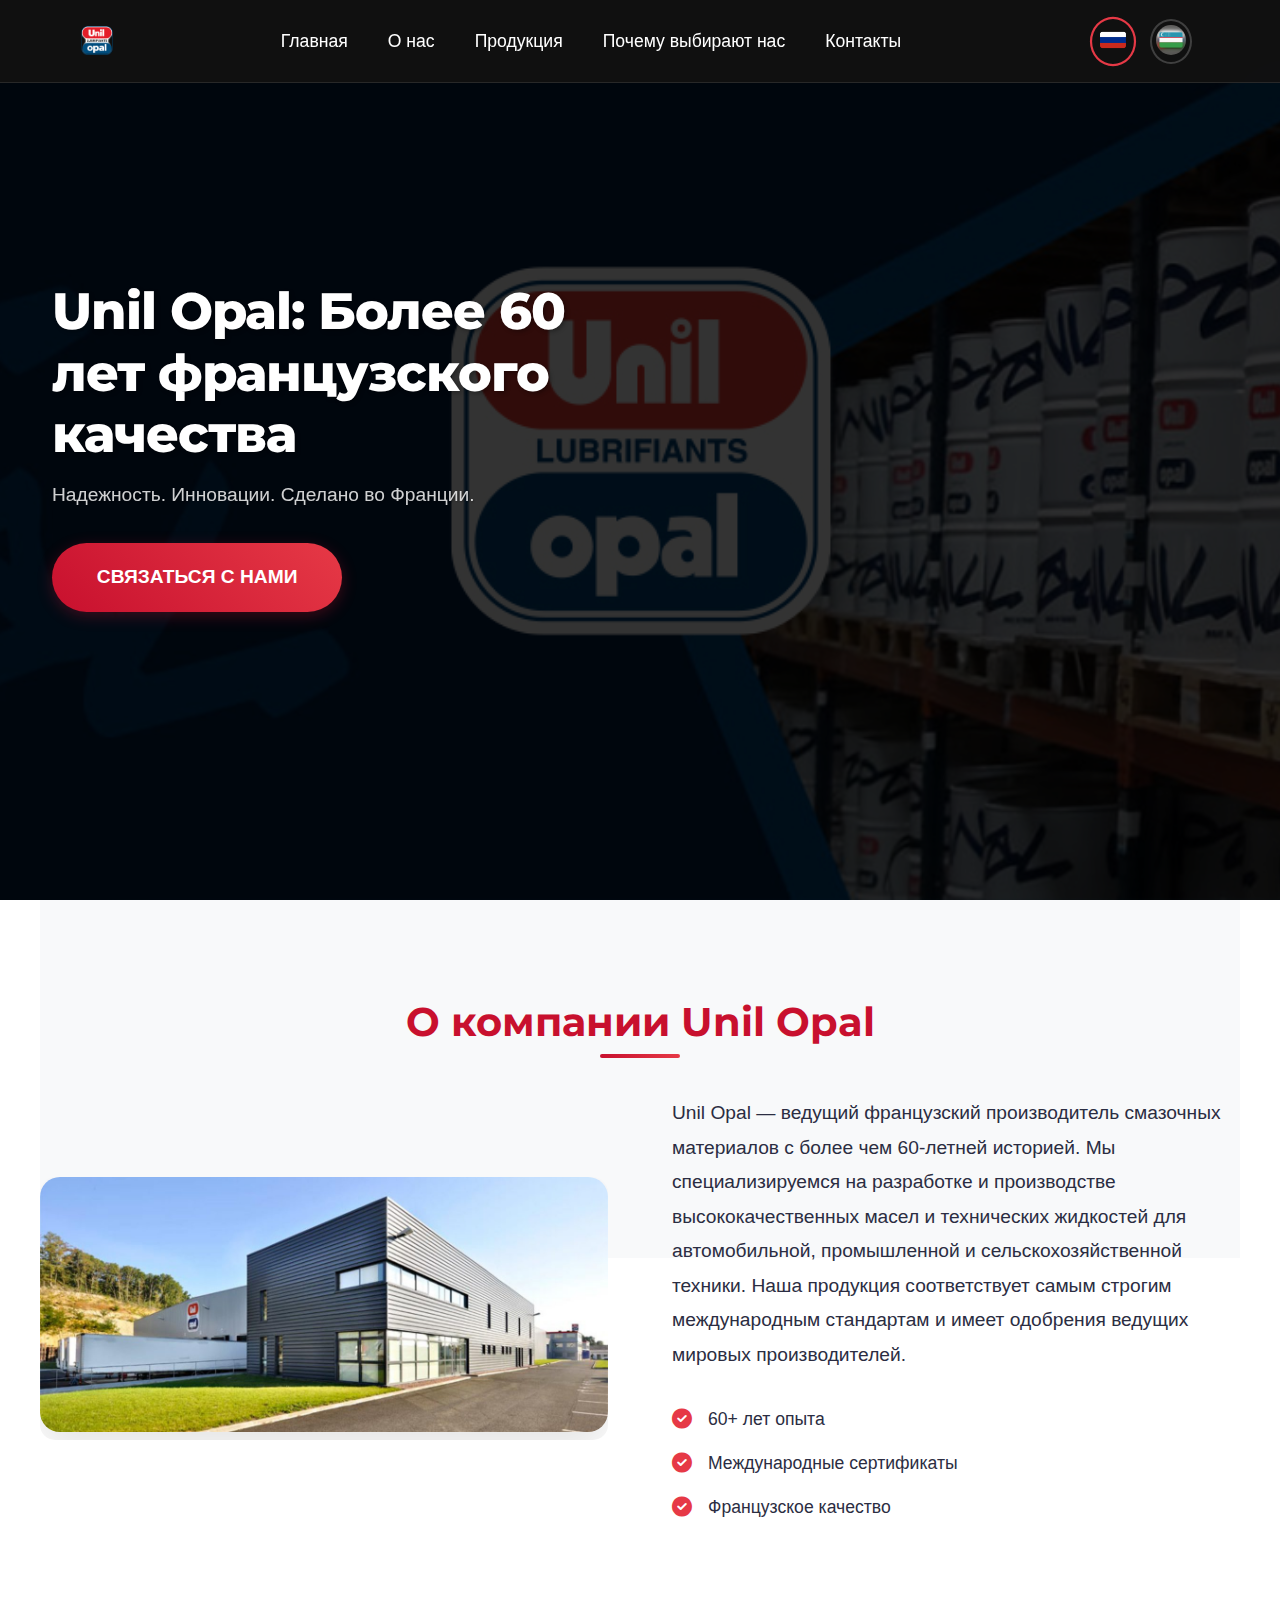
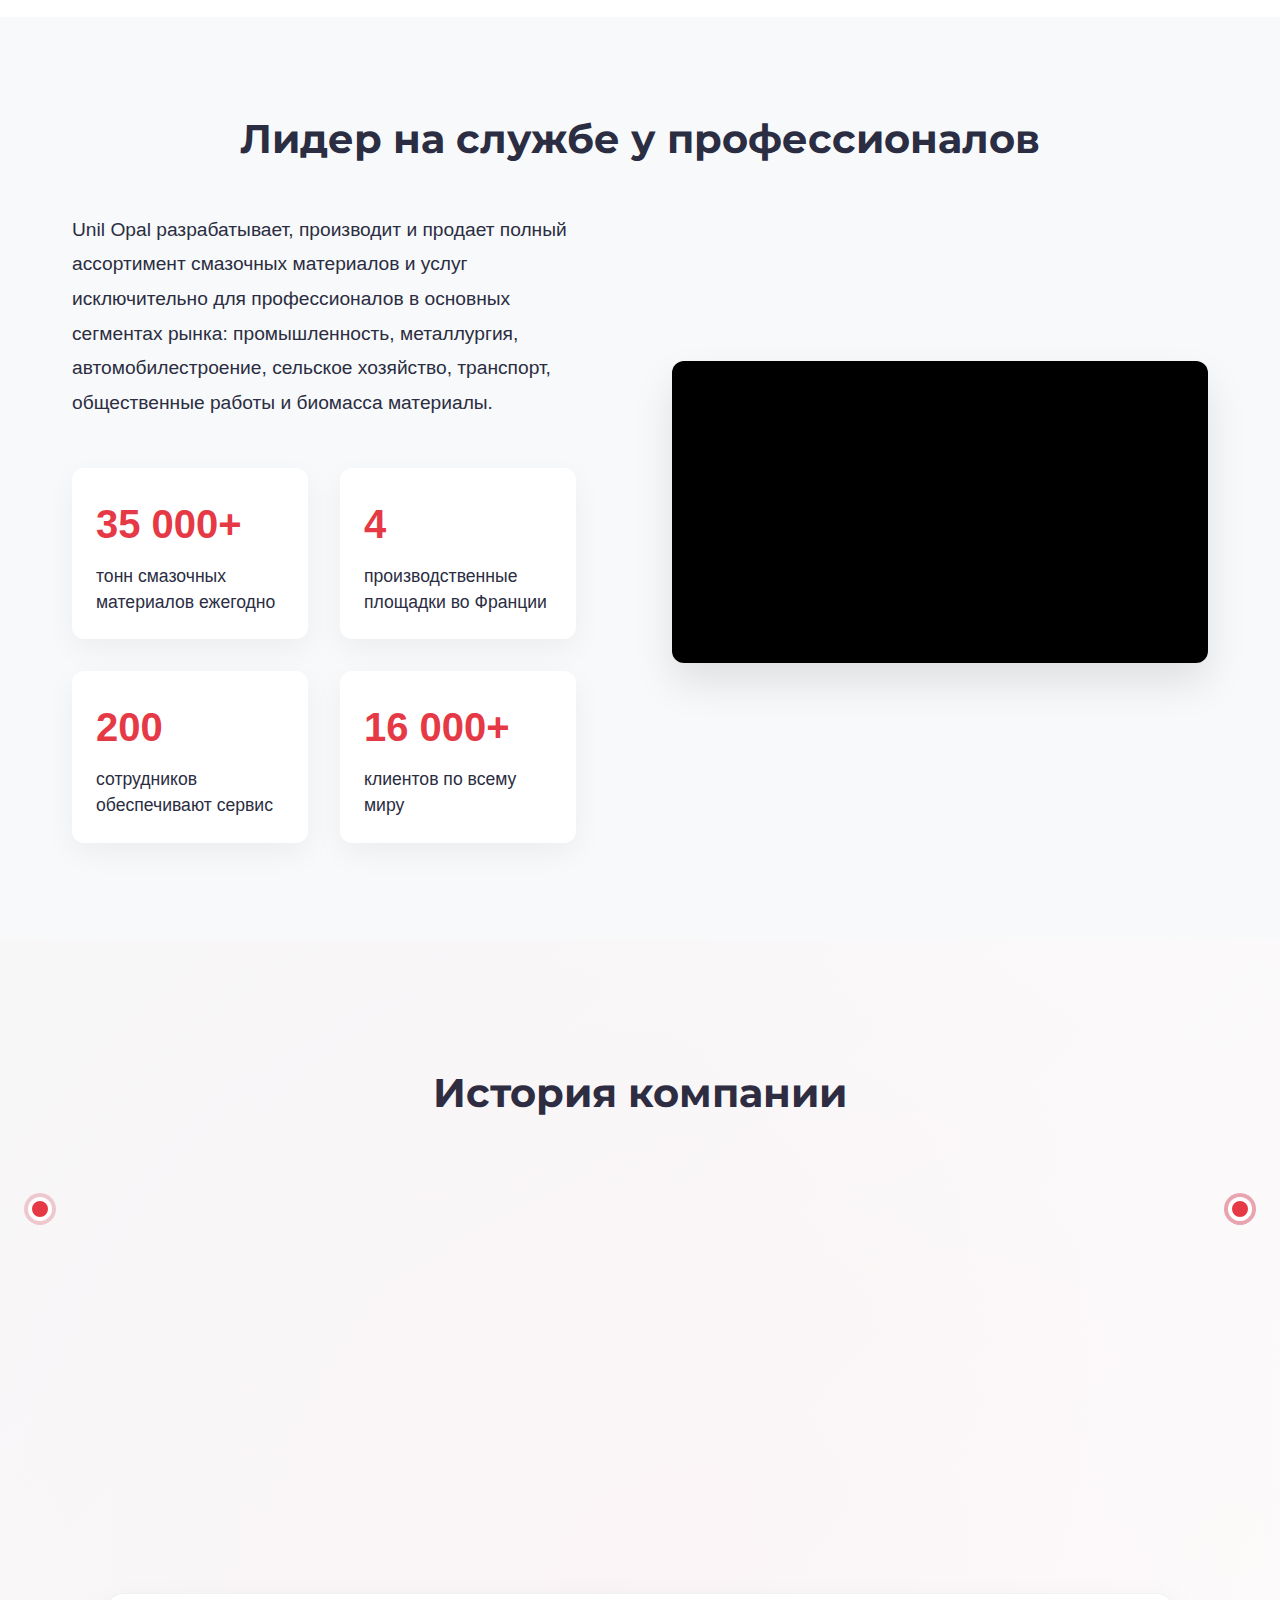
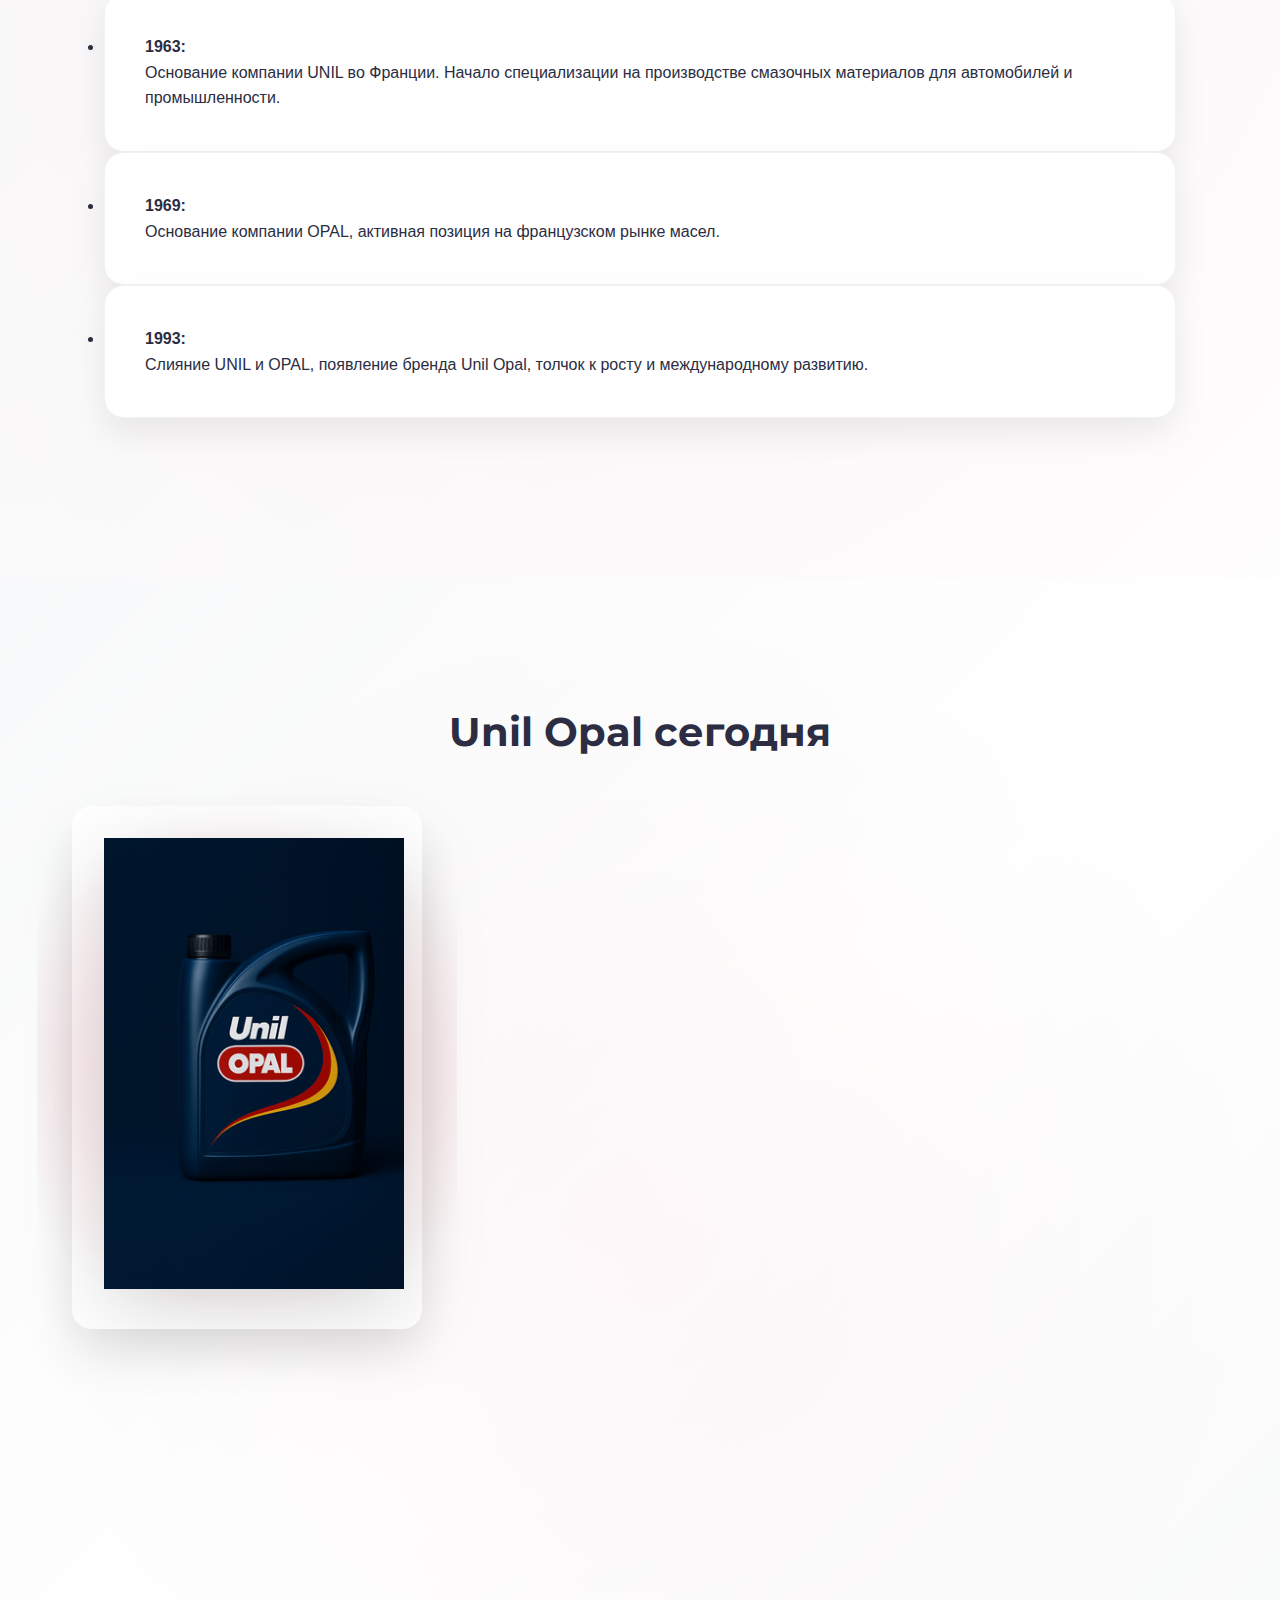
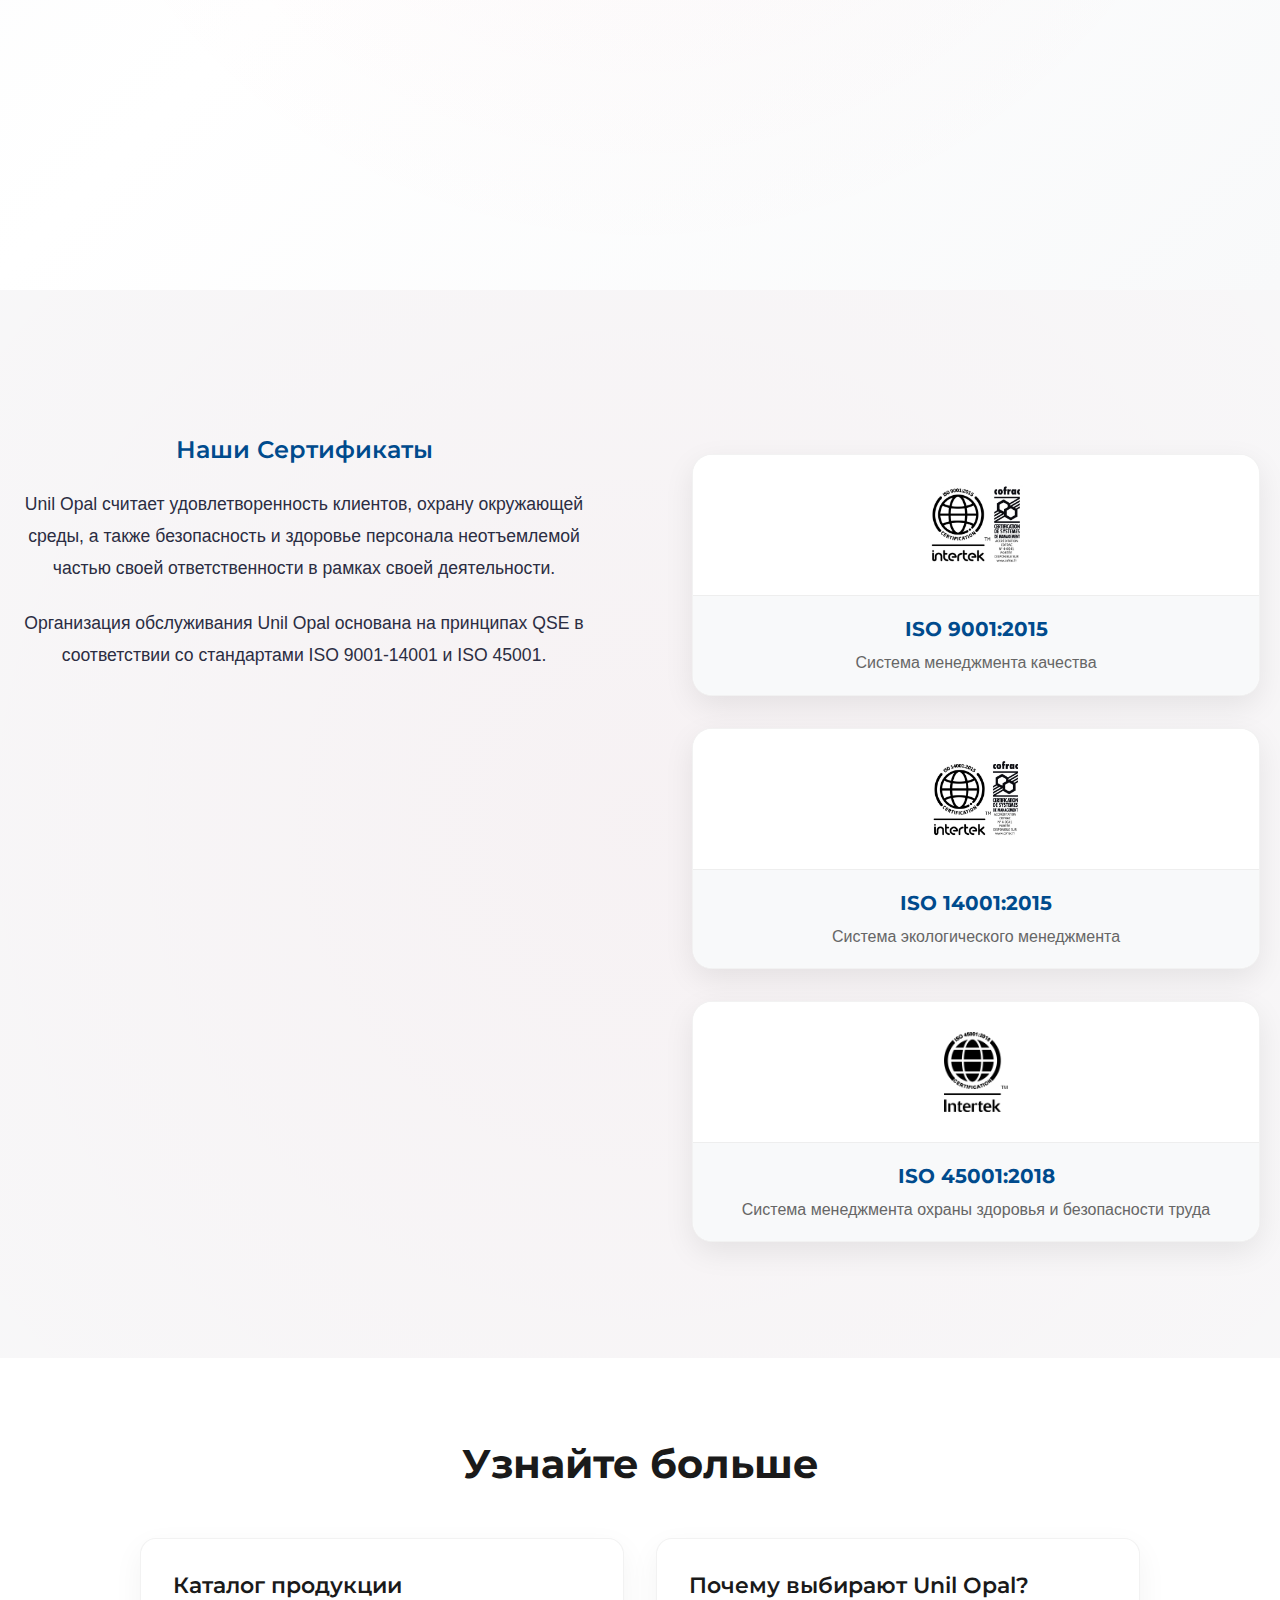
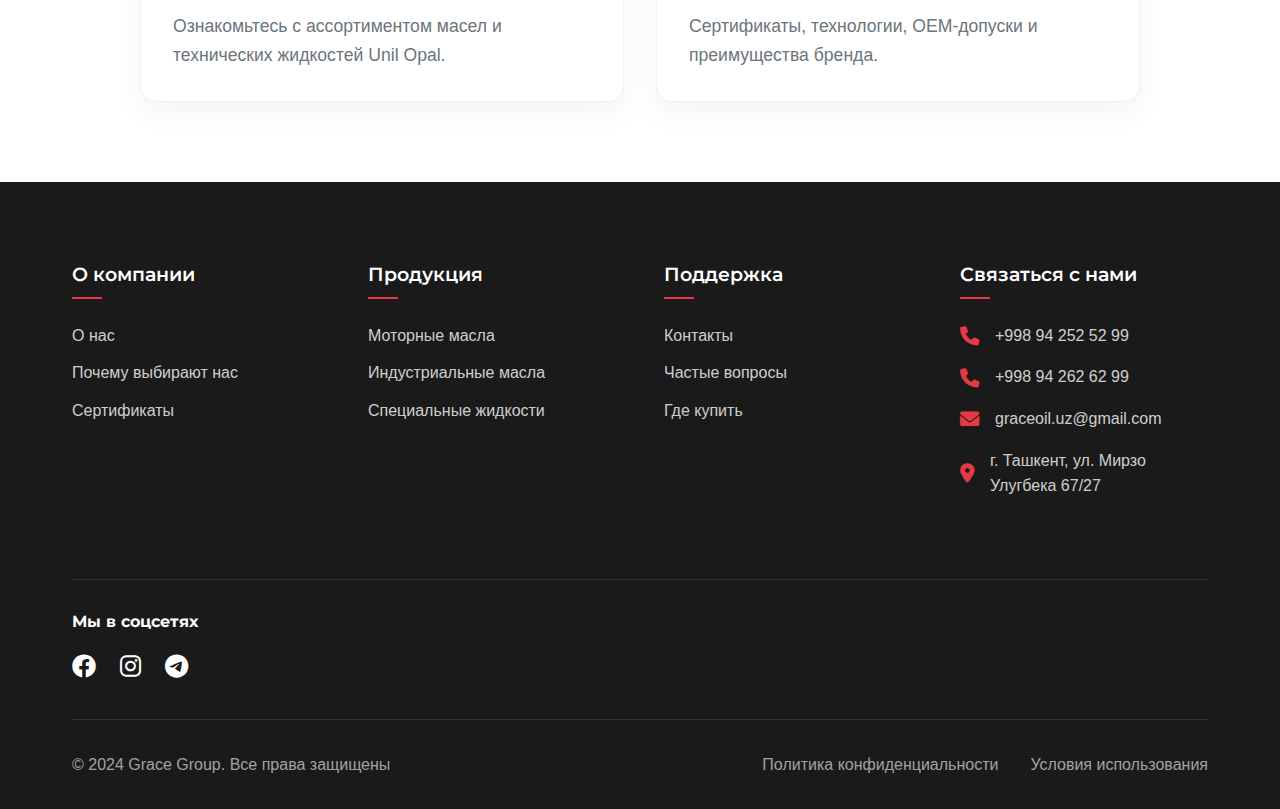
<file: index.html>
<!DOCTYPE html>
<html lang="ru">
<!-- Document Head -->
<head>
    <!-- Meta Tags for SEO and Social Media -->
    <meta charset="UTF-8">
    <meta name="viewport" content="width=device-width, initial-scale=1">
    <title data-lang-key="meta_title">Unil Opal — Французские смазочные материалы в Узбекистане</title>
    <meta name="description" data-lang-key="meta_description" content="Официальный сайт Unil Opal в Узбекистане. Премиальные масла и смазочные материалы для автомобилей, транспорта и промышленности.">
    <meta name="keywords" content="Unil Opal, unil-opal.uz, масла, смазочные материалы, Uzbekistan, motor oil, lubricant">
    <meta name="robots" content="index, follow">
    <meta property="og:title" data-lang-key="og_title" content="Unil Opal — Французские Материалы">
    <meta property="og:description" data-lang-key="og_description" content="Официальный сайт Unil Opal. Моторные масла, технические жидкости, международные сертификаты и премиум-качества.">
    <meta property="og:image" content="images/unilopal-logo.png">
    <meta property="og:url" content="https://unil-opal.uz/">
    <meta property="og:type" content="website">
    <!-- Twitter Card -->
    <meta name="twitter:card" content="summary_large_image">
    <meta name="twitter:title" content="Unil Opal — Французские смазочные материалы в Узбекистане">
    <meta name="twitter:description" content="Официальный сайт Unil Opal в Узбекистане. Премиальные масла и смазочные материалы для автомобилей, транспорта и промышленности.">
    <meta name="twitter:image" content="images/unilopal-logo.png">
    <link rel="canonical" href="https://unil-opal.uz/">
    <link rel="alternate" hreflang="ru" href="https://unil-opal.uz/" />
    <link rel="alternate" hreflang="uz" href="https://unil-opal.uz/uz/" />
    <link rel="icon" href="images/favicon.ico" type="image/x-icon">
    <!-- Font Awesome for icons -->
    <link rel="stylesheet" href="https://cdnjs.cloudflare.com/ajax/libs/font-awesome/6.0.0/css/all.min.css">
    <!-- Preconnect for performance -->
    <link rel="preconnect" href="https://fonts.gstatic.com">
    <link rel="preconnect" href="https://cdnjs.cloudflare.com">
    <!-- Stylesheets -->
    <link rel="stylesheet" href="styles/index.css">
    <link href="https://fonts.googleapis.com/css2?family=Montserrat:wght@400;600;800&display=swap" rel="stylesheet">
    <link rel="stylesheet" href="css/main.css">
    <!-- Structured Data -->
    <script type="application/ld+json">
    {
      "@context": "https://schema.org",
      "@type": "Organization",
      "name": "Unil Opal Uzbekistan",
      "url": "https://unil-opal.uz/",
      "logo": "https://unil-opal.uz/images/unilopal-logo.png",
      "contactPoint": [{
        "@type": "ContactPoint",
        "telephone": "+998942525299",
        "contactType": "customer service",
        "areaServed": "UZ"
      }],
      "sameAs": [
        "https://facebook.com/unilopaluz",
        "https://instagram.com/unilopal.uz",
        "https://t.me/unilopaluz"
      ]
    }
    </script>
</head>

<body>
    <!-- Main Header with Navigation -->
<header class="main-header">
  <div class="container header-content">
    <!-- Mobile Menu Toggle (move before logo) -->
    <button class="mobile-menu-toggle" id="mobileMenuToggle" aria-label="Open menu">
      <span></span>
      <span></span>
      <span></span>
    </button>
    <!-- Logo -->
    <a href="index.html" class="logo">
      <img src="images/unilopal-logo.png" alt="Unil Opal Logo" width="120" height="40">
    </a>
    

    <!-- Navigation -->
    <nav class="main-nav" id="mainNav">
      <ul>
        <li><a href="index.html" data-lang-key="nav_home">Главная</a></li>
        <li><a href="about-us.html" data-lang-key="nav_about_us">О нас</a></li>
        <li><a href="products.html" data-lang-key="nav_products">Продукция</a></li>
        <li><a href="why-choose-us.html" data-lang-key="nav_why_choose_us">Почему выбирают нас</a></li>
        <li><a href="contact.html" data-lang-key="nav_contact">Контакты</a></li>
      </ul>
    </nav>

    <!-- Language Switcher -->
    <div class="language-switcher">
        <button id="lang-ru" class="lang-button active" data-lang="ru">
            <img src="images/rus.png" alt="Русский">
        </button>
        <button id="lang-uz" class="lang-button" data-lang="uz">
            <img src="images/uzb.png" alt="O'zbekcha">
        </button>
        <span class="lang-label" style="display:block;font-size:12px;color:#fff;margin-top:2px;"></span>
    </div>
  </div>
</header>

    <!-- Main Content -->
    <main>
        <!-- Hero Section -->
        <section class="hero-section">
            <div class="hero-bg" style="background-image: url('images/banniere.jpg')"></div>
            <div class="container hero-content">
                <h1 data-lang-key="hero_heading">Unil Opal: Более 60 лет французского качества</h1>
                <p data-lang-key="hero_subheading">Надежность. Инновации. Сделано во Франции.</p>
                <a href="contact.html" class="primary-btn" data-lang-key="hero_cta">Связаться с нами</a>
            </div>
        </section>

        <!-- About Us Section -->
        <section class="about-us-section container">
            <h2 data-lang-key="about_title">О компании Unil Opal</h2>
            <div class="about-content">
                <div class="about-image">
                    <img src="images/company.jpg" alt="О компании Unil Опал" loading="lazy">
                </div>
                <div class="about-text">
                    <p class="about-description" data-lang-key="about_text_full_paragraph">
                        Unil Opal — ведущий французский производитель смазочных материалов с более чем 60-летней историей. Мы специализируемся на разработке и производстве высококачественных масел и технических жидкостей для автомобильной, промышленной и сельскохозяйственной техники. Наша продукция соответствует самым строгим международным стандартам и имеет одобрения ведущих мировых производителей.
                    </p>
                    <div class="about-highlights">
                        <div class="highlight-item">
                            <i class="fas fa-check-circle"></i>
                            <span data-lang-key="about_highlight_1">60+ лет опыта</span>
                        </div>
                        <div class="highlight-item">
                            <i class="fas fa-check-circle"></i>
                            <span data-lang-key="about_highlight_2">Международные сертификаты</span>
                        </div>
                        <div class="highlight-item">
                            <i class="fas fa-check-circle"></i>
                            <span data-lang-key="about_highlight_3">Французское качество</span>
                        </div>
                    </div>
                </div>
            </div>
        </section>

        <!-- Leader Section -->
        <section class="leader-section">
    <div class="container">
        <h2 class="section-title" data-lang-key="leader_title">Лидер на службе у профессионалов</h2>
        
        <div class="leader-content">
            <div class="leader-text">
                <p class="leader-description" data-lang-key="leader_main_text">
                    Unil Opal разрабатывает, производит и продает полный ассортимент смазочных материалов и услуг исключительно для профессионалов в основных сегментах рынка: промышленность, металлургия, автомобилестроение, сельское хозяйство, транспорт, общественные работы и биомасса материалы.
                </p>
                
                <div class="leader-stats">
                    <div class="stat-item">
                        <span class="stat-number">35 000+</span>
                        <span class="stat-text" data-lang-key="leader_stats_tons">тонн смазочных материалов ежегодно</span>
                    </div>
                    <div class="stat-item">
                        <span class="stat-number">4</span>
                        <span class="stat-text" data-lang-key="leader_stats_facilities">производственные площадки во Франции</span>
                    </div>
                    <div class="stat-item">
                        <span class="stat-number">200</span>
                        <span class="stat-text" data-lang-key="leader_stats_employees">сотрудников обеспечивают сервис</span>
                    </div>
                    <div class="stat-item">
                        <span class="stat-number">16 000+</span>
                        <span class="stat-text" data-lang-key="leader_stats_clients">клиентов по всему миру</span>
                    </div>
                </div>
            </div>
            
            <div class="leader-media">
                <div class="leader-video-wrapper">
                    <iframe 
                        width="560" 
                        height="315" 
                        src="https://www.youtube.com/embed/6sVY2DHdtAo" 
                        title="Unil Opal Corporate Video" 
                        frameborder="0" 
                        allow="accelerometer; autoplay; clipboard-write; encrypted-media; gyroscope; picture-in-picture" 
                        allowfullscreen
                        loading="lazy">
                    </iframe>
                </div>
            </div>
        </div>
    </div>
</section>

        <!-- Company Timeline Section -->
        <section class="timeline-section">
    <div class="container">
        <h2 class="section-title" data-lang-key="timeline_title">История компании</h2>
        <div class="timeline-container">
            <div class="timeline-header">
                <img src="images/aboutus1.png" alt="История Unil Opal" loading="lazy">
            </div>
            <ul class="timeline-list">
                <li class="timeline-item">
                    <div class="timeline-dot"></div>
                    <div class="timeline-content">
                        <strong data-lang-key="timeline_year_1963">1963:</strong>
                        <p data-lang-key="timeline_desc_1963">Основание компании UNIL во Франции. Начало специализации на производстве смазочных материалов для автомобилей и промышленности.</p>
                    </div>
                </li>
                <li class="timeline-item">
                    <div class="timeline-dot"></div>
                    <div class="timeline-content">
                        <strong data-lang-key="timeline_year_1969">1969:</strong>
                        <p data-lang-key="timeline_desc_1969">Основание компании OPAL, активная позиция на французском рынке масел.</p>
                    </div>
                </li>
                <li class="timeline-item">
                    <div class="timeline-dot"></div>
                    <div class="timeline-content">
                        <strong data-lang-key="timeline_year_1993">1993:</strong>
                        <p data-lang-key="timeline_desc_1993">Слияние UNIL и OPAL, появление бренда Unil Opal, толчок к росту и международному развитию.</p>
                    </div>
                </li>
            </ul>
        </div>
    </div>
</section>

        <!-- Unil Opal Today Section -->
        <section class="today-section">
            <div class="container">
                <h2 class="section-title" data-lang-key="today_title">Unil Opal сегодня</h2>
                <div class="today-content">
                    <div class="today-logo-wrapper">
                        <div class="logo-container">
                            <img src="images/opal.png" alt="Unil Opal Today" class="company-logo">
                            <div class="logo-glow"></div>
                        </div>
                    </div>
                    <div class="today-features">
                        <ul class="features-list">
                            <li class="feature-item">
                                <span class="feature-icon"><i class="fas fa-industry"></i></span>
                                <span class="feature-text" data-lang-key="today_feature_1">100% французское производство</span>
                            </li>
                            <li class="feature-item">
                                <span class="feature-icon"><i class="fas fa-flask"></i></span>
                                <span class="feature-text" data-lang-key="today_feature_2">Собственные лаборатории R&D и постоянные инновации</span>
                            </li>
                            <li class="feature-item">
                                <span class="feature-icon"><i class="fas fa-oil-can"></i></span>
                                <span class="feature-text" data-lang-key="today_feature_3">5000+ видов продукции для автомобилей, мотоциклов, сельского хозяйства, транспорта и промышленности</span>
                            </li>
                            <li class="feature-item">
                                <span class="feature-icon"><i class="fas fa-globe"></i></span>
                                <span class="feature-text" data-lang-key="today_feature_4">Экспорт в более чем 60 стран мира</span>
                            </li>
                            <li class="feature-item">
                                <span class="feature-icon"><i class="fas fa-certificate"></i></span>
                                <span class="feature-text" data-lang-key="today_feature_5">Сертификаты и официальные допуски от Mercedes-Benz, Renault, MAN, Volvo, PSA и других производителей</span>
                            </li>
                            <li class="feature-item">
                                <span class="feature-icon"><i class="fas fa-leaf"></i></span>
                                <span class="feature-text" data-lang-key="today_feature_6">Экологические формулы и вклад в устойчивое развитие</span>
                            </li>
                            <li class="feature-item">
                                <span class="feature-icon"><i class="fas fa-gas-pump"></i></span>
                                <span class="feature-text" data-lang-key="today_feature_7">Fuel Economy – снижение расхода топлива</span>
                            </li>
                            <li class="feature-item">
                                <span class="feature-icon"><i class="fas fa-star"></i></span>
                                <span class="feature-text" data-lang-key="today_feature_8">Премиум-масло по цене стандартного</span>
                            </li>
                        </ul>
                    </div>
                </div>
            </div>
        </section>

    <!-- Certification Section -->
    <section class="certification-section">
    <div class="certification-content">
        <div class="certification-text">
            <h3 class="cert-subtitle" data-lang-key="cert_title">Наши Сертификаты</h3>
            <p data-lang-key="cert_desc_1">Unil Opal считает удовлетворенность клиентов, охрану окружающей среды, а также безопасность и здоровье персонала неотъемлемой частью своей ответственности в рамках своей деятельности.</p>
            <p data-lang-key="cert_desc_2">Организация обслуживания Unil Opal основана на принципах QSE в соответствии со стандартами ISO 9001-14001 и ISO 45001.</p>
        </div>
        <div class="certification-grid">
            <div class="cert-item">
                <div class="cert-image">
                    <img class="cert-img" src="images/iso-9001-2015-cofrac-black-600x503.jpg" alt="ISO 9001:2015" data-lang-key="cert_iso9001_alt">
                </div>
                <div class="cert-info">
                    <h4>ISO 9001:2015</h4>
                    <p data-lang-key="cert_iso9001_desc">Система менеджмента качества</p>
                </div>
            </div>

            <div class="cert-item">
                <div class="cert-image">
                    <img class="cert-img" src="images/iso-14001-2015-cofrac-black-600x536.jpg" alt="ISO 14001:2015" data-lang-key="cert_iso14001_alt">
                </div>
                <div class="cert-info">
                    <h4>ISO 14001:2015</h4>
                    <p data-lang-key="cert_iso14001_desc">Система экологического менеджмента</p>
                </div>
            </div>

            <div class="cert-item">
                <div class="cert-image">
                    <img class="cert-img" src="images/iso-45001-2018-bw-600x746.png" alt="ISO 45001:2018" data-lang-key="cert_iso45001_alt">
                </div>
                <div class="cert-info">
                    <h4>ISO 45001:2018</h4>
                    <p data-lang-key="cert_iso45001_desc">Система менеджмента охраны здоровья и безопасности труда</p>
                </div>
            </div>
        </div>
    </div>
</section>

        <!-- Quick Links Section -->
        <section class="main-links-section container">
            <h2 data-lang-key="main_links_title">Узнайте больше</h2>
            <div class="main-links-grid">
                <!-- Main Navigation Cards -->
                <a href="products.html" class="main-link-card">
                    <h3 data-lang-key="main_link_products">Каталог продукции</h3>
                    <p data-lang-key="main_link_products_desc">Ознакомьтесь с ассортиментом масел и технических жидкостей Unil Opal.</p>
                </a>
                <a href="why-choose-us.html" class="main-link-card">
                    <h3 data-lang-key="main_link_whyus">Почему выбирают Unil Opal?</h3>
                    <p data-lang-key="main_link_whyus_desc">Сертификаты, технологии, OEM-допуски и преимущества бренда.</p>
                </a>
            </div>
        </section>
    </main>

    <!-- Footer Section -->
    <footer class="main-footer">
        <div class="container footer-content">
            <!-- Footer Navigation -->
            <div class="footer-nav-grid">
                <!-- Company Info -->
                <div class="footer-col">
                    <h4 data-lang-key="footer_company">О компании</h4>
                    <ul>
                        <li><a href="about-us.html" data-lang-key="footer_about">О нас</a></li>
                        <li><a href="why-choose-us.html" data-lang-key="footer_why_choose">Почему выбирают нас</a></li>
                        <li><a href="certificates.html" data-lang-key="footer_certificates">Сертификаты</a></li>
                    </ul>
                </div>

                <!-- Products -->
                <div class="footer-col">
                    <h4 data-lang-key="footer_products">Продукция</h4>
                    <ul>
                        <li><a href="products.html#motor-oils" data-lang-key="footer_motor_oils">Моторные масла</a></li>
                        <li><a href="products.html#industrial" data-lang-key="footer_industrial">Индустриальные масла</a></li>
                        <li><a href="products.html#special" data-lang-key="footer_special">Специальные жидкости</a></li>
                    </ul>
                </div>

                <!-- Support -->
                <div class="footer-col">
                    <h4 data-lang-key="footer_support">Поддержка</h4>
                    <ul>
                        <li><a href="contact.html" data-lang-key="footer_contact">Контакты</a></li>
                        <li><a href="faq.html" data-lang-key="footer_faq">Частые вопросы</a></li>
                        <li><a href="where-to-buy.html" data-lang-key="footer_where_to_buy">Где купить</a></li>
                    </ul>
                </div>

                <!-- Contact Info -->
                <div class="footer-col contact-info">
                    <h4 data-lang-key="footer_contact_us">Связаться с нами</h4>
                    <p><i class="fas fa-phone"></i> +998 94 252 52 99</p>
                    <p><i class="fas fa-phone"></i> +998 94 262 62 99</p>
                    <p><i class="fas fa-envelope"></i> graceoil.uz@gmail.com</p>
                    <p><i class="fas fa-map-marker-alt"></i> <span data-lang-key="footer_address">г. Ташкент, ул. Мирзо Улугбека 67/27</span></p>
                </div>
            </div>

            <!-- Social Media Links -->
            <div class="social-links">
                <h4 data-lang-key="footer_social">Мы в соцсетях</h4>
                <div class="social-icons">
                    <a href="https://facebook.com/unilopaluz" target="_blank" rel="noopener" aria-label="Facebook">
                        <i class="fab fa-facebook"></i>
                    </a>
                    <a href="https://instagram.com/unilopal.uz" target="_blank" rel="noopener" aria-label="Instagram">
                        <i class="fab fa-instagram"></i>
                    </a>
                    <a href="https://t.me/unilopaluz" target="_blank" rel="noopener" aria-label="Telegram">
                        <i class="fab fa-telegram"></i>
                    </a>
                </div>
            </div>

            <!-- Bottom Footer -->
            <div class="footer-bottom">
                <p>© 2024 <span data-lang-key="footer_copyright_text">Grace Group. Все права защищены</span></p>
                <div class="footer-links">
                    <a href="privacy-policy.html" data-lang-key="footer_privacy">Политика конфиденциальности</a>
                    <a href="terms-of-service.html" data-lang-key="footer_terms">Условия использования</a>
                </div>
            </div>
        </div>
    </footer>

<!-- Google Analytics -->
<script async src="https://www.googletagmanager.com/gtag/js?id=G-XXXXXXXXXX"></script>
<script>
  window.dataLayer = window.dataLayer || [];
  function gtag(){dataLayer.push(arguments);}
  gtag('js', new Date());
  gtag('config', 'G-XXXXXXXXXX');
</script>

<!-- Yandex.Metrika counter -->
<script type="text/javascript" >
    (function(m,e,t,r,i,k,a){m[i]=m[i]||function(){(m[i].a=m[i].a||[]).push(arguments)};
    m[i].l=1*new Date();
    k=e.createElement(t),a=e.getElementsByTagName(t)[0],k.async=1,k.src=r,a.parentNode.insertBefore(k,a)})
    (window, document, "script", "https://mc.yandex.ru/metrika/tag.js", "ym");

    ym(XXXXXXXXX, "init", {
        clickmap:true,
        trackLinks:true,
        accurateTrackBounce:true,
        webvisor:true
    });
</script>
<noscript><div><img src="https://mc.yandex.ru/watch/XXXXXXXXX" style="position:absolute; left:-9999px;" alt="" /></div></noscript>
<!-- /Yandex.Metrika counter -->

<!-- Scripts -->
<script type="module" src="js/script.js"></script>
</body>
</html>
</file>
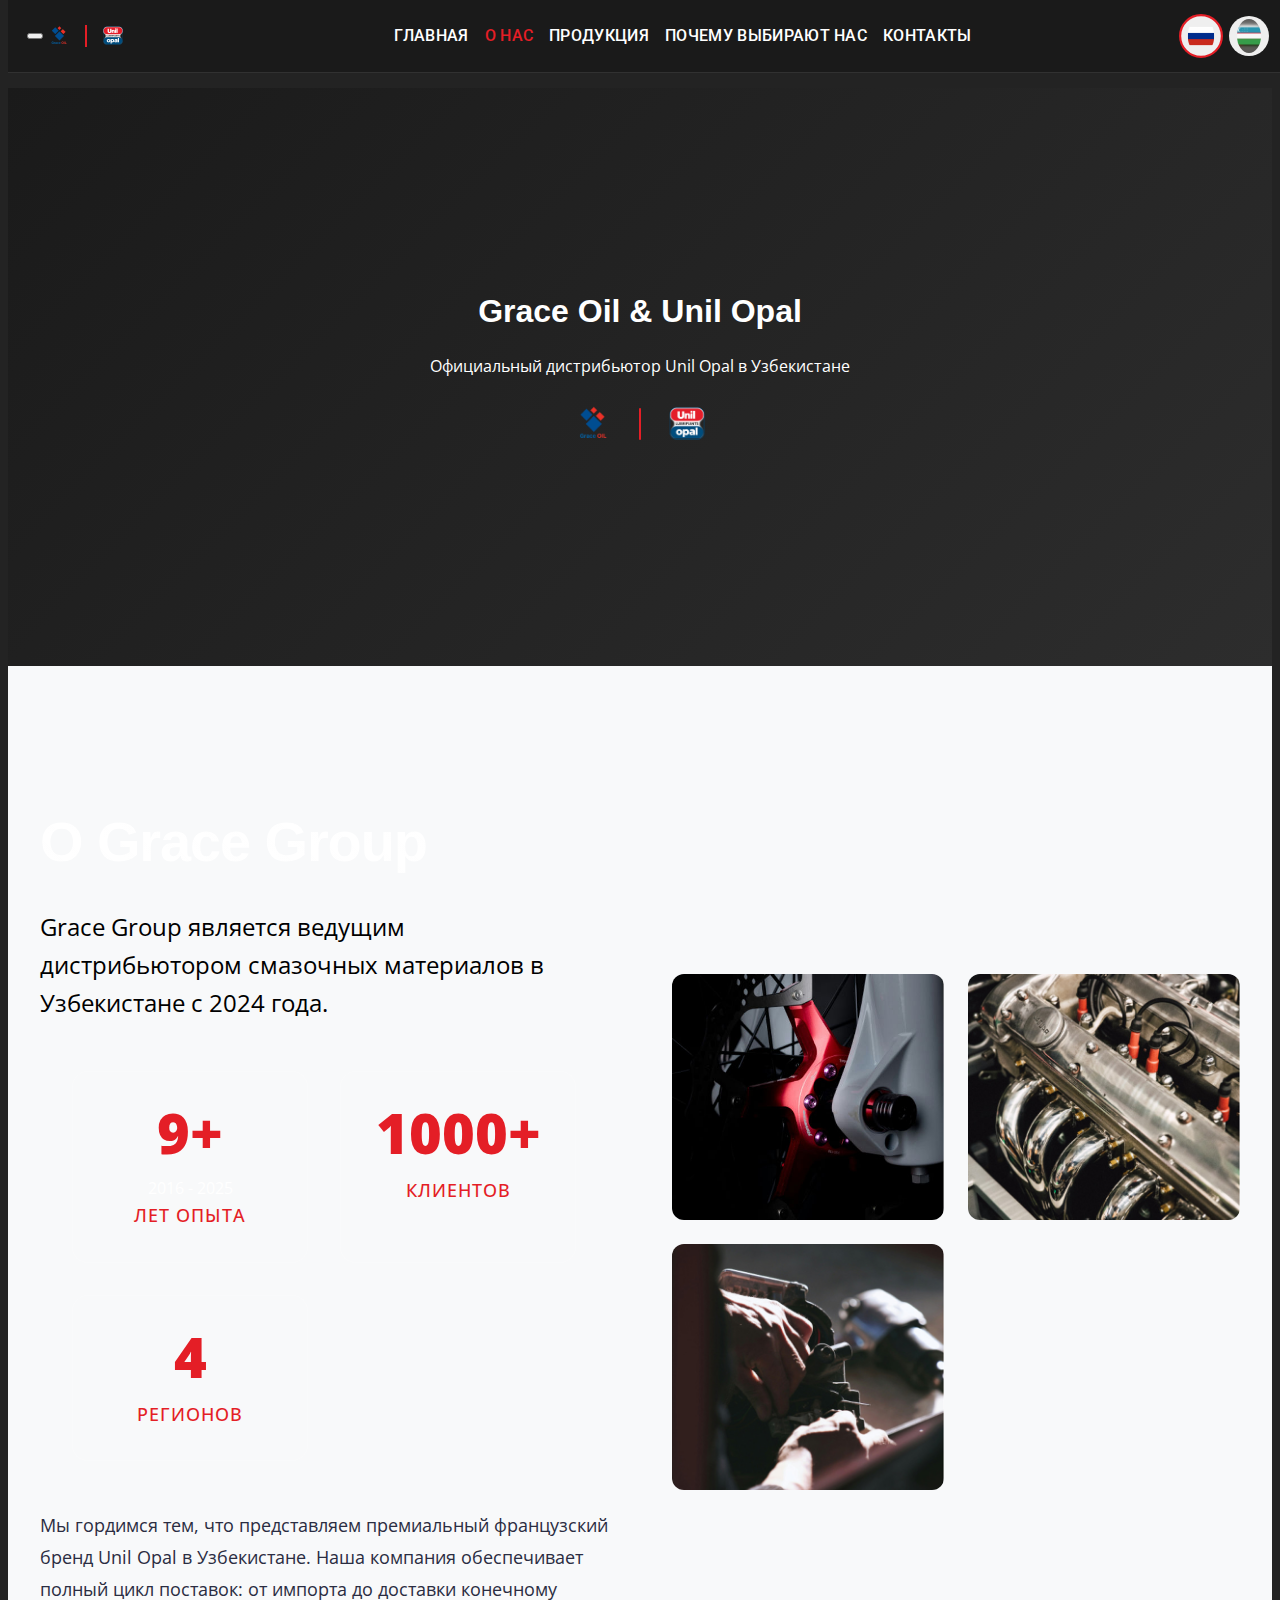
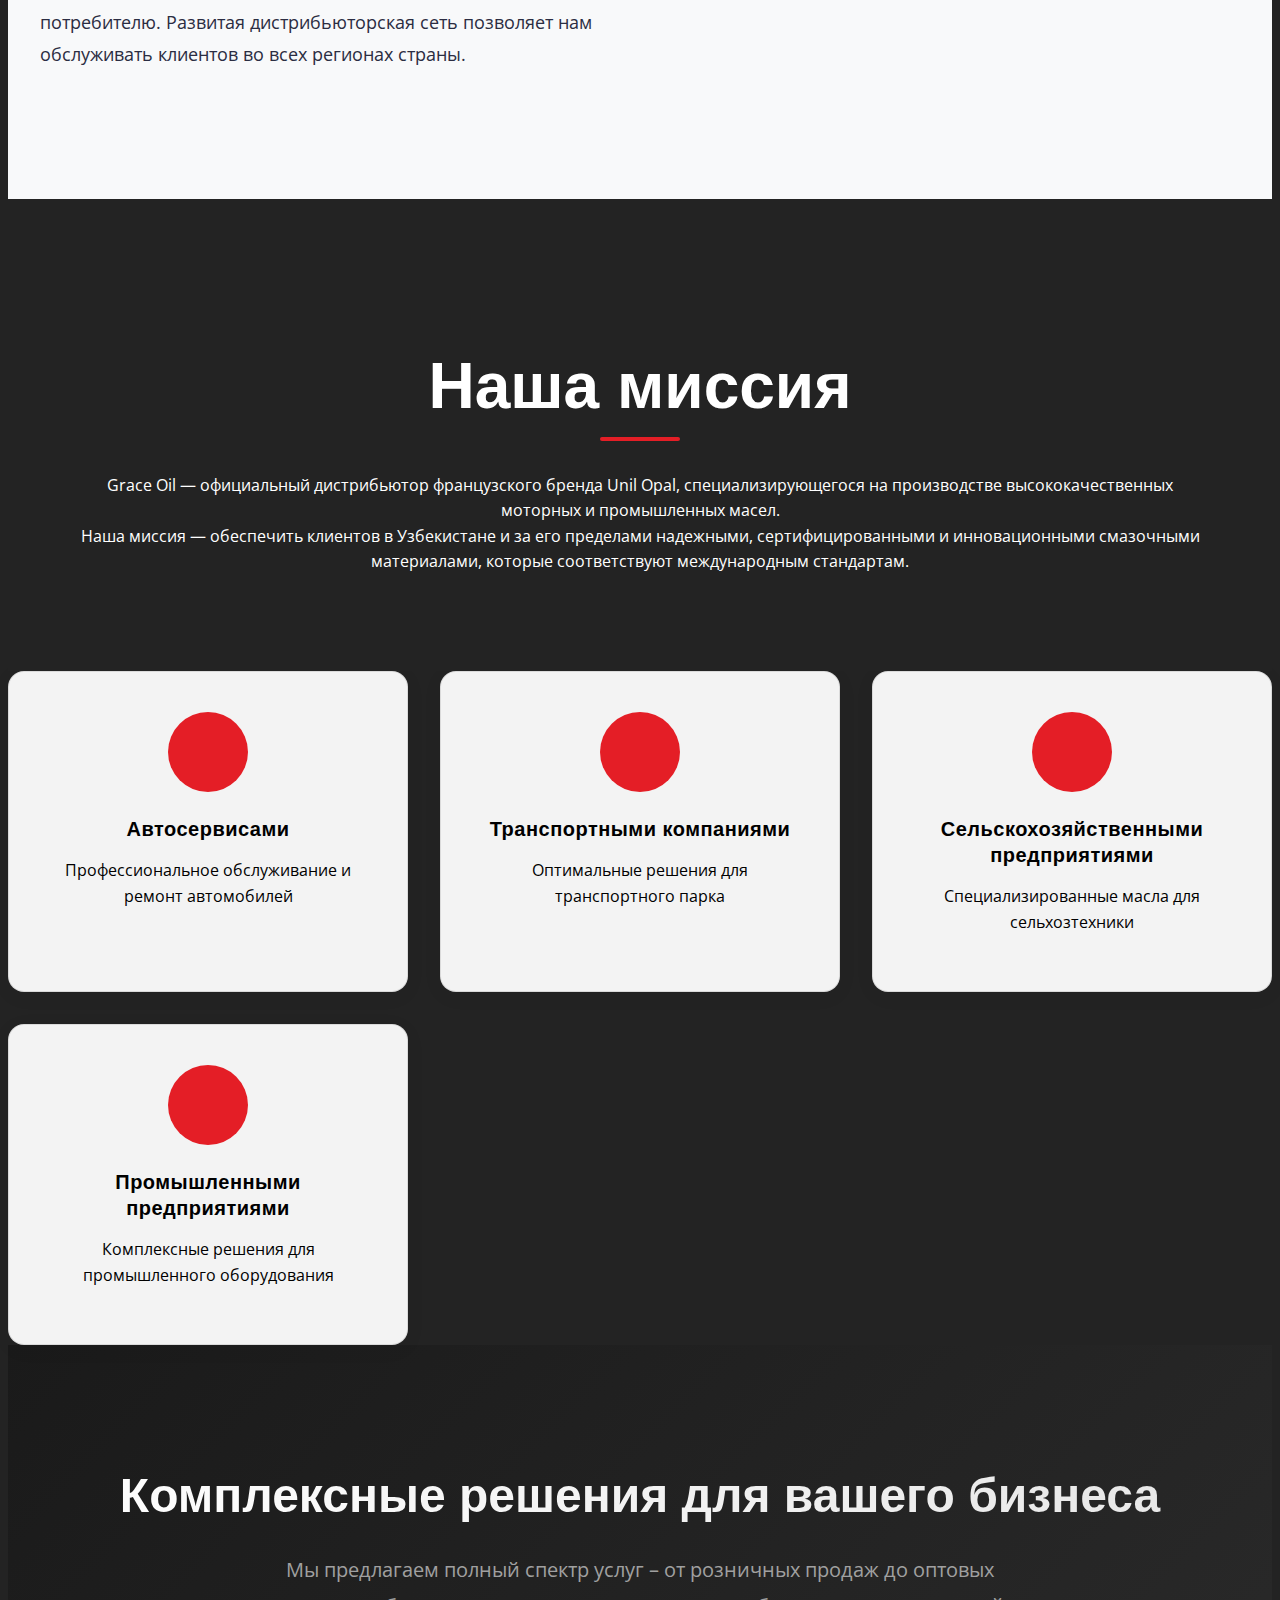
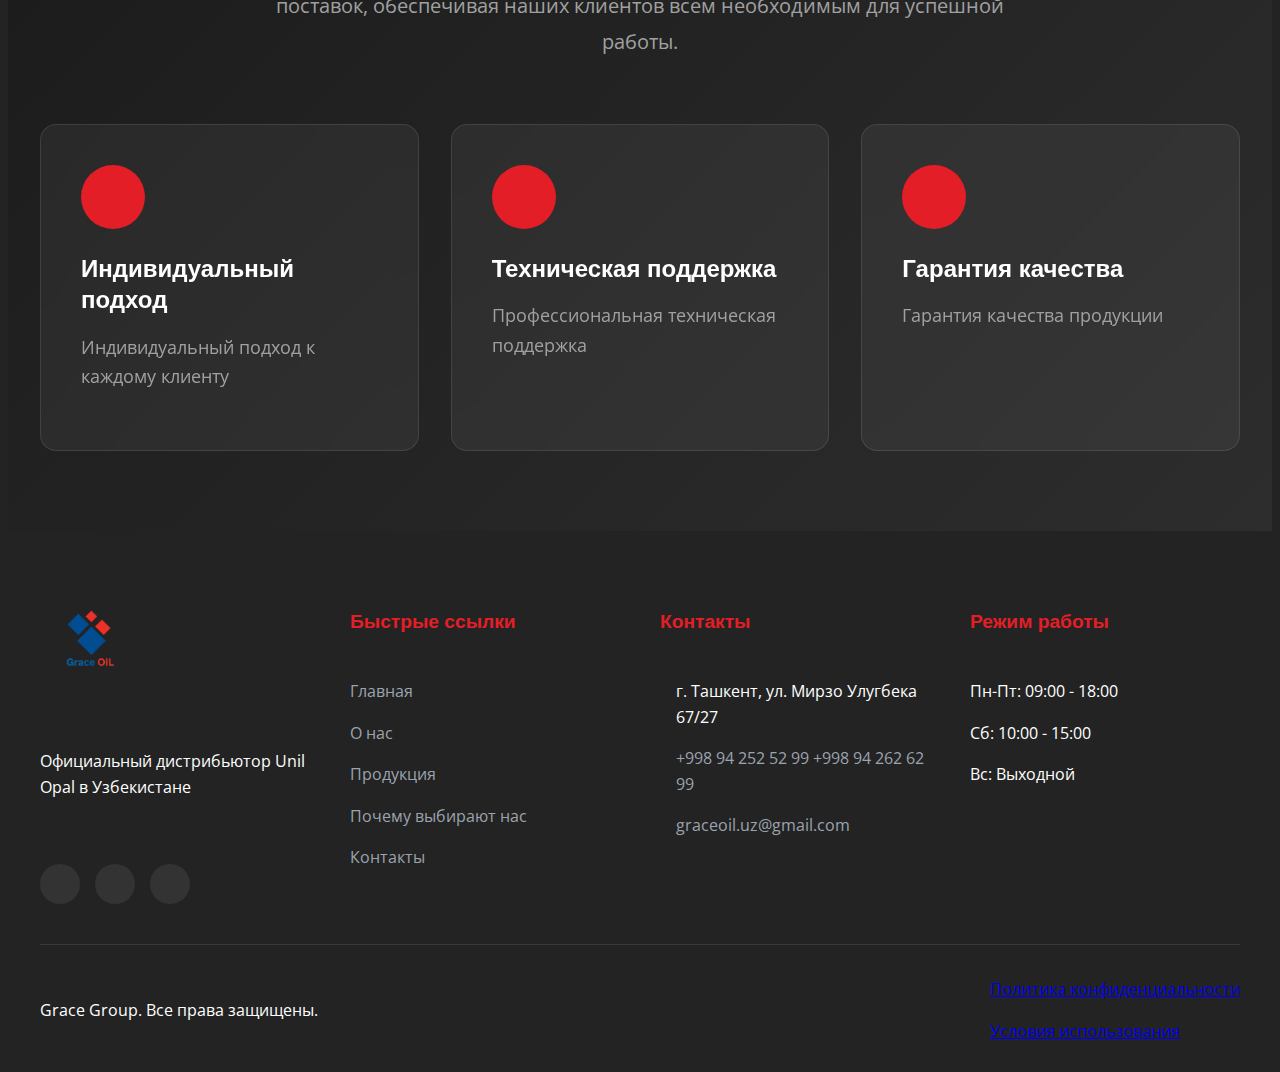
<file: about-us.html>
<!DOCTYPE html>
<html lang="ru">
<head>
    <meta charset="UTF-8">
    <meta name="viewport" content="width=device-width, initial-scale=1">
    <title data-lang-key="about_page_title">О нас - Grace Oil & Unil Opal</title>
    <meta name="description" data-lang-key="about_meta_desc" content="Grace Oil — официальный дистрибьютор Unil Opal в Узбекистане. Наша миссия, видение и ценности.">
    <meta property="og:title" data-lang-key="about_og_title" content="О нас - Grace Oil & Unil Opal">
    <meta property="og:description" data-lang-key="about_og_desc" content="Официальный дистрибьютор французских смазочных материалов Unil Opal.">
    <meta property="og:image" content="images/unilopal-logo.png">
    <link rel="canonical" href="https://unil-opal.uz/about-us.html">
    
    <!-- Fonts and Styles -->
    <link href="https://fonts.googleapis.com/css2?family=Open+Sans:wght@400;600&family=Roboto:wght@500;700&display=swap" rel="stylesheet">
    <link rel="stylesheet" href="https://cdnjs.cloudflare.com/ajax/libs/font-awesome/6.0.0-beta3/css/all.min.css" integrity="sha512-Fo3rlrZj/k7ujTnHg4CGR2D7kSs0v4LLanw2qksYuRlEzO+tcaEPQogQ0KaoGN26/zrn20ImR1DfuLWnOo7aBA==" crossorigin="anonymous" referrerpolicy="no-referrer">
    <link rel="stylesheet" href="styles/about.css">
</head>
<body>
    <!-- Replace the header section with this: -->
<header class="main-header">
  <div class="header-content">
    <!-- Mobile Menu Toggle (for mobile) -->
    <button class="mobile-menu-toggle" id="mobileMenuToggle" aria-label="Open menu">
      <span></span>
      <span></span>
      <span></span>
    </button>
    <!-- Brand/Logo -->
    <div class="header-brand">
      <a href="index.html" class="logo-link">
        <img src="images/logo.png" alt="Grace Oil company logo" class="nav-logo">
        <div class="brand-divider"></div>
        <img src="images/unilopal-logo.png" alt="Unil Opal company logo" class="nav-logo">
      </a>
    </div>
    <!-- Main Navigation -->
    <nav class="main-nav" id="mainNav">
      <ul class="nav-list">
        <li><a href="index.html" data-lang-key="nav_home" class="nav-link">Главная</a></li>
        <li><a href="about-us.html" data-lang-key="nav_about_us" class="nav-link active">О нас</a></li>
        <li><a href="products.html" data-lang-key="nav_products" class="nav-link">Продукция</a></li>
        <li><a href="why-choose-us.html" data-lang-key="nav_why_choose_us" class="nav-link">Почему выбирают нас</a></li>
        <li><a href="contact.html" data-lang-key="nav_contact" class="nav-link">Контакты</a></li>
      </ul>
    </nav>
    <!-- Language Switcher -->
    <div class="language-switcher">
      <button id="lang-ru" class="lang-button active" data-lang="ru">
        <img src="images/rus.png" alt="Русский">
      </button>
      <button id="lang-uz" class="lang-button" data-lang="uz">
        <img src="images/uzb.png" alt="O'zbekcha">
      </button>
    </div>
  </div>
</header>

    <main class="about-page">
        <!-- Hero Section -->
        <section class="about-hero">
            <div class="container">
                <div class="hero-content">
                    <h1 data-lang-key="about_hero_title">Grace Oil & Unil Opal</h1>
                    <p data-lang-key="about_hero_subtitle">Официальный дистрибьютор Unil Opal в Узбекистане</p>
                    <div class="logos-container" style="display: flex; align-items: center; gap: 32px;">
                        <img src="images/logo.png" alt="Grace Oil Logo" class="grace-logo">
                        <div style="width:2px; height:40px; background:#e41e26; border-radius:1px;"></div>
                        <img src="images/unilopal-logo.png" alt="Unil Opal Logo" class="unil-logo">
                    </div>
                </div>
            </div>
        </section>

        <!-- Distributor Section -->
        <section class="distributor-section">
            <div class="container">
                <div class="distributor-grid">
                    <div class="distributor-content">
                        
                        
                        <div class="distributor-text">
                            <h2 class="section-title" data-lang-key="about_distributor_title">О Grace Group</h2>
                            <p class="lead-text" data-lang-key="about_distributor_lead">
                                Grace Group является ведущим дистрибьютором смазочных материалов в Узбекистане с 2024 года.
                            </p>
                            <!-- Stats Container -->
<div class="stats-container">
    <div class="company-stats">
        <div class="stat-item">
            <div class="accent-number" data-lang-key="about_stats_number">9+</div>
            <div class="year-range" data-lang-key="about_stats_years_range">2016 - 2025</div>
            <div class="stat-label" data-lang-key="about_stats_years">ЛЕТ ОПЫТА</div>
        </div>
        
        <div class="stat-item">
            <div class="accent-number" data-lang-key="about_stats_clients_number">1000+</div>
            <div class="stat-label" data-lang-key="about_stats_clients">КЛИЕНТОВ</div>
        </div>
        
        <div class="stat-item">
            <div class="accent-number" data-lang-key="about_stats_regions_number">4</div>
            <div class="stat-label" data-lang-key="about_stats_regions">РЕГИОНА</div>
        </div>
    </div>
</div>
                            <p class="description-text" data-lang-key="about_distributor_desc">
                                Мы гордимся тем, что представляем премиальный французский бренд Unil Opal в Узбекистане. Наша компания обеспечивает полный цикл поставок: от импорта до доставки конечному потребителю. Развитая дистрибьюторская сеть позволяет нам обслуживать клиентов во всех регионах страны.
                            </p>
                        </div>
                    </div>
                    <div class="distributor-image-gallery">
                        <div class="gallery-grid">
                            <img src="images/service-component.jpg" alt="Наш склад" class="gallery-img">
                            <img src="images/service-engine.jpg" alt="Служба доставки" class="gallery-img">
                            <img src="images/service-hands.jpg" alt="Наш офис" class="gallery-img">
                        </div>
                    </div>
                </div>
            </div>
        </section>

        <!-- Mission Section -->
        <section class="mission-section">
            <div class="container">
                <div class="mission-content">
                    <div class="mission-header">
                        <div class="mission-icon">
                            <i class="fas fa-star-of-life pulse"></i>
                        </div>
                        <h2 class="mission-title" data-lang-key="about_mission_title">Наша миссия</h2>
                        <div class="title-underline"></div>
                    </div>
                    <div class="mission-text-wrapper">
                        <div class="mission-intro" data-lang-key="about_mission_intro">
                            Grace Oil — официальный дистрибьютор французского бренда Unil Opal, специализирующегося на производстве высококачественных моторных и промышленных масел.
                        </div>
                        <div class="mission-statement" data-lang-key="about_mission_statement">
                            Наша миссия — обеспечить клиентов в Узбекистане и за его пределами надежными, сертифицированными и инновационными смазочными материалами, которые соответствуют международным стандартам.
                        </div>
                    </div>
                </div>
            </div>
        </section>

        <!-- Clients Section -->
        <section class="services-section">
    <div class="services-container">
        <div class="services-grid">
            <div class="service-card">
                <div class="service-icon">
                    <i class="fas fa-tools"></i>
                </div>
                <h3 class="service-title" data-lang-key="about_clients_autoservice">Автосервисами</h3>
                <p class="service-description">Профессиональное обслуживание и ремонт автомобилей</p>
            </div>

            <div class="service-card">
                <div class="service-icon">
                    <i class="fas fa-truck"></i>
                </div>
                <h3 class="service-title" data-lang-key="about_clients_transport">Транспортными компаниями</h3>
                <p class="service-description">Оптимальные решения для транспортного парка</p>
            </div>

            <div class="service-card">
                <div class="service-icon">
                    <i class="fas fa-tractor"></i>
                </div>
                <h3 class="service-title" data-lang-key="about_clients_agriculture">Сельскохозяйственными предприятиями</h3>
                <p class="service-description">Специализированные масла для сельхозтехники</p>
            </div>

            <div class="service-card">
                <div class="service-icon">
                    <i class="fas fa-industry"></i>
                </div>
                <h3 class="service-title" data-lang-key="about_clients_industry">Промышленными предприятиями</h3>
                <p class="service-description">Комплексные решения для промышленного оборудования</p>
            </div>
        </div>
    </div>
</section>
        <section class="solutions-section">
    <div class="solutions-container">
        <div class="solutions-header">
            <h2 class="solutions-title" data-lang-key="solutions_title">Комплексные решения для вашего бизнеса</h2>
            <p class="solutions-subtitle" data-lang-key="solutions_description">Мы предлагаем полный спектр услуг – от розничных продаж до оптовых поставок, обеспечивая наших клиентов всем необходимым для успешной работы.</p>
        </div>

        <div class="solutions-grid">
            <div class="solution-card">
                <div class="solution-icon">
                    <i class="fas fa-user-tie"></i>
                </div>
                <h3 class="solution-title" data-lang-key="benefits_individual_title">Индивидуальный подход</h3>
                <p class="solution-text" data-lang-key="benefits_individual_desc">Индивидуальный подход к каждому клиенту</p>
            </div>

            <div class="solution-card">
                <div class="solution-icon">
                    <i class="fas fa-headset"></i>
                </div>
                <h3 class="solution-title" data-lang-key="benefits_support_title">Техническая поддержка</h3>
                <p class="solution-text" data-lang-key="benefits_support_desc">Профессиональная техническая поддержка</p>
            </div>

            <div class="solution-card">
                <div class="solution-icon">
                    <i class="fas fa-certificate"></i>
                </div>
                <h3 class="solution-title" data-lang-key="benefits_quality_title">Гарантия качества</h3>
                <p class="solution-text" data-lang-key="benefits_quality_desc">Гарантия качества продукции</p>
            </div>
        </div>
    </div>
</section>

    </main>

    <!-- Replace the existing footer with this enhanced version -->
    <footer class="main-footer">
        <div class="container">
            <div class="footer-grid">
                <div class="footer-column company-info">
                    <img src="images/logo.png" alt="Unil Opal Logo" class="footer-logo">
                    <p class="company-desc" data-lang-key="footer_company_desc">
                        Официальный дистрибьютор французских смазочных материалов Unil Opal в Узбекистане
                    </p>
                    <div class="social-links">
                        <a href="https://facebook.com/unilopaluz" target="_blank" aria-label="Facebook">
                            <i class="fab fa-facebook-f"></i>
                        </a>
                        <a href="https://instagram.com/unilopaluz" target="_blank" aria-label="Instagram">
                            <i class="fab fa-instagram"></i>
                        </a>
                        <a href="https://t.me/unilopaluz" target="_blank" aria-label="Telegram">
                            <i class="fab fa-telegram"></i>
                        </a>
                    </div>
                </div>

                <div class="footer-column quick-links">
                    <h3 data-lang-key="footer_quick_links">Быстрые ссылки</h3>
                    <ul>
                        <li><a href="index.html" data-lang-key="nav_home">Главная</a></li>
                        <li><a href="about-us.html" data-lang-key="nav_about_us">О нас</a></li>
                        <li><a href="products.html" data-lang-key="nav_products">Продукция</a></li>
                        <li><a href="why-choose-us.html" data-lang-key="nav_why_choose_us">Почему выбирают нас</a></li>
                        <li><a href="contact.html" data-lang-key="nav_contact">Контакты</a></li>
                    </ul>
                </div>

                <div class="footer-column contact-info">
                    <h3 data-lang-key="footer_contact">Контактная информация</h3>
                    <ul>
                        <li>
                            <i class="fas fa-map-marker-alt"></i>
                            <span data-lang-key="footer_address">г. Ташкент, ул. Мирзо Улугбека 67/27</span>
                        </li>
                        <li>
                            <i class="fas fa-phone"></i>
                            <div class="contact-numbers">
                                <a href="tel:+998942525299">+998 94 252 52 99</a>
                                <a href="tel:+998942626299">+998 94 262 62 99</a>
                            </div>
                        </li>
                        <li>
                            <i class="fas fa-envelope"></i>
                            <a href="mailto:graceoil.uz@gmail.com">graceoil.uz@gmail.com</a>
                        </li>
                    </ul>
                </div>

                <div class="footer-column working-hours">
                    <h3 data-lang-key="footer_hours">Режим работы</h3>
                    <ul>
                        <li>
                            <span data-lang-key="footer_weekdays">Пн-Пт:</span>
                            <span>09:00 - 18:00</span>
                        </li>
                        <li>
                            <span data-lang-key="footer_saturday">Сб:</span>
                            <span>10:00 - 15:00</span>
                        </li>
                        <li>
                            <span data-lang-key="footer_sunday">Вс:</span>
                            <span data-lang-key="footer_closed">Выходной</span>
                        </li>
                    </ul>
                </div>
            </div>

            <div class="footer-bottom">
                <p><span id="current-year-footer-about"></span> <span data-lang-key="footer_copyright">Grace Group 2024 .Все права защищены.</span></p>
                <div class="footer-links">
                    <a href="privacy-policy.html" data-lang-key="footer_privacy">Политика конфиденциальности</a>
                    <a href="terms-of-service.html" data-lang-key="footer_terms">Условия использования</a>
                </div>
            </div>
        </div>
    </footer>

    <!-- Scripts -->
   <script type="module" src="js/script.js"></script>

    <!-- Google Analytics -->
<script async src="https://www.googletagmanager.com/gtag/js?id=G-XXXXXXXXXX"></script>
<script>
  window.dataLayer = window.dataLayer || [];
  function gtag(){dataLayer.push(arguments);}
  gtag('js', new Date());
  gtag('config', 'G-XXXXXXXXXX');
</script>

<!-- Yandex.Metrika counter -->
<script type="text/javascript" >
    (function(m,e,t,r,i,k,a){m[i]=m[i]||function(){(m[i].a=m[i].a||[]).push(arguments)};
    m[i].l=1*new Date();
    k=e.createElement(t),a=e.getElementsByTagName(t)[0],k.async=1,k.src=r,a.parentNode.insertBefore(k,a)})
    (window, document, "script", "https://mc.yandex.ru/metrika/tag.js", "ym");

    ym(XXXXXXXXX, "init", {
        clickmap:true,
        trackLinks:true,
        accurateTrackBounce:true,
        webvisor:true
    });
</script>
<noscript><div><img src="https://mc.yandex.ru/watch/XXXXXXXXX" style="position:absolute; left:-9999px;" alt="" /></div></noscript>
</body>
</html>
</file>
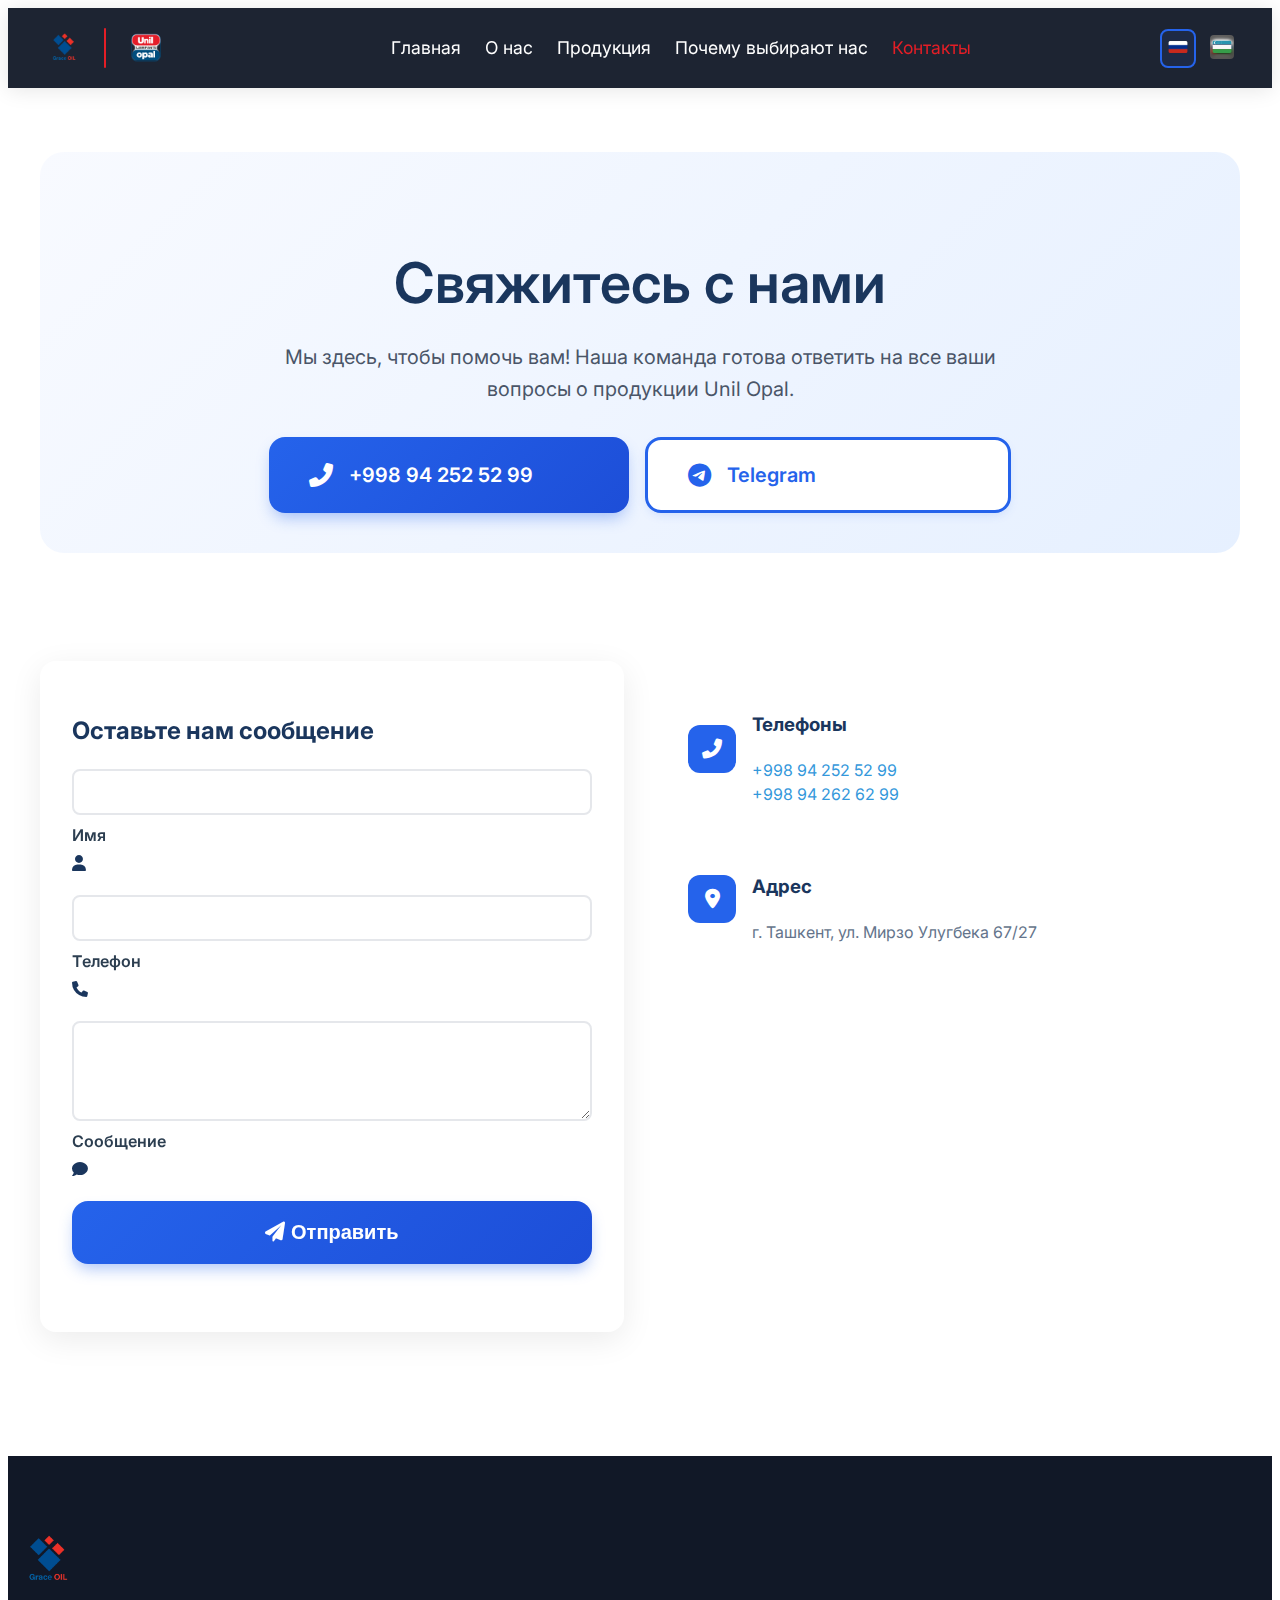
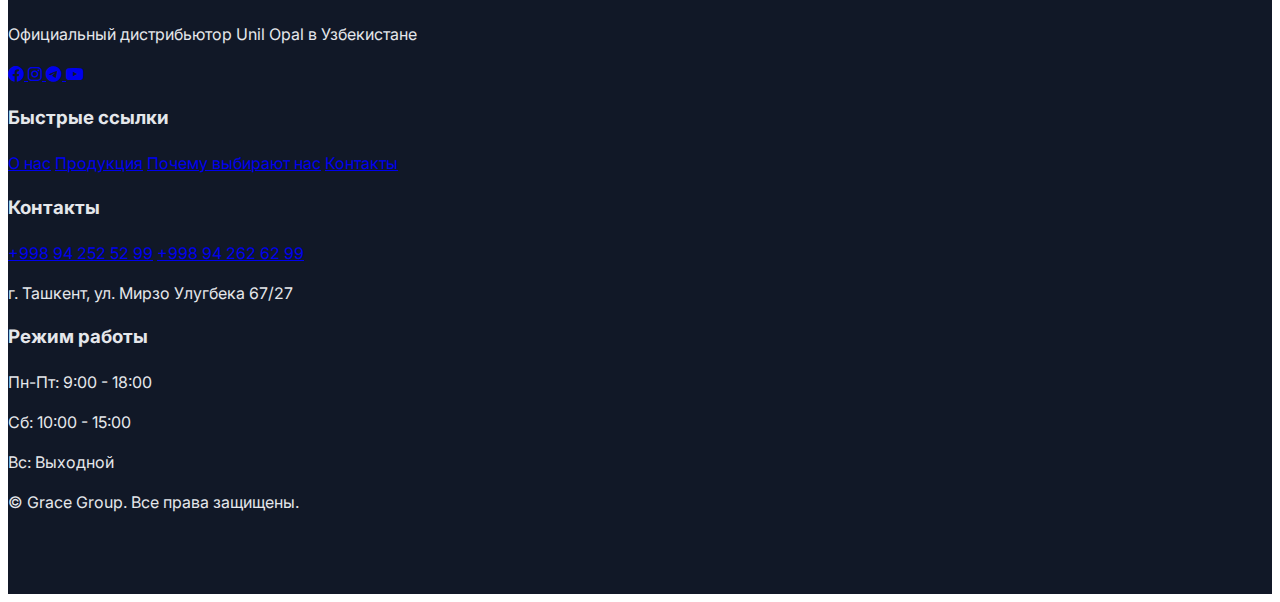
<file: contact.html>
<!DOCTYPE html>
<html lang="ru">
<head>
    <meta charset="UTF-8">
    <meta name="viewport" content="width=device-width, initial-scale=1">
    <title data-lang-key="contact_page_title">Контакты - Grace Oil & Unil Opal</title>
    <meta name="description" data-lang-key="contact_meta_desc" content="Свяжитесь с Grace Oil & Unil Opal. Наша команда готова ответить на ваши вопросы. Телефон, email, адрес и карта.">
    <meta property="og:title" data-lang-key="contact_og_title" content="Контакты - Grace Oil & Unil Opal">
    <meta property="og:description" data-lang-key="contact_og_desc" content="Свяжитесь с нами по вопросам продукции Unil Opal.">
    <meta property="og:image" content="images/unilopal-logo.png">
    <link href="https://fonts.googleapis.com/css2?family=Open+Sans:wght@400;600&family=Roboto:wght@500;700&display=swap" rel="stylesheet">
    <link rel="stylesheet" href="https://cdnjs.cloudflare.com/ajax/libs/font-awesome/6.0.0-beta3/css/all.min.css">
    <link rel="canonical" href="https://unil-opal.uz/contact.html">
    <link rel="stylesheet" href="styles/contact.css">
    <link href="https://fonts.googleapis.com/css2?family=Inter:wght@400;500;600&display=swap" rel="stylesheet">
</head>
<body class="modern-theme">
    <header class="main-header">
        <div class="container header-content">
            <button class="mobile-menu-toggle" id="mobileMenuToggle" aria-label="Open menu">
                <span></span>
                <span></span>
                <span></span>
            </button>
            <div class="header-brand">
                <a href="index.html" class="logo-link">
                    <img src="images/logo.png" alt="Grace Oil Logo" class="nav-logo">
                    <div class="brand-divider"></div>
                    <img src="images/unilopal-logo.png" alt="Unil Opal Logo" class="nav-logo">
                </a>
            </div>
            <nav class="main-nav" id="mainNav">
                <ul class="nav-list">
                    <li><a href="index.html" data-lang-key="nav_home" class="nav-link">Главная</a></li>
                    <li><a href="about-us.html" data-lang-key="nav_about_us" class="nav-link">О нас</a></li>
                    <li><a href="products.html" data-lang-key="nav_products" class="nav-link">Продукция</a></li>
                    <li><a href="why-choose-us.html" data-lang-key="nav_why_choose_us" class="nav-link">Почему выбирают нас</a></li>
                    <li><a href="contact.html" data-lang-key="nav_contact" class="nav-link active">Контакты</a></li>
                </ul>
            </nav>
            <div class="language-switcher">
                <button id="lang-ru" class="lang-button active" data-lang="ru">
                    <img src="images/rus.png" alt="Русский">
                </button>
                <button id="lang-uz" class="lang-button" data-lang="uz">
                    <img src="images/uzb.png" alt="O'zbekча">
                </button>
            </div>
        </div>
    </header>

    <main class="contact-main">
        <div class="container">
            <div class="welcome-section">
                <h1 class="page-title" data-lang-key="contact_h1_title">Свяжитесь с нами</h1>
                <div class="welcome-content">
                    <p class="welcome-text" data-lang-key="contact_welcome_text">
                        Мы здесь, чтобы помочь вам! Наша команда готова ответить на все ваши вопросы о продукции Unil Opal.
                    </p>
                    <div class="cta-buttons">
                        <a href="tel:+998942525299" class="cta-button primary">
                            <i class="fas fa-phone-alt"></i>
                            <span>+998 94 252 52 99</span>
                        </a>
                        <a href="https://t.me/graceoil" class="cta-button secondary">
                            <i class="fab fa-telegram"></i>
                            <span>Telegram</span>
                        </a>
                    </div>
                </div>
            </div>

            <section class="contact-section">
                <div class="contact-content-grid">
                    <div class="contact-form-container glass-card">
                        <h2 class="form-title" data-lang-key="contact_form_title">
                            <i class="fas fa-envelope-open-text"></i>
                            Оставьте нам сообщение
                        </h2>
                        
                        <form class="contact-form" id="contactForm" onsubmit="handleSubmit(event)">
                            <div class="form-group floating">
                                <input type="text" id="name" name="name" required class="form-input" placeholder=" ">
                                <label for="name" class="form-label" data-lang-key="form_name_label">Имя</label>
                                <i class="fas fa-user input-icon"></i>
                            </div>

                            <div class="form-group floating">
                                <input type="tel" id="phone" name="phone" required class="form-input" 
                                       placeholder=" " pattern="\+998[0-9]{9}">
                                <label for="phone" class="form-label" data-lang-key="form_phone_label">Телефон</label>
                                <i class="fas fa-phone input-icon"></i>
                            </div>

                            <div class="form-group floating">
                                <textarea id="message" name="message" rows="4" required class="form-input" 
                                          placeholder=" "></textarea>
                                <label for="message" class="form-label" data-lang-key="form_message_label">Сообщение</label>
                                <i class="fas fa-comment input-icon"></i>
                            </div>

                            <button type="submit" class="submit-button">
                                <span class="button-content">
                                    <i class="fas fa-paper-plane"></i>
                                    <span data-lang-key="form_submit_button">Отправить</span>
                                </span>
                            </button>
                        </form>
                    </div>

                    <!-- Contact Info Block -->
                    <div class="contact-info-container card-modern">
                        <div class="contact-details">
                            <div class="contact-item">
                                <div class="icon-wrapper">
                                    <i class="fas fa-phone-alt"></i>
                                </div>
                                <div class="item-text">
                                    <h3 data-lang-key="contact_phones_title">Телефоны</h3>
                                    <p><a href="tel:+998942525299">+998 94 252 52 99</a></p>
                                    <p><a href="tel:+998942626299">+998 94 262 62 99</a></p>
                                </div>
                            </div>
                            <div class="contact-item">
                                <div class="icon-wrapper">
                                    <i class="fas fa-map-marker-alt"></i>
                                </div>
                                <div class="item-text">
                                    <h3 data-lang-key="contact_address_title">Адрес</h3>
                                    <p data-lang-key="footer_address">г. Ташкент, ул. Мирзо Улугбека 67/27</p>
                                </div>
                            </div>
                        </div>

                        <div class="map-section">
                            <div class="map-container">
                                <div id="map"></div>
                            </div>
                        </div>
                    </div>
                </div>
            </section>
        </div>
    </main>

    <footer class="main-footer">
        <div class="footer-content">
            <!-- First Column - Logo and Description -->
            <div class="footer-column">
                <a href="index.html" class="footer-logo">
                    <img src="images/logo.png" alt="Grace Oil" class="logo-img">
                </a>
                <p data-lang-key="footer_company_desc">
                    Официальный дистрибьютор Unil Opal в Узбекистане
                </p>
                <!-- Relocated Social Networks Here -->
                <div class="social-links">
                    <a href="https://facebook.com/graceoiluz" class="social-link" target="_blank" rel="noopener">
                        <i class="fab fa-facebook"></i>
                    </a>
                    <a href="https://instagram.com/graceoiluz" class="social-link" target="_blank" rel="noopener">
                        <i class="fab fa-instagram"></i>
                    </a>
                    <a href="https://t.me/graceoiluz" class="social-link" target="_blank" rel="noopener">
                        <i class="fab fa-telegram"></i>
                    </a>
                    <a href="https://youtube.com/graceoiluz" class="social-link" target="_blank" rel="noopener">
                        <i class="fab fa-youtube"></i>
                    </a>
                </div>
            </div>

            <!-- Rest of the footer columns remain the same -->
            <div class="footer-column">
                <h3 class="footer-title" data-lang-key="footer_quick_links">Быстрые ссылки</h3>
                <div class="footer-links">
                    <a href="about-us.html" class="footer-link" data-lang-key="nav_about_us">О нас</a>
                    <a href="products.html" class="footer-link" data-lang-key="nav_products">Продукция</a>
                    <a href="why-choose-us.html" class="footer-link" data-lang-key="nav_why_choose_us">Почему выбирают нас</a>
                    <a href="contact.html" class="footer-link" data-lang-key="nav_contact">Контакты</a>
                </div>
            </div>

            <div class="footer-column">
                <h3 class="footer-title" data-lang-key="footer_contact">Контакты</h3>
                <div class="footer-links">
                    <a href="tel:+998942525299" class="footer-link">+998 94 252 52 99</a>
                    <a href="tel:+998942626299" class="footer-link">+998 94 262 62 99</a>
                    <p class="footer-link" data-lang-key="footer_address">г. Ташкент, ул. Мирзо Улугбека 67/27</p>
                </div>
            </div>

            <div class="footer-column">
                <h3 class="footer-title" data-lang-key="footer_hours">Режим работы</h3>
                <div class="footer-links">
                    <p class="footer-link"><span data-lang-key="footer_weekdays">Пн-Пт:</span> 9:00 - 18:00</p>
                    <p class="footer-link"><span data-lang-key="footer_saturday">Сб:</span> 10:00 - 15:00</p>
                    <p class="footer-link"><span data-lang-key="footer_sunday">Вс:</span> <span data-lang-key="footer_closed">Выходной</span></p>
                </div>
            </div>
        </div>

        <div class="footer-bottom">
            <p>© <span id="current-year"></span> <span data-lang-key="footer_copyright">Grace Group. Все права защищены.</span></p>
        </div>
    </footer>

    <script type="module" src="js/script.js"></script>
    <script src="https://api-maps.yandex.ru/2.1/?apikey=YOUR_API_KEY&lang=ru_RU"></script>
    <script>
        ymaps.ready(function () {
            var myMap = new ymaps.Map('map', {
                center: [41.317978, 69.285294], // Coordinates for Mirzo Ulugbek 67/27
                zoom: 16,
                controls: ['zoomControl', 'fullscreenControl']
            });

            var myPlacemark = new ymaps.Placemark([41.317978, 69.285294], {
                hintContent: 'Grace Oil & Unil Opal',
                balloonContent: 'г. Ташкент, ул. Мирзо Улугбека 67/27'
            }, {
                iconLayout: 'default#image',
                iconImageHref: 'images/map-marker.png',
                iconImageSize: [40, 40],
                iconImageOffset: [-20, -40]
            });

            myMap.geoObjects.add(myPlacemark);
        });
    </script>

    <!-- Google Analytics -->
<script async src="https://www.googletagmanager.com/gtag/js?id=G-XXXXXXXXXX"></script>
<script>
  window.dataLayer = window.dataLayer || [];
  function gtag(){dataLayer.push(arguments);}
  gtag('js', new Date());
  gtag('config', 'G-XXXXXXXXXX');
</script>

<!-- Yandex.Metrika counter -->
<script type="text/javascript" >
    (function(m,e,t,r,i,k,a){m[i]=m[i]||function(){(m[i].a=m[i].a||[]).push(arguments)};
    m[i].l=1*new Date();
    k=e.createElement(t),a=e.getElementsByTagName(t)[0],k.async=1,k.src=r,a.parentNode.insertBefore(k,a)})
    (window, document, "script", "https://mc.yandex.ru/metrika/tag.js", "ym");

    ym(XXXXXXXXX, "init", {
        clickmap:true,
        trackLinks:true,
        accurateTrackBounce:true,
        webvisor:true
    });
</script>
<noscript><div><img src="https://mc.yandex.ru/watch/XXXXXXXXX" style="position:absolute; left:-9999px;" alt="" /></div></noscript>

</body>
</html>
</file>
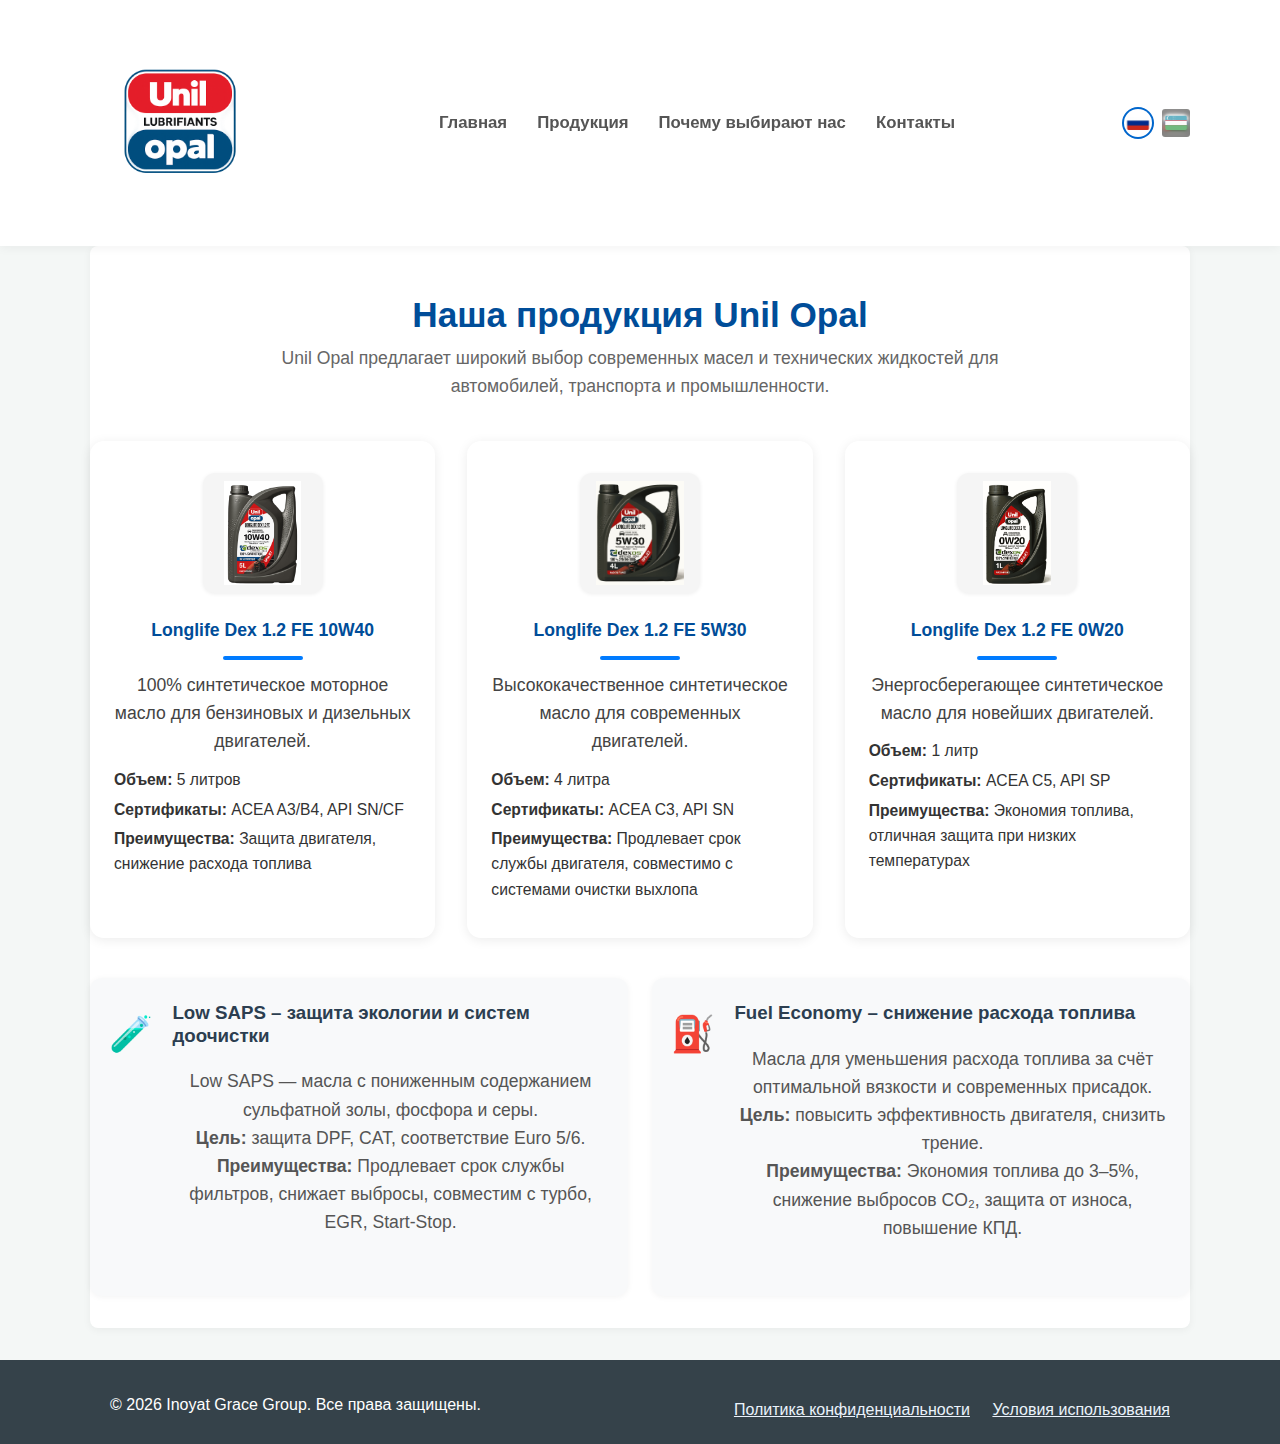
<file: products.html>
<!DOCTYPE html>
<html lang="ru">
<head>
    <meta charset="UTF-8">
    <meta name="viewport" content="width=device-width, initial-scale=1.0">
    <title>Unil Opal — Каталог продукции</title>
    <meta name="description" content="Каталог продукции Unil Opal: моторные масла, технические жидкости, современные смазочные материалы для автомобилей и промышленности.">
    <link rel="canonical" href="https://unil-opal.uz/products.html">
    <link rel="stylesheet" href="styles/global.css">
    <link rel="stylesheet" href="styles/header.css">
    <link rel="stylesheet" href="styles/hero.css">
    <link rel="stylesheet" href="styles/sections.css">
    <link rel="stylesheet" href="styles/footer.css">
    <link rel="stylesheet" href="styles/products.css">
    <meta name="description" content="Unil Opal — французские смазочные материалы. Более 60 лет качества, инноваций и надежности.">
    <meta property="og:title" content="Unil Opal — Французские Смазочные Материалы">
    <meta property="og:description" content="Официальный сайт Unil Opal. Моторные масла, технические жидкости, международные сертификаты и премиум-качество.">
    <meta property="og:image" content="images/unilopal-logo.png">
    </head>
<body>
    <header class="main-header">
        <div class="container header-content">
            <a href="index.html" class="logo">
                <img src="images/unilopal-logo.png" alt="Unil Opal Logo">
            </a>
            <nav class="main-nav">
                <ul>
                    <li><a href="index.html" data-lang-key="nav_home">Главная</a></li>
                    <li><a href="products.html" data-lang-key="nav_products">Продукция</a></li>
                    <li><a href="why-choose-us.html" data-lang-key="nav_why_choose_us">Почему выбирают нас</a></li>
                    <li><a href="contact.html" data-lang-key="nav_contact">Контакты</a></li>
                </ul>
            </nav>
            <div class="language-switcher">
                <button id="lang-ru" class="lang-button active" data-lang="ru">
                    <img src="images/rus.png" alt="Русский">
                </button>
                <button id="lang-uz" class="lang-button" data-lang="uz">
                    <img src="images/uzb.png" alt="O'zbekcha">
                </button>
            </div>
        </div>
    </header>

    <main>
        <section class="products-modern-section container">
            <h1 class="products-title">Наша продукция Unil Opal</h1>
            <p class="products-subtitle">Unil Opal предлагает широкий выбор современных масел и технических жидкостей для автомобилей, транспорта и промышленности.</p>
            <div class="products-modern-grid">
                <div class="modern-product-card">
                    <div class="modern-product-icon"><img src="images/product-10w40.png" alt="10W40"></div>
                    <div class="modern-product-info">
                        <h2>Longlife Dex 1.2 FE 10W40</h2>
                        <p>100% синтетическое моторное масло для бензиновых и дизельных двигателей.</p>
                        <ul>
                            <li><strong>Объем:</strong> 5 литров</li>
                            <li><strong>Сертификаты:</strong> ACEA A3/B4, API SN/CF</li>
                            <li><strong>Преимущества:</strong> Защита двигателя, снижение расхода топлива</li>
                        </ul>
                    </div>
                </div>
                <div class="modern-product-card">
                    <div class="modern-product-icon"><img src="images/product-5w30.png" alt="5W30"></div>
                    <div class="modern-product-info">
                        <h2>Longlife Dex 1.2 FE 5W30</h2>
                        <p>Высококачественное синтетическое масло для современных двигателей.</p>
                        <ul>
                            <li><strong>Объем:</strong> 4 литра</li>
                            <li><strong>Сертификаты:</strong> ACEA C3, API SN</li>
                            <li><strong>Преимущества:</strong> Продлевает срок службы двигателя, совместимо с системами очистки выхлопа</li>
                        </ul>
                    </div>
                </div>
                <div class="modern-product-card">
                    <div class="modern-product-icon"><img src="images/product-0w20.png" alt="0W20"></div>
                    <div class="modern-product-info">
                        <h2>Longlife Dex 1.2 FE 0W20</h2>
                        <p>Энергосберегающее синтетическое масло для новейших двигателей.</p>
                        <ul>
                            <li><strong>Объем:</strong> 1 литр</li>
                            <li><strong>Сертификаты:</strong> ACEA C5, API SP</li>
                            <li><strong>Преимущества:</strong> Экономия топлива, отличная защита при низких температурах</li>
                        </ul>
                    </div>
                </div>
            </div>
            <div class="products-features-modern">
                <div class="feature-modern-card">
                    <span class="feature-modern-icon">🧪</span>
                    <div>
                        <h3>Low SAPS – защита экологии и систем доочистки</h3>
                        <p>Low SAPS — масла с пониженным содержанием сульфатной золы, фосфора и серы. <br><strong>Цель:</strong> защита DPF, CAT, соответствие Euro 5/6.<br><strong>Преимущества:</strong> Продлевает срок службы фильтров, снижает выбросы, совместим с турбо, EGR, Start-Stop.</p>
                    </div>
                </div>
                <div class="feature-modern-card">
                    <span class="feature-modern-icon">⛽</span>
                    <div>
                        <h3>Fuel Economy – снижение расхода топлива</h3>
                        <p>Масла для уменьшения расхода топлива за счёт оптимальной вязкости и современных присадок.<br><strong>Цель:</strong> повысить эффективность двигателя, снизить трение.<br><strong>Преимущества:</strong> Экономия топлива до 3–5%, снижение выбросов CO₂, защита от износа, повышение КПД.</p>
                    </div>
                </div>
            </div>
        </section>
    </main>

    <footer class="main-footer">
        <div class="container footer-content">
            <p>© <span id="current-year-footer"></span> Inoyat Grace Group. Все права защищены.</p>
            <div class="footer-links">
                <a href="privacy-policy.html" data-lang-key="footer_privacy">Политика конфиденциальности</a>
                <a href="terms-of-service.html" data-lang-key="footer_terms">Условия использования</a>
            </div>
        </div>
    </footer>

    <script src="script.js"></script>
    <script>
        // Separate script for footer year to avoid conflicts if script.js loads after footer
        document.getElementById('current-year-footer').textContent = new Date().getFullYear();
    </script>
</body>
</html>
</file>
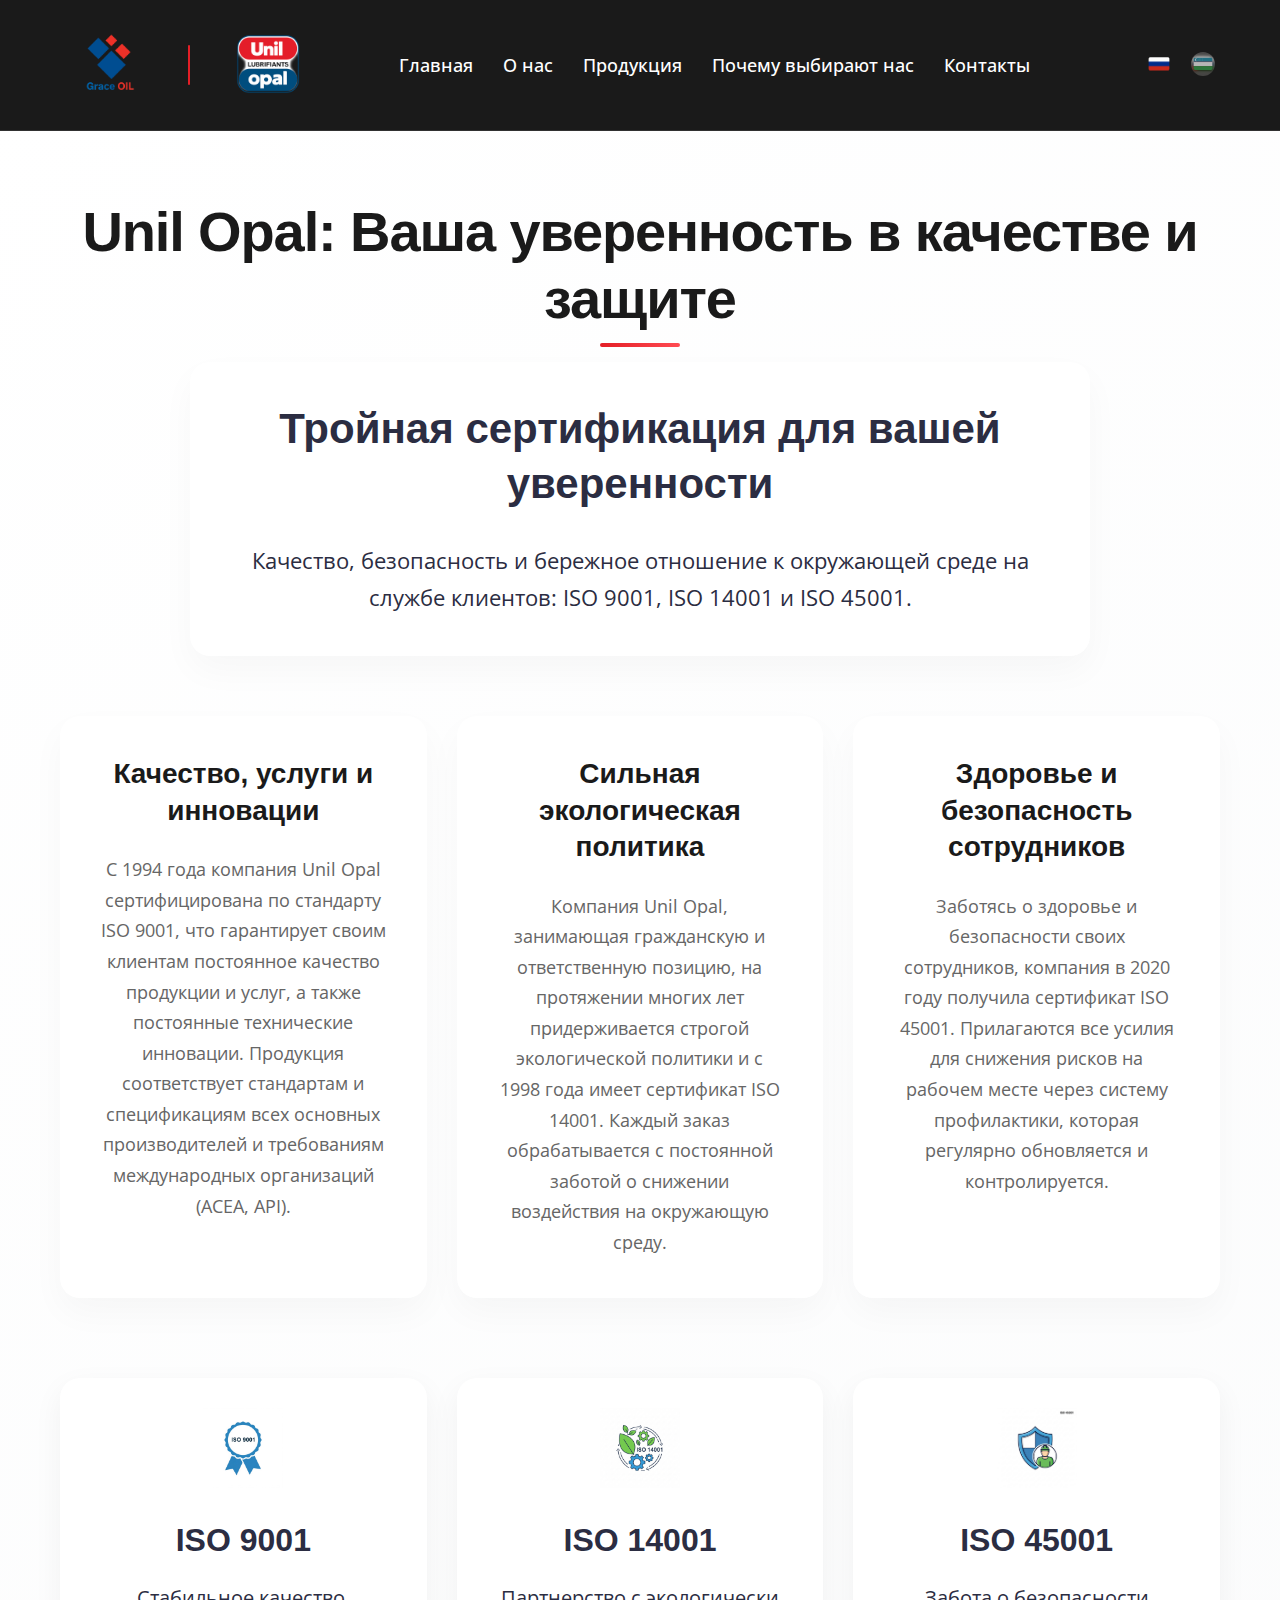
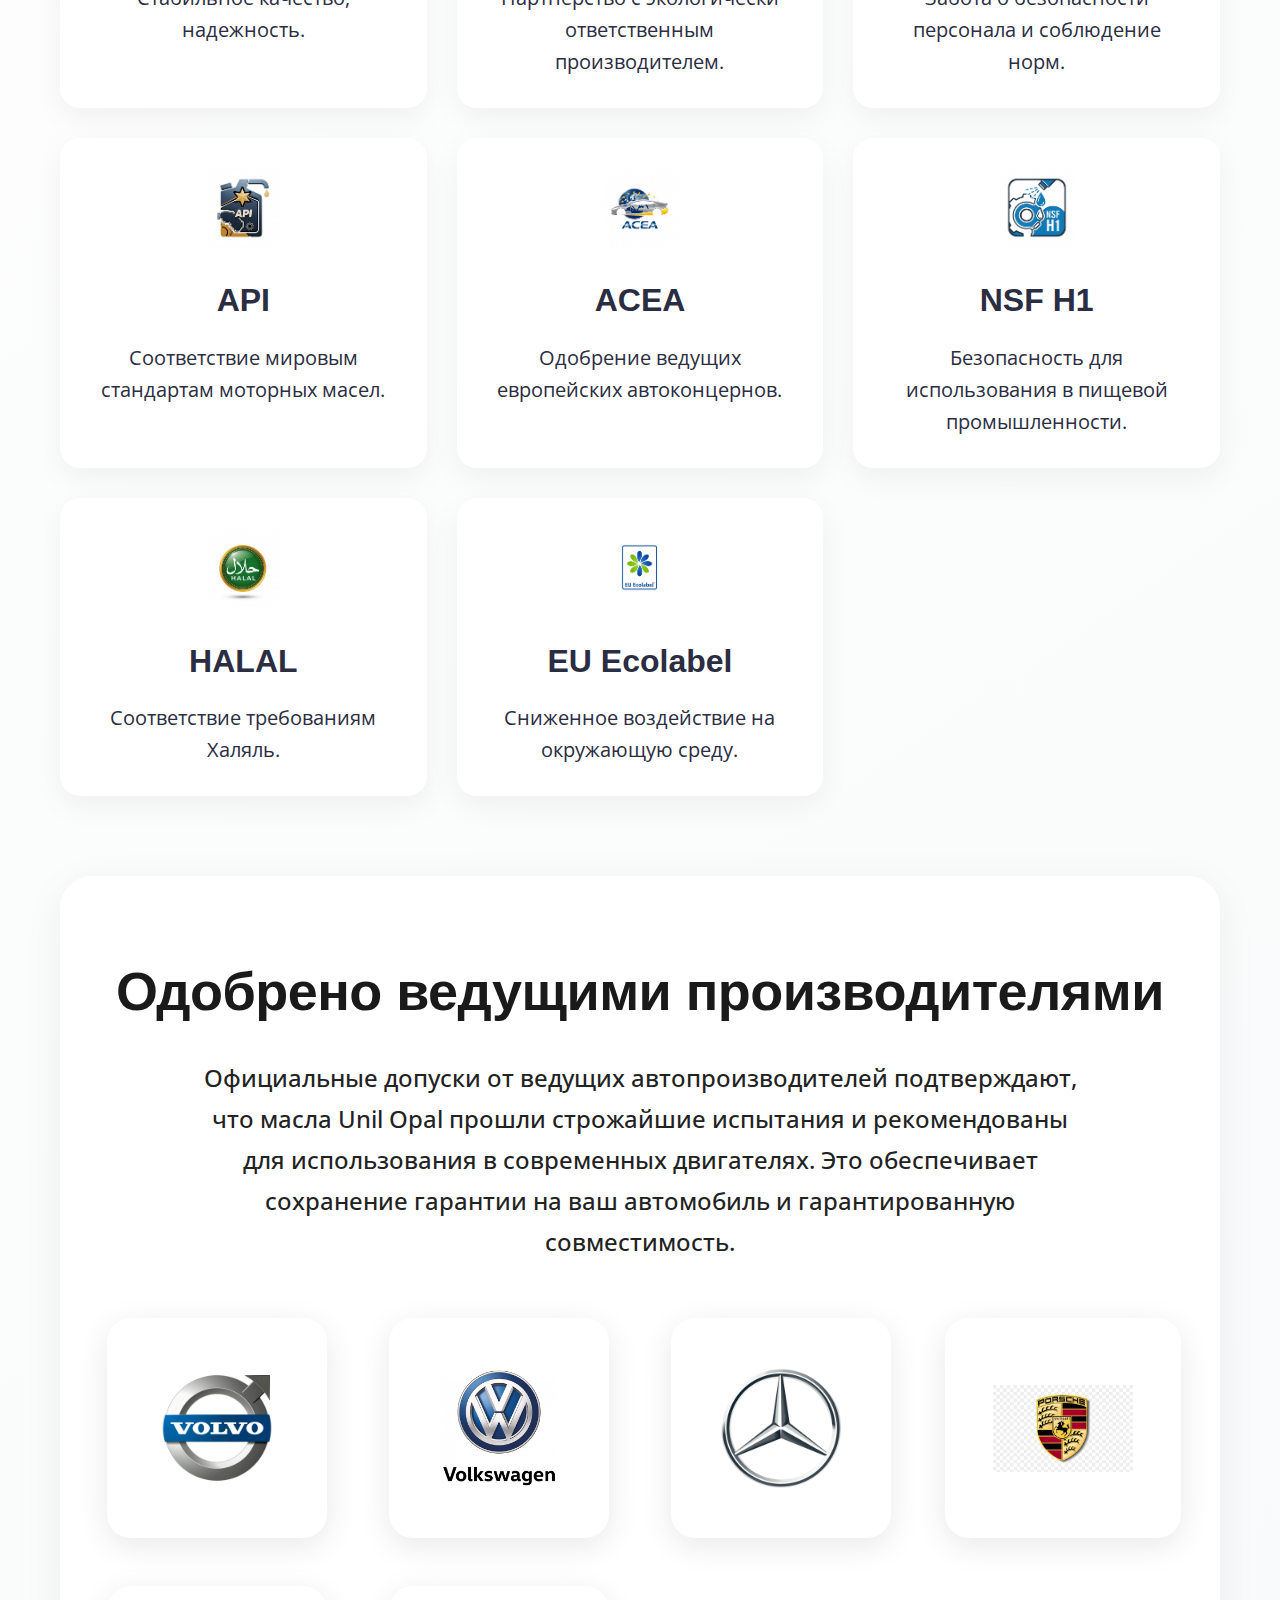
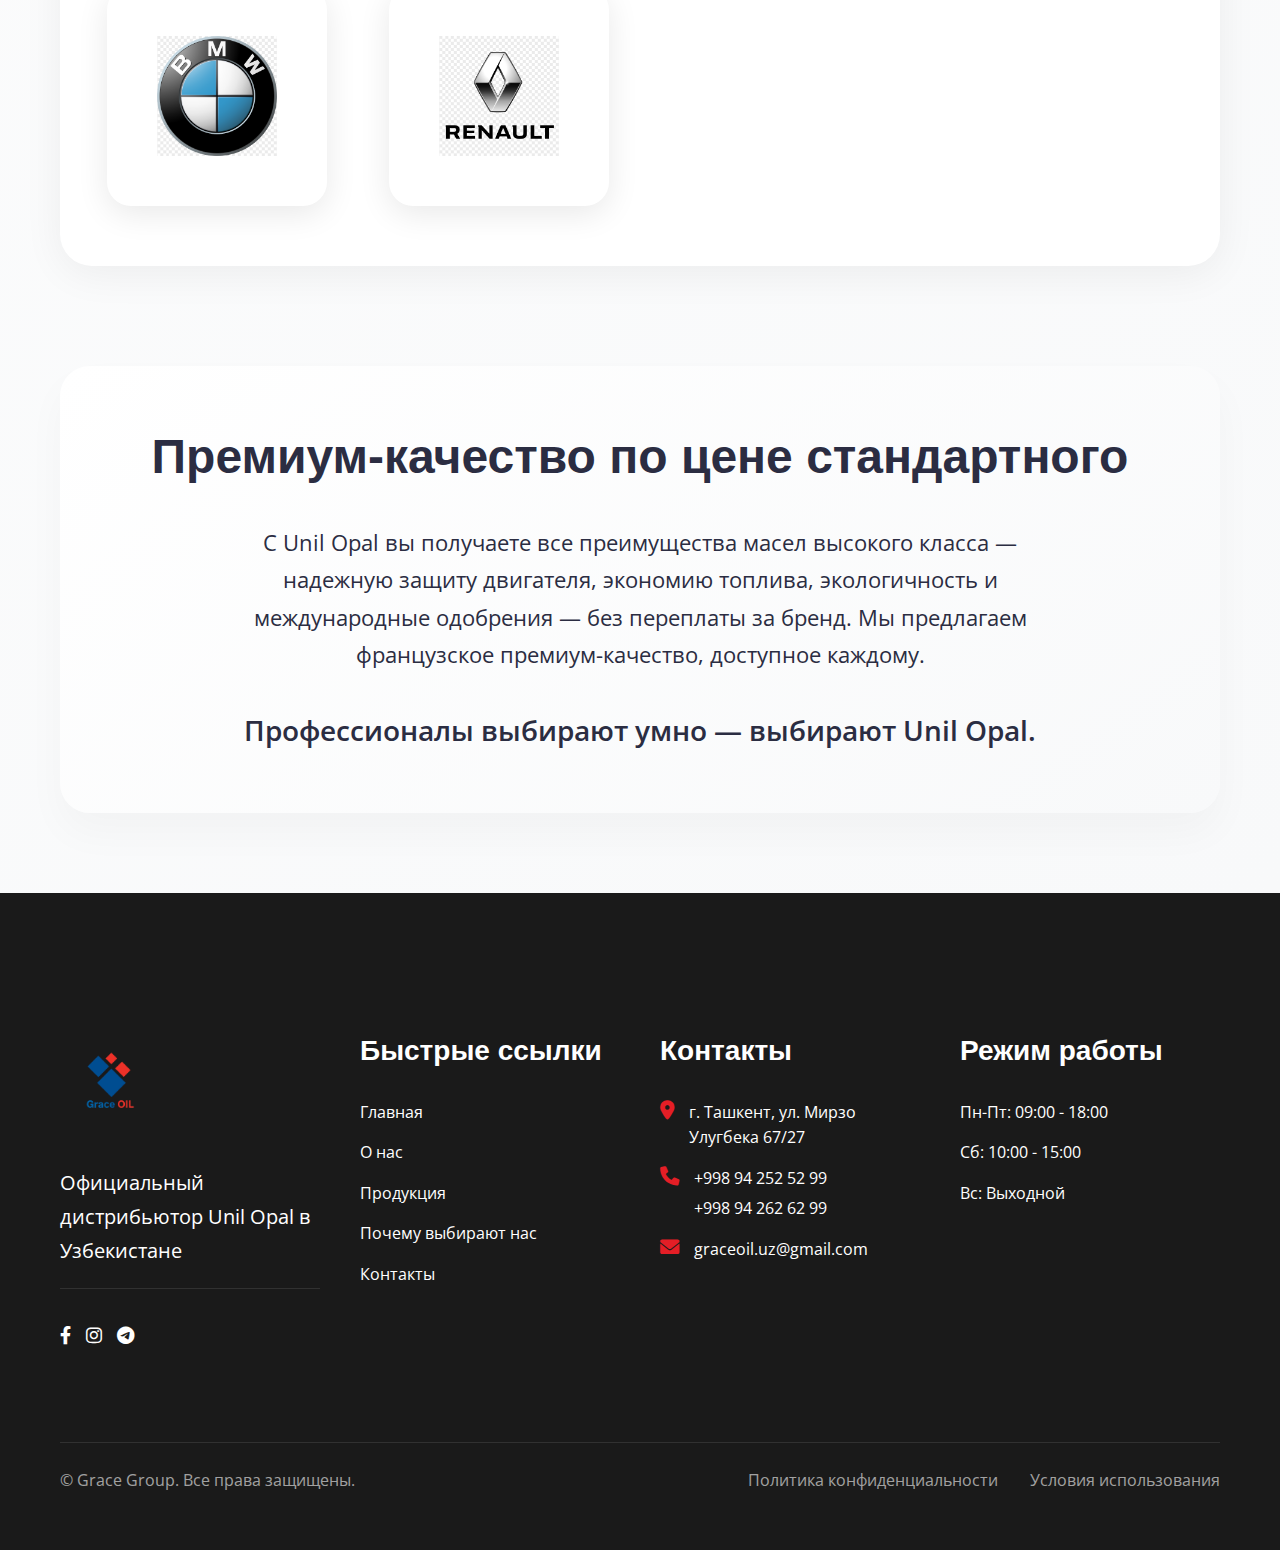
<file: why-choose-us.html>
<!DOCTYPE html>
<html lang="ru">
<head>
    <meta charset="UTF-8">
    <meta name="viewport" content="width=device-width, initial-scale=1">
    <title data-lang-key="why_choose_us_page_title">Unil Opal - Почему выбирают нас</title>
    <meta name="description" data-lang-key="why_choose_us_meta_desc" content="Unil Opal — французские смазочные материалы. Более 60 лет качества, инноваций и надежности.">
    <meta property="og:title" data-lang-key="why_choose_us_og_title" content="Unil Opal — Французские Смазочные Материалы">
    <meta property="og:description" data-lang-key="why_choose_us_og_desc" content="Официальный сайт Unil Opal. Моторные масла, технические жидкости, международные сертификаты и премиум-качество.">
    <meta property="og:image" content="images/unilopal-logo.png">
    <link href="https://fonts.googleapis.com/css2?family=Open+Sans:wght@400;600&family=Roboto:wght@500;700&display=swap" rel="stylesheet">
    <link rel="stylesheet" href="https://cdnjs.cloudflare.com/ajax/libs/font-awesome/6.0.0-beta3/css/all.min.css">
    <link rel="canonical" href="https://unil-opal.uz/why-choose-us.html">
    <link rel="stylesheet" href="styles/index.css">
    <link rel="stylesheet" href="styles/why-choose-us.css">
</head>
<body>
    <!-- Use this for ALL pages -->
<header class="main-header">
  <div class="container header-content">
    <button class="mobile-menu-toggle" id="mobileMenuToggle" aria-label="Open menu">
      <span></span>
      <span></span>
      <span></span>
    </button>
    <div class="header-brand">
      <a href="index.html" class="logo-link">
        <img src="images/logo.png" alt="Grace Oil Logo" class="nav-logo">
        <div class="brand-divider"></div>
        <img src="images/unilopal-logo.png" alt="Unil Opal Logo" class="nav-logo">
      </a>
    </div>
    <nav class="main-nav" id="mainNav">
      <ul class="nav-list">
        <li><a href="index.html">Главная</a></li>
        <li><a href="about-us.html">О нас</a></li>
        <li><a href="products.html">Продукция</a></li>
        <li><a href="why-choose-us.html">Почему выбирают нас</a></li>
        <li><a href="contact.html">Контакты</a></li>
      </ul>
    </nav>
    <!-- Language Switcher -->
    <div class="language-switcher">
      <button id="lang-ru" class="lang-button" data-lang="ru">
        <img src="images/rus.png" alt="Русский">
      </button>
      <button id="lang-uz" class="lang-button" data-lang="uz">
        <img src="images/uzb.png" alt="O'zbekcha">
      </button>
    </div>
  </div>
</header>

    <main>
        <section class="why-choose-section">
            <div class="container">
                <h1 class="section-title" data-lang-key="why_choose_us_h1_title">
                    Unil Opal: Ваша уверенность в качестве и защите
                </h1>

                <!-- Triple Certification Section -->
                <div class="triple-cert-intro">
                    <h2 class="section-subtitle" data-lang-key="triple_cert_title">
                        Тройная сертификация для вашей уверенности
                    </h2>
                    <p class="section-description" data-lang-key="triple_cert_desc">
                        Качество, безопасность и бережное отношение к окружающей среде на службе клиентов: ISO 9001, ISO 14001 и ISO 45001.
                    </p>
                </div>

                <div class="cert-benefits-grid">
                    <div class="benefit-card quality">
                        <h3 data-lang-key="triple_cert_quality_title">Качество, услуги и инновации</h3>
                        <p data-lang-key="triple_cert_quality_text">
                            С 1994 года компания Unil Opal сертифицирована по стандарту ISO 9001, что гарантирует своим клиентам постоянное качество продукции и услуг, а также постоянные технические инновации. Продукция соответствует стандартам и спецификациям всех основных производителей и требованиям международных организаций (ACEA, API).
                        </p>
                    </div>
                    <div class="benefit-card environment">
                        <h3 data-lang-key="triple_cert_environment_title">Сильная экологическая политика</h3>
                        <p data-lang-key="triple_cert_environment_text">
                            Компания Unil Opal, занимающая гражданскую и ответственную позицию, на протяжении многих лет придерживается строгой экологической политики и с 1998 года имеет сертификат ISO 14001. Каждый заказ обрабатывается с постоянной заботой о снижении воздействия на окружающую среду.
                        </p>
                    </div>
                    <div class="benefit-card safety">
                        <h3 data-lang-key="triple_cert_safety_title">Здоровье и безопасность сотрудников</h3>
                        <p data-lang-key="triple_cert_safety_text">
                            Заботясь о здоровье и безопасности своих сотрудников, компания в 2020 году получила сертификат ISO 45001. Прилагаются все усилия для снижения рисков на рабочем месте через систему профилактики, которая регулярно обновляется и контролируется.
                        </p>
                    </div>
                </div>

                <!-- Certificates Section -->
                <div class="cert-grid">
                    <div class="cert-card">
                        <img src="images/iso9001.png" alt="ISO 9001" class="cert-icon">
                        <h2>ISO 9001</h2>
                        <p data-lang-key="iso9001_benefit">Стабильное качество, надежность.</p>
                    </div>
                    <div class="cert-card">
                        <img src="images/iso14001.png" alt="ISO 14001" class="cert-icon">
                        <h2>ISO 14001</h2>
                        <p data-lang-key="iso14001_benefit">Партнерство с экологически ответственным производителем.</p>
                    </div>
                    <div class="cert-card">
                        <img src="images/iso45001.jpg" alt="ISO 45001" class="cert-icon">
                        <h2>ISO 45001</h2>
                        <p data-lang-key="iso45001_benefit">Забота о безопасности персонала и соблюдение норм.</p>
                    </div>
                    <div class="cert-card">
                        <img src="images/api.jpg" alt="API" class="cert-icon">
                        <h2>API</h2>
                        <p data-lang-key="api_benefit">Соответствие мировым стандартам моторных масел.</p>
                    </div>
                    <div class="cert-card">
                        <img src="images/acea.jpg" alt="ACEA" class="cert-icon">
                        <h2>ACEA</h2>
                        <p data-lang-key="acea_benefit">Одобрение ведущих европейских автоконцернов.</p>
                    </div>
                    <div class="cert-card">
                        <img src="images/nsfh1.jpg" alt="NSF H1" class="cert-icon">
                        <h2>NSF H1</h2>
                        <p data-lang-key="nsfh1_benefit">Безопасность для использования в пищевой промышленности.</p>
                    </div>
                    <div class="cert-card">
                        <img src="images/halal.jpg" alt="HALAL" class="cert-icon">
                        <h2>HALAL</h2>
                        <p data-lang-key="halal_benefit">Соответствие требованиям Халяль.</p>
                    </div>
                    <div class="cert-card">
                        <img src="images/eu.jpg" alt="EU Ecolabel" class="cert-icon">
                        <h2>EU Ecolabel</h2>
                        <p data-lang-key="ecolabel_benefit">Сниженное воздействие на окружающую среду.</p>
                    </div>
                </div>
                <!-- OEM Section -->
                <section class="oem-section-modern">
    <h2 class="oem-title" data-lang-key="oem_approvals_title">
        Одобрено ведущими производителями
    </h2>
    <p class="oem-intro" data-lang-key="oem_approvals_intro">
        Официальные допуски от ведущих автопроизводителей подтверждают, что масла Unil Opal прошли строжайшие испытания и рекомендованы для использования в современных двигателях. Это обеспечивает сохранение гарантии на ваш автомобиль и гарантированную совместимость.
    </p>
    <div class="oem-logos-modern">
        <div class="oem-logo-card">
            <img src="images/logo-volvo.png" alt="Volvo" loading="lazy" data-lang-key="oem_logo_volvo">
        </div>
        <div class="oem-logo-card">
            <img src="images/Volkswagen_logo.png" alt="Volkswagen" loading="lazy" data-lang-key="oem_logo_volkswagen">
        </div>
        <div class="oem-logo-card">
            <img src="images/logo-mercedes.png" alt="Mercedes-Benz" loading="lazy" data-lang-key="oem_logo_mercedes">
        </div>
        <div class="oem-logo-card">
            <img src="images/porsche-911-car-desktop-wallpaper-logo-png-favpng-fSPJk53AzHu5C2AG3bqtHHfjf.jpg" alt="Porsche" loading="lazy" data-lang-key="oem_logo_porsche">
        </div>
        <div class="oem-logo-card">
            <img src="images/bmw-logo-emblem-hd-png-735811696610137mdimjots9m.png" alt="BMW" loading="lazy" data-lang-key="oem_logo_bmw">
        </div>
        <div class="oem-logo-card">
            <img src="images/logo-renault.png" alt="Renault" loading="lazy" data-lang-key="oem_logo_renault">
        </div>
    </div>
</section>

                <!-- Premium Section -->
                <section class="premium-section">
                    <h2 class="premium-title" data-lang-key="premium_price_title">
                        Премиум-качество по цене стандартного
                    </h2>
                    <div class="premium-content">
                        <p class="premium-description" data-lang-key="premium_price_text">
                            С Unil Opal вы получаете все преимущества масел высокого класса без переплаты за бренд
                        </p>
                        <p class="premium-cta" data-lang-key="premium_price_cta">
                            Профессионалы выбирают умно — выбирают Unil Opal
                        </p>
                    </div>
                </section>
            </div>
        </section>
    </main>
    <!-- Replace the existing footer with this enhanced version -->
    <footer class="main-footer">
        <div class="container">
            <div class="footer-grid">
                <div class="footer-column company-info">
                    <img src="images/logo.png" alt="Unil Opal Logo" class="footer-logo">
                    <p class="company-desc" data-lang-key="footer_company_desc">
                        Официальный дистрибьютор французских смазочных материалов Unil Opal в Узбекистане
                    </p>
                    <div class="social-links">
                        <a href="https://facebook.com/unilopaluz" target="_blank" aria-label="Facebook">
                            <i class="fab fa-facebook-f"></i>
                        </a>
                        <a href="https://instagram.com/unilopaluz" target="_blank" aria-label="Instagram">
                            <i class="fab fa-instagram"></i>
                        </a>
                        <a href="https://t.me/unilopaluz" target="_blank" aria-label="Telegram">
                            <i class="fab fa-telegram"></i>
                        </a>
                    </div>
                </div>

                <div class="footer-column quick-links">
                    <h3 data-lang-key="footer_quick_links">Быстрые ссылки</h3>
                    <ul>
                        <li><a href="index.html" data-lang-key="nav_home">Главная</a></li>
                        <li><a href="about-us.html" data-lang-key="nav_about_us">О нас</a></li>
                        <li><a href="products.html" data-lang-key="nav_products">Продукция</a></li>
                        <li><a href="why-choose-us.html" data-lang-key="nav_why_choose_us">Почему выбирают нас</a></li>
                        <li><a href="contact.html" data-lang-key="nav_contact">Контакты</a></li>
                    </ul>
                </div>

                <div class="footer-column contact-info">
                    <h3 data-lang-key="footer_contact">Контактная информация</h3>
                    <ul>
                        <li>
                            <i class="fas fa-map-marker-alt"></i>
                            <span data-lang-key="footer_address">г. Ташкент, ул. Мирзо Улугбека 67/27</span>
                        </li>
                        <li>
                            <i class="fas fa-phone"></i>
                            <div class="contact-numbers">
                                <a href="tel:+998942525299">+998 94 252 52 99</a>
                                <a href="tel:+998942626299">+998 94 262 62 99</a>
                            </div>
                        </li>
                        <li>
                            <i class="fas fa-envelope"></i>
                            <a href="mailto:graceoil.uz@gmail.com">graceoil.uz@gmail.com</a>
                        </li>
                    </ul>
                </div>

                <div class="footer-column working-hours">
                    <h3 data-lang-key="footer_hours">Режим работы</h3>
                    <ul>
                        <li>
                            <span data-lang-key="footer_weekdays">Пн-Пт:</span>
                            <span>09:00 - 18:00</span>
                        </li>
                        <li>
                            <span data-lang-key="footer_saturday">Сб:</span>
                            <span>10:00 - 15:00</span>
                        </li>
                        <li>
                            <span data-lang-key="footer_sunday">Вс:</span>
                            <span data-lang-key="footer_closed">Выходной</span>
                        </li>
                    </ul>
                </div>
            </div>

            <div class="footer-bottom">
                <p>© <span id="current-year-footer-about"></span> <span data-lang-key="footer_copyright">Grace Group 2024 . Все права защищены.</span></p>
                <div class="footer-links">
                    <a href="privacy-policy.html" data-lang-key="footer_privacy">Политика конфиденциальности</a>
                    <a href="terms-of-service.html" data-lang-key="footer_terms">Условия использования</a>
                </div>
            </div>
        </div>
    </footer>

    <!-- Scripts -->
   <script type="module" src="js/script.js"></script>

    <!-- Google Analytics -->
<script async src="https://www.googletagmanager.com/gtag/js?id=G-XXXXXXXXXX"></script>
<script>
  window.dataLayer = window.dataLayer || [];
  function gtag(){dataLayer.push(arguments);}
  gtag('js', new Date());
  gtag('config', 'G-XXXXXXXXXX');
</script>

<!-- Yandex.Metrika counter -->
<script type="text/javascript" >
    (function(m,e,t,r,i,k,a){m[i]=m[i]||function(){(m[i].a=m[i].a||[]).push(arguments)};
    m[i].l=1*new Date();
    k=e.createElement(t),a=e.getElementsByTagName(t)[0],k.async=1,k.src=r,a.parentNode.insertBefore(k,a)})
    (window, document, "script", "https://mc.yandex.ru/metrika/tag.js", "ym");

    ym(XXXXXXXXX, "init", {
        clickmap:true,
        trackLinks:true,
        accurateTrackBounce:true,
        webvisor:true
    });
</script>
<noscript><div><img src="https://mc.yandex.ru/watch/XXXXXXXXX" style="position:absolute; left:-9999px;" alt="" /></div></noscript>
</body>
</html>
</file>
<file: css/main.css>
/* Hide mobile menu button by default */
.mobile-menu-toggle {
    display: none;
}

/* Mobile styles */
@media screen and (max-width: 768px) {
    .main-header {
        position: relative;
        z-index: 100;
    }

    .mobile-menu-toggle {
        display: block;
        background: none;
        border: none;
        cursor: pointer;
        padding: 10px;
        margin-right: 10px;
    }

    .mobile-menu-toggle span {
        display: block;
        width: 28px;
        height: 3px;
        background: #333;
        margin: 6px 0;
        border-radius: 2px;
        transition: all 0.3s;
    }

    .main-nav {
        display: none;
        position: absolute;
        top: 60px;
        left: 0;
        width: 100vw;
        background: #181818;
        z-index: 150;
        border-top: 1px solid #232323;
        box-shadow: 0 2px 8px rgba(0,0,0,0.18);
    }

    .main-nav.active {
        display: block;
        animation: fadeInMenu 0.2s;
    }

    @keyframes fadeInMenu {
        from { opacity: 0; transform: translateY(-10px);}
        to { opacity: 1; transform: translateY(0);}
    }

    .main-nav ul {
        display: flex;
        flex-direction: column;
        align-items: stretch;
        padding: 0;
        margin: 0;
        list-style: none;
    }

    .main-nav ul li {
        border-bottom: 1px solid #232323;
    }

    .main-nav ul li:last-child {
        border-bottom: none;
    }

    .main-nav ul li a {
        color: #fafafa;
        text-decoration: none;
        font-size: 1rem;
        padding: 18px 0;
        display: block;
        text-align: center;
        letter-spacing: 0.04em;
        font-weight: 600;
        text-transform: uppercase;
        background: transparent;
        transition: background 0.2s, color 0.2s;
    }

    .main-nav ul li a.active,
    .main-nav ul li a:active {
        color: #e41e26;
        background: #181818;
    }

    .main-nav ul li a:hover {
        background: #232323;
        color: #e41e26;
    }
}
</file>
<file: styles/about.css>
/* 1. Variables for Typography */
:root {
    --font-heading: 'Montserrat', sans-serif;
    --font-body: 'Open Sans', sans-serif;
    --h1-size: clamp(2.5rem, 6vw, 4.5rem);
    --h2-size: clamp(2rem, 4vw, 3rem);
    --body-size: clamp(1rem, 1.5vw, 1.2rem);
    
    /* Colors */
    --primary-color: #c8102e;
    --secondary-color: #1a1a1a;
    --accent-color: #e63946;
    --text-color: #2b2d42;
    --light-text: #6c757d;
    --white: #ffffff;
}

/* 2. Base Typography */
body {
    font-family: var(--font-body);
    line-height: 1.6;
    color: var(--text-color);
}

h1, h2, h3, h4 {
    font-family: var(--font-heading);
    line-height: 1.3;
}

/* 3. Navigation Text Styles */
.nav-link {
    color: var(--white);
    text-decoration: none;
    font-size: 1.1rem;
    font-weight: 500;
    position: relative;
    padding: 0.5rem 0;
    transition: color 0.3s ease;
}

/* 4. Section Titles */
.section-title {
    font-size: clamp(2rem, 5vw, 2.5rem);
    font-weight: 700;
    color: #000000;  /* Black color for "O Grace Group" */
    margin-bottom: 1.5rem;
    line-height: 1.2;
}

.section-subtitle {
    font-size: var(--body-size);
    color: var(--light-text);
    max-width: 800px;
    margin: 0 auto 3rem;
    text-align: center;
}

/* 5. Content Text */
.description-text {
    font-size: 1.125rem;
    line-height: 1.8;
    color: var(--text-color);
    margin-bottom: 2rem;
}

/* 6. Stats Text */
.stat-number {
    font-size: 2.5rem;
    font-weight: 800;
    color: var(--accent-color);
    display: block;
    margin-bottom: 0.5rem;
}

.stat-label {
    font-size: 1.1rem;
    color: #e41e26;  /* Red color for labels */
    text-transform: uppercase;
    letter-spacing: 1px;
    font-weight: 500;
}

/* 7. Media Queries for Typography */
@media (max-width: 768px) {
    :root {
        --h1-size: clamp(2rem, 4vw, 3rem);
        --h2-size: clamp(1.75rem, 3vw, 2.5rem);
        --body-size: clamp(0.9rem, 1.2vw, 1.1rem);
    }

    .section-title {
        font-size: 2rem;
    }

    .description-text {
        font-size: 1rem;
    }

    .stat-number {
        font-size: 2rem;
    }
}

@media (max-width: 480px) {
    .section-title {
        font-size: 1.75rem;
    }

    .stat-number {
        font-size: 1.75rem;
    }

    .nav-link {
        font-size: 1rem;
    }
}

/* 1. Variables */
:root {
    --header-bg: #232323;
    --accent-color: #e41e26;
    --text-white: #ffffff;
    --text-gray: #a0a0a0;
    --light-bg: #f8f9fa;
    --card-bg: #1a1a1a;
    --transition: all 0.3s ease;
    --shadow: 0 10px 30px rgba(0, 0, 0, 0.05);
    --section-spacing: 6rem;

    /* Typography Variables */
    --font-primary: 'Roboto', sans-serif;
    --font-secondary: 'Open Sans', sans-serif;
    --font-size-nav: 1rem;
    --font-weight-nav: 500;
    --letter-spacing-nav: 0.02em;
    --line-height-nav: 1.5;
}

/* 2. Base Styles */
body {
    background: var(--header-bg);
    color: var(--text-white);
    line-height: 1.6;
}

.container {
    max-width: 1400px;
    margin: 0 auto;
    padding: 0 2rem;
}

/* 3. Header & Navigation */
.main-header {
    background: var(--card-bg);
    backdrop-filter: blur(10px);
    position: fixed;
    width: 100%;
    top: 0;
    z-index: 1000;
    padding: 1rem 0;
    border-bottom: 1px solid rgba(255, 255, 255, 0.1);
}

/* --- HEADER COMPACT FIX --- */
.main-header {
  padding: 0.5rem 0 !important;
  min-height: 56px !important;
}

.header-content {
  min-height: 56px !important;
  padding: 0 1.2rem !important;
}

.header-brand {
  min-width: 150px !important;
  max-width: 180px !important;
}

.logo-link {
  gap: 6px !important;
}

.nav-logo {
  height: 32px !important;
  max-width: 70px !important;
  width: auto !important;
}

.brand-divider {
  height: 22px !important;
  margin: 0 4px !important;
}

.nav-list {
  gap: 1rem !important;
}

.language-switcher {
  gap: 8px !important;
  margin-left: 8px !important;
}

/* --- END HEADER COMPACT FIX --- */

.header-content {
  display: flex;
  align-items: center;
  justify-content: space-between;
  max-width: 1400px;
  margin: 0 auto;
  padding: 0 2rem;
  gap: 0;
}

.header-brand {
  display: flex;
  align-items: center;
  min-width: 220px;
  max-width: 260px;
  flex-shrink: 0;
}

.logo-link {
  display: flex;
  align-items: center;
  gap: 8px;
}

.nav-logo {
  max-width: 80px;
  height: 38px;
  width: auto;
  object-fit: contain;
}

.brand-divider {
  width: 2px;
  height: 28px;
  background: #e41e26;
  margin: 0 6px;
}

.main-nav {
  flex: 1 1 0;
  display: flex;
  justify-content: center;
  min-width: 0;
  overflow: visible;
  z-index: 1;
}

.nav-list {
  display: flex;
  gap: 1.5rem;
  list-style: none;
  margin: 0;
  padding: 0;
  flex-wrap: wrap;
  justify-content: center;
  align-items: center;
  max-width: 700px;
  width: 100%;
}

.language-switcher {
  display: flex;
  align-items: center;
  gap: 10px;
  min-width: 80px;
  margin-left: 16px;
  flex-shrink: 0;
  z-index: 2;
}

/* Prevent nav overlap on small screens */
@media (max-width: 1200px) {
  .nav-list {
    gap: 1.2rem;
    max-width: 500px;
  }
  .header-brand {
    min-width: 160px;
    max-width: 200px;
  }
  .nav-logo {
    max-width: 70px;
    height: 36px;
  }
}

/* Logo Styles */
.header-brand {
    display: flex;
    align-items: center;
}

.nav-logo {
    height: 60px;
    width: auto;
    transition: var(--transition);
}

.brand-divider {
    width: 2px;
    height: 40px;
    background: var(--accent-color);
    margin: 0 1rem;
}

/* Navigation */
.nav-list {
    display: flex;
    gap: 2.5rem;
    list-style: none;
    margin: 0;
    padding: 0;
}

.nav-link {
    font-family: var(--font-primary);
    font-size: var(--font-size-nav);
    font-weight: var(--font-weight-nav);
    letter-spacing: var(--letter-spacing-nav);
    line-height: var(--line-height-nav);
    text-transform: uppercase;
    color: var(--text-white);
    transition: color 0.3s ease;
}

.nav-link:hover,
.nav-link.active {
    color: var(--accent-color);
}

/* Language Switcher */
.language-switcher {
    display: flex;
    gap: 1rem;
    align-items: center;
}

.lang-button {
    width: 40px;
    height: 40px;
    border-radius: 50%;
    border: 2px solid transparent;
    cursor: pointer;
    transition: all 0.3s ease;
}

.lang-button.active {
    border-color: #e41e26;
    transform: scale(1.1);
}

.lang-button img {
    width: 100%;
    height: 100%;
    border-radius: 50%;
    object-fit: cover;
}

/* Main Content Adjustment */
main {
    padding-top: 80px;
}

/* Add responsive media queries */
@media (max-width: 1024px) {
    .container {
        padding: 0 1.5rem;
    }
}

@media (max-width: 768px) {
    .main-nav {
        display: none;
        position: absolute;
        top: 100%;
        left: 0;
        width: 100%;
        background: var(--card-bg);
    }

    .main-nav.active {
        display: block;
    }

    .nav-list {
        flex-direction: column;
        padding: 1rem;
    }

    .nav-link {
        display: block;
        padding: 0.8rem;
        text-align: center;
    }
}

@media (max-width: 480px) {
    .container {
        padding: 0 1rem;
    }

    .nav-logo {
        height: 50px;
    }

    .brand-divider {
        height: 30px;
    }

    .nav-list {
        gap: 1.5rem;
    }

    .hero-title {
        font-size: 2rem;
    }

    .hero-subtitle {
        font-size: 1.2rem;
    }

    .mission-title {
        font-size: 1.5rem;
    }

    .highlight-text {
        font-size: 1rem;
    }

    .statement-text {
        font-size: 0.9rem;
        padding: 1rem;
    }

    .service-card {
        padding: 1.5rem;
    }

    .client-card {
        padding: 1.5rem;
    }

    .footer-content {
        grid-template-columns: 1fr;
    }

    .footer-logo {
        width: 100px;
    }
}

/* --- Mobile Header & Menu Fixes --- */
@media (max-width: 900px) {
  .main-header {
    position: relative;
    padding: 0.5rem 0;
  }
  .header-content {
    padding: 0 8px;
    gap: 0;
  }
  .header-brand {
    flex: 1;
    justify-content: center;
  }
  .logo-link {
    gap: 8px;
  }
  .nav-logo {
    height: 32px;
    width: auto;
  }
  .brand-divider {
    height: 28px;
    margin: 0 6px;
  }
  .mobile-menu-toggle {
    display: flex;
    background: rgba(34,34,34,0.85);
    border: 2px solid #fff;
    border-radius: 8px;
    cursor: pointer;
    flex-direction: column;
    justify-content: center;
    align-items: center;
    width: 40px;
    height: 40px;
    z-index: 200;
    margin-right: 8px;
  }
  .mobile-menu-toggle span {
    display: block;
    width: 24px;
    height: 3px;
    background: #fff;
    margin: 3px 0;
    border-radius: 2px;
    transition: all 0.3s;
  }
  .main-nav {
    position: absolute;
    top: 100%;
    left: 0;
    width: 100vw;
    background: #181818;
    z-index: 150;
    display: none;
    border-top: 1px solid #222;
  }
  .main-nav.open {
    display: block;
  }
  .nav-list {
    flex-direction: column;
    gap: 0;
    padding: 0;
    margin: 0;
  }
  .nav-list li {
    width: 100%;
    text-align: left;
    border-bottom: 1px solid #222;
  }
  .nav-list li a {
    color: #fff;
    font-size: 1.1rem;
    display: block;
    width: 100%;
    padding: 16px 24px;
    text-decoration: none;
  }
  .language-switcher {
    gap: 8px;
    margin-left: 8px;
  }
  .lang-button {
    width: 36px;
    height: 36px;
    padding: 2px;
  }
  .lang-button img {
    width: 24px;
    height: 16px;
  }
}

/* 4. Hero Section */
.about-hero {
    min-height: 50vh;
    position: relative;
    background: linear-gradient(135deg, #1a1a1a 0%, #2d2d2d 100%);
    display: flex;
    align-items: center;
    justify-content: center;
    padding: 4rem 0;
    color: white;
}

.hero-content {
    position: relative;
    z-index: 2;
    text-align: center;
    max-width: 1200px;
    margin: 0 auto;
    padding: 3rem 2rem;
}

.hero-logos {
    display: flex;
    align-items: center;
    justify-content: center;
    gap: 3rem;
    margin-bottom: 3rem;
}

.hero-logo {
    height: 100px;
    width: auto;
    transition: transform 0.3s ease;
    object-fit: contain;
}

.logo-separator {
    position: relative;
    width: 60px;
    height: 60px;
    display: flex;
    align-items: center;
    justify-content: center;
}

.logo-separator span {
    font-size: 3rem;
    color: #ff0000; /* Change to your accent color */
    font-weight: 300;
}

.about-title {
    font-size: clamp(2.5rem, 8vw, 5rem);
    font-weight: 800;
    margin-bottom: 2rem;
    color: white;
    line-height: 1.1;
    background: linear-gradient(45deg, #ffffff, #f0f0f0);
    -webkit-background-clip: text;
    background-clip: text;
    -webkit-text-fill-color: transparent;
    text-transform: none;
    letter-spacing: -0.02em;
}

.about-subtitle {
    font-size: clamp(1.2rem, 3vw, 1.8rem);
    color: rgba(255, 255, 255, 0.9);
    max-width: 800px;
    margin: 0 auto;
    line-height: 1.6;
    font-weight: 400;
    text-shadow: none;
}

/* Hero Section Text Styles */
.hero-title {
    font-size: clamp(2.5rem, 6vw, 4rem);
    font-weight: 800;
    color: #ffffff;
    margin-bottom: 2rem;
    line-height: 1.2;
    text-shadow: 0 2px 4px rgba(0, 0, 0, 0.1);
}

.hero-description {
    font-size: clamp(1.1rem, 2vw, 1.25rem);
    color: #ffffff;
    margin-bottom: 2rem;
    line-height: 1.8;
    max-width: 800px;
}

/* 5. Mission Section */
.about-mission {
    padding: var(--section-spacing) 0;
    background: white;
}

.mission-section {
    background: var(--header-bg);
    padding: var(--section-spacing) 0;
    position: relative;
    overflow: hidden;
}

.mission-content {
    max-width: 1200px;
    margin: 0 auto;
    padding: 0 2rem;
    text-align: center;
}

.mission-title {
    font-size: clamp(2.5rem, 5vw, 4rem);
    font-weight: 800;
    margin-bottom: 3rem;
    line-height: 1.2;
    color: var(--text-white);
    position: relative;
    display: inline-block;
}

.mission-title::after {
    content: '';
    position: absolute;
    bottom: -1rem;
    left: 50%;
    transform: translateX(-50%);
    width: 80px;
    height: 4px;
    background: var(--accent-color);
    border-radius: 2px;
}

.mission-text {
    font-size: clamp(1.1rem, 2vw, 1.25rem);
    line-height: 1.8;
    color: var(--text-gray);
    max-width: 900px;
    margin: 0 auto 4rem;
}

.mission-cards {
    display: grid;
    grid-template-columns: repeat(auto-fit, minmax(300px, 1fr));
    gap: 2rem;
    margin-top: 4rem;
}

.mission-card {
    background: rgba(255, 255, 255, 0.05);
    padding: 2.5rem 2rem;
    border-radius: 16px;
    backdrop-filter: blur(10px);
    transition: transform 0.3s ease;
}

.mission-card:hover {
    transform: translateY(-10px);
}

.mission-card-title {
    font-size: 1.5rem;
    color: var(--text-white);
    margin-bottom: 1rem;
    font-weight: 600;
}

.mission-card-text {
    font-size: 1.1rem;
    color: var(--text-gray);
    line-height: 1.7;
}

.highlight-box {
    background: linear-gradient(135deg, rgba(228, 30, 38, 0.1) 0%, rgba(228, 30, 38, 0.05) 100%);
    border: 1px solid rgba(228, 30, 38, 0.2);
    padding: 3rem;
    border-radius: 20px;
    margin: 4rem 0;
}

.highlight-text {
    font-size: clamp(1.25rem, 3vw, 1.75rem);
    color: var(--text-white);
    line-height: 1.6;
    text-align: center;
    font-weight: 500;
}

/* 6. Clients Section */
.about-clients {
    padding: var(--section-spacing) 0;
    background: var(--light-bg);
}

.clients-section {
    padding: 5rem 0;
    background: #f8f9fa;
}

.clients-grid {
    display: grid;
    grid-template-columns: repeat(auto-fit, minmax(250px, 1fr));
    gap: 2rem;
    margin-top: 3rem;
}

.client-card {
    background: white;
    padding: 2rem;
    border-radius: 12px;
    text-align: center;
    box-shadow: var(--shadow);
    transition: transform 0.3s ease;
}

.icon-wrapper {
    width: 80px;
    height: 80px;
    background: linear-gradient(135deg, #ff3366 0%, #ff6b6b 100%);
    border-radius: 50%;
    display: flex;
    align-items: center;
    justify-content: center;
    margin: 0 auto 1.5rem;
    transition: all 0.3s ease;
}

.icon-wrapper i {
    font-size: 2rem;
    color: white;
}

.client-card:hover .icon-wrapper {
    transform: rotate(360deg);
    box-shadow: 0 10px 20px rgba(255, 51, 102, 0.2);
}

.client-card:hover {
    transform: translateY(-5px);
}

.client-card i {
    font-size: 2.5rem;
    color: var(--accent-color);
    margin-bottom: 1rem;
}

/* 7. Services Section */
.about-services {
    padding: var(--section-spacing) 0;
    background: white;
}

.services-grid {
    display: grid;
    grid-template-columns: repeat(auto-fit, minmax(300px, 1fr));
    gap: 2rem;
}

.service-card {
    background: rgba(255, 255, 255, 0.95);
    border-radius: 16px;
    padding: 2.5rem;
    text-align: center;
    transition: all 0.3s ease;
    border: 1px solid rgba(0, 0, 0, 0.1);
    box-shadow: 0 4px 20px rgba(0, 0, 0, 0.05);
}

.service-icon {
    width: 80px;
    height: 80px;
    background: #e41e26;
    border-radius: 50%;
    display: flex;
    align-items: center;
    justify-content: center;
    margin: 0 auto 1.5rem;
}

.service-icon i {
    font-size: 2rem;
    color: #ffffff;
}

.service-title {
    font-size: 1.25rem;
    color: #000000;
    margin-bottom: 1rem;
    font-weight: 600;
    letter-spacing: 0.5px;
}

.service-description {
    font-size: 1rem;
    color: #000000;
    line-height: 1.6;
}

.service-card:hover {
    transform: translateY(-10px);
    background: #ffffff;
    border-color: #e41e26;
}

/* Media Queries */
@media (max-width: 768px) {
    .service-title {
        font-size: 1.125rem;
    }

    .service-description {
        font-size: 0.9375rem;
    }
}

/* 8. Distributor Section */
.distributor-section {
    padding: var(--section-spacing) 0;
    background: var(--light-bg);
}

.distributor-grid {
    display: grid;
    grid-template-columns: 1fr 1fr;
    gap: 4rem;
    align-items: center;
}

.logos-container {
    display: flex;
    align-items: center;
    justify-content: center;
    gap: 3rem;
    margin-bottom: 3rem;
    padding: 2rem 0;
}

.grace-logo,
.unil-logo {
    height: 120px; /* Increased from previous size */
    width: auto;
    transition: transform 0.3s ease;
}

.logo-divider {
    display: flex;
    align-items: center;
    justify-content: center;
    height: 80px;
    position: relative;
}

.divider-icon {
    font-size: 2.5rem;
    color: var(--accent-color);
    opacity: 0.7;
}

.distributor-text {
    max-width: 600px;
}

.section-title {
    font-size: clamp(2.5rem, 5vw, 3.5rem);
    font-weight: 800;
    color: var(--text-white);
    margin-bottom: 2rem;
    line-height: 1.2;
    text-transform: none;
    letter-spacing: -0.02em;
    background: linear-gradient(45deg, #ffffff, rgba(255, 255, 255, 0.9));
    -webkit-background-clip: text;
    background-clip: text;
    -webkit-text-fill-color: transparent;
}

.lead-text {
    font-size: clamp(1.25rem, 3vw, 1.5rem);
    line-height: 1.6;
    color: #000000;  /* Black color for description text */
    margin-bottom: 2.5rem;
    font-weight: 400;
}

/* Company Stats */
.company-stats {
    display: grid;
    grid-template-columns: repeat(auto-fit, minmax(200px, 1fr));
    gap: 2rem;
    margin: 3rem 0;
}

.stat-item {
    text-align: center;
    padding: 2rem;
    background: rgba(255, 255, 255, 0.05);
    border-radius: 12px;
    border: 1px solid rgba(255, 255, 255, 0.1);
    transition: transform 0.3s ease;
}

.stat-item:hover {
    transform: translateY(-5px);
    background: rgba(255, 255, 255, 0.08);
    border-color: var(--accent-color);
}

/* Accent Numbers */
.accent-number {
    font-size: clamp(2.5rem, 6vw, 3.5rem);
    font-weight: 800;
    color: #e41e26;  /* Red color for numbers */
    line-height: 1;
    margin-bottom: 1rem;
}

/* Stats Section */
.stats-section {
    padding: 4rem 0;
    background: linear-gradient(135deg, #1a1a1a 0%, #2d2d2d 100%);
}

.stats-container {
    max-width: 1200px;
    margin: 0 auto;
    padding: 0 2rem;
}

.stats-grid {
    display: grid;
    grid-template-columns: repeat(3, 1fr);
    gap: 2.5rem;
    text-align: center;
}

.stat-item {
    background: rgba(255, 255, 255, 0.08);
    border-radius: 16px;
    padding: 2rem;
    text-align: center;
    border: 1px solid rgba(255, 255, 255, 0.1);
    transition: all 0.3s ease;
}

.stat-item:hover {
    transform: translateY(-10px);
    border-color: var(--accent-color);
    background: rgba(255, 255, 255, 0.12);
}

.stat-number {
    font-size: clamp(2.5rem, 5vw, 3.5rem);
    color: #ffffff;
    font-weight: 700;
    line-height: 1;
    margin-bottom: 0.5rem;
}

.stat-year {
    font-size: 1.125rem;
    color: #e41e26;  /* Red color for "2016 - 2025" */
    font-weight: 500;
    margin: 0.5rem 0;
}

.stat-label {
    font-size: 1.1rem;
    color: #e41e26;  /* Red color for labels */
    text-transform: uppercase;
    letter-spacing: 1px;
    font-weight: 500;
}

/* Responsive Adjustments */
@media (max-width: 968px) {
    .stats-grid {
        grid-template-columns: repeat(2, 1fr);
    }
}

@media (max-width: 580px) {
    .stats-grid {
        grid-template-columns: 1fr;
    }

    .stat-item {
        padding: 2rem;
    }

    .stat-number {
        font-size: 2.5rem;
    }

    .stat-year {
        font-size: 1rem;
    }
}

/* 9. Footer */
.main-footer {
    background: #232323;
    padding: 60px 0 20px;
    color: var(--text-white);
}

.footer-content {
    max-width: 1400px;
    margin: 0 auto;
    padding: 0 2rem;
    display: grid;
    grid-template-columns: repeat(4, 1fr);
    gap: 3rem;
}

.footer-column {
    display: flex;
    flex-direction: column;
    gap: 1.5rem;
}

.footer-logo img {
    height: 50px;
    width: auto;
}

.footer-title {
    font-family: var(--font-primary);
    font-size: 1.25rem;
    font-weight: 600;
    margin-bottom: 1.25rem;
    color: var(--text-white);
}

.footer-links {
    display: flex;
    flex-direction: column;
    gap: 1rem;
}

.footer-link {
    font-family: var(--font-secondary);
    font-size: 0.9375rem;
    line-height: 1.6;
    color: var(--text-gray);
    transition: color 0.3s ease;
}

.footer-link:hover {
    color: #ffffff;
}

.footer-bottom {
    border-top: 1px solid rgba(255, 255, 255, 0.1);
    padding-top: 2rem;
    margin-top: 2rem;
    display: flex;
    justify-content: space-between;
    align-items: center;
    flex-wrap: wrap;
    gap: 1rem;
}

.footer-grid {
    display: grid;
    grid-template-columns: repeat(auto-fit, minmax(250px, 1fr));
    gap: 40px;
    margin-bottom: 40px;
}

/* Footer Responsive Media Queries */
@media (max-width: 1024px) {
    .footer-grid {
        grid-template-columns: repeat(2, 1fr);
    }
}

@media (max-width: 768px) {
    .footer-grid {
        grid-template-columns: 1fr;
        gap: 3rem;
    }

    .footer-bottom {
        flex-direction: column;
        text-align: center;
    }

    .footer-links {
        justify-content: center;
    }

    .contact-numbers {
        display: flex;
        flex-direction: column;
        gap: 0.5rem;
    }

    .social-links {
        justify-content: center;
    }
}

/* Footer Links and Content Styles */
.footer-column h3 {
    color: var(--accent-color);
    font-size: 1.2rem;
    margin-bottom: 20px;
    font-weight: 600;
}

.footer-column ul {
    list-style: none;
    padding: 0;
    margin: 0;
}

.footer-column ul li {
    margin-bottom: 1rem;
}

.footer-column a {
    color: #9ca3af;
    text-decoration: none;
    transition: color 0.3s ease;
}

.footer-column a:hover {
    color: #ffffff;
}

.contact-info ul li {
    display: flex;
    align-items: flex-start;
    gap: 1rem;
}

.contact-info i {
    color: var(--accent-color);
    margin-top: 0.3rem;
}

.social-links {
    display: flex;
    gap: 15px;
    margin-top: 20px;
}

.social-links a {
    background: #333;
    color: var(--text-white);
    width: 40px;
    height: 40px;
    border-radius: 50%;
    display: flex;
    align-items: center;
    justify-content: center;
    text-decoration: none;
    transition: var(--transition);
}

.social-links a:hover {
    background: var(--accent-color);
}

.footer-logo {
    width: 120px;
    height: auto;
    margin-bottom: 1rem;
}

/* Company Info */
.company-info .footer-logo {
    width: 100px;
    height: auto;
    margin-bottom: 18px;
    display: block;
}

.company-desc {
    color: var(--text-light);
    line-height: 1.6;
    margin-bottom: 20px;
}

/* Modern Hero Section Styles */
.grace-hero {
    padding: 120px 0 80px;
    background: linear-gradient(135deg, #1a1a1a 0%, #2d2d2d 100%);
    color: var(--text-white);
}

.grace-container {
    max-width: 1400px;
    margin: 0 auto;
    padding: 0 2rem;
    display: grid;
    grid-template-columns: 1fr 1fr;
    gap: 4rem;
    align-items: center;
}

/* Modern Title Styles */
.grace-title {
    font-size: clamp(2.5rem, 5vw, 4rem);
    font-weight: 800;
    margin-bottom: 2rem;
    line-height: 1.2;
    background: linear-gradient(45deg, #ffffff, #f0f0f0);
    -webkit-background-clip: text;
    background-clip: text;
    -webkit-text-fill-color: transparent;
}

/* Stats Grid */
.stats-grid {
    display: grid;
    grid-template-columns: repeat(auto-fit, minmax(150px, 1fr));
    gap: 2rem;
    margin: 3rem 0;
}

.stat-card {
    background: rgba(255, 255, 255, 0.05);
    padding: 2rem;
    border-radius: 12px;
    text-align: center;
    backdrop-filter: blur(10px);
    transition: transform 0.3s ease;
}

.stat-card:hover {
    transform: translateY(-5px);
}

.stat-number {
    font-size: clamp(2rem, 4vw, 3.5rem);
    font-weight: 700;
    color: #e41e26;  /* Red color for numbers */
    line-height: 1;
    margin-bottom: 0.5rem;
}

.stat-year {
    font-size: 0.875rem;
    color: rgba(255, 255, 255, 0.6);
    margin-top: 0.25rem;
}

.stat-label {
    font-size: 1rem;
    color: rgba(255, 255, 255, 0.7);
    text-transform: uppercase;
    letter-spacing: 1px;
    font-weight: 500;
}

/* Description Text */
.grace-description {
    font-size: clamp(1.1rem, 2vw, 1.25rem);
    line-height: 1.8;
    color: var(--text-gray);
    margin: 2rem 0;
}

/* Image Gallery */
.gallery-grid {
    display: grid;
    grid-template-columns: repeat(2, 1fr);
    gap: 1.5rem;
}

.gallery-img {
    width: 100%;
    height: 300px;
    object-fit: cover;
    border-radius: 12px;
    transition: transform 0.3s ease;
}

.gallery-img:hover {
    transform: scale(1.02);
}

/* Solutions Section */
.solutions-section {
    padding: 80px 0;
    background: linear-gradient(135deg, #1a1a1a 0%, #2d2d2d 100%);
    color: var(--text-white);
}

.solutions-container {
    max-width: 1400px;
    margin: 0 auto;
    padding: 0 2rem;
}

.solutions-header {
    text-align: center;
    margin-bottom: 4rem;
}

.solutions-title {
    font-size: clamp(2rem, 4vw, 3rem);
    font-weight: 700;
    margin-bottom: 1.5rem;
    background: linear-gradient(45deg, #ffffff, #e6e6e6);
    -webkit-background-clip: text;
    background-clip: text;
    -webkit-text-fill-color: transparent;
}

.solutions-subtitle {
    font-size: clamp(1.1rem, 2vw, 1.25rem);
    color: var(--text-gray);
    max-width: 800px;
    margin: 0 auto 3rem;
    line-height: 1.8;
}

.solutions-grid {
    display: grid;
    grid-template-columns: repeat(auto-fit, minmax(300px, 1fr));
    gap: 2rem;
}

.solution-card {
    background: rgba(255, 255, 255, 0.05);
    border-radius: 16px;
    padding: 2.5rem;
    backdrop-filter: blur(10px);
    border: 1px solid rgba(255, 255, 255, 0.1);
    transition: all 0.3s ease;
}

.solution-card:hover {
    transform: translateY(-10px);
    border-color: var(--accent-color);
    background: rgba(255, 255, 255, 0.08);
}

.solution-icon {
    width: 64px;
    height: 64px;
    background: var(--accent-color);
    border-radius: 50%;
    display: flex;
    align-items: center;
    justify-content: center;
    margin-bottom: 1.5rem;
}

.solution-icon i {
    font-size: 1.75rem;
    color: var(--text-white);
}

.solution-title {
    font-size: 1.5rem;
    font-weight: 600;
    color: var(--text-white);
    margin-bottom: 1rem;
}

.solution-text {
    font-size: 1.1rem;
    line-height: 1.7;
    color: var(--text-gray);
}

@media (max-width: 768px) {
    .solutions-section {
        padding: 60px 0;
    }

    .solution-card {
        padding: 2rem;
    }
}

@media (max-width: 480px) {
    .solutions-container {
        padding: 0 1rem;
    }

    .solution-card {
        padding: 1.5rem;
    }

    .solution-title {
        font-size: 1.25rem;
    }

    .solution-text {
        font-size: 1rem;
    }
}

/* Feature Cards */
.feature-card {
    background: rgba(255, 255, 255, 0.08);
    border-radius: 16px;
    padding: 2.5rem;
    text-align: center;
    transition: all 0.3s ease;
    border: 1px solid rgba(255, 255, 255, 0.1);
}

.feature-icon {
    width: 80px;
    height: 80px;
    background: var(--accent-color);
    border-radius: 50%;
    display: flex;
    align-items: center;
    justify-content: center;
    margin: 0 auto 1.5rem;
}

.feature-title {
    color: #ffffff;
    font-size: 1.25rem;
    font-weight: 600;
    margin-bottom: 1rem;
    letter-spacing: 0.5px;
}

.feature-description {
    color: rgba(255, 255, 255, 0.9);
    font-size: 1rem;
    line-height: 1.6;
    margin-bottom: 0;
}

.feature-subtitle {
    color: rgba(255, 255, 255, 0.8);
    font-size: 0.875rem;
    margin-top: 0.5rem;
}

/* Additional Info */
.info-text {
    color: #ffffff;
    font-size: 1.125rem;
    line-height: 1.8;
    margin-bottom: 1.5rem;
    text-align: center;
    max-width: 800px;
}

/* Hover Effects */
.feature-card:hover {
    background: rgba(255, 255, 255, 0.12);
    transform: translateY(-5px);
    border-color: var(--accent-color);
}

/* Media Queries */
@media (max-width: 768px) {
    .feature-title {
        font-size: 1.125rem;
    }

    .feature-description {
        font-size: 0.9375rem;
    }

    .info-text {
        font-size: 1rem;
        padding: 0 1rem;
    }
}

/* Stats Section Styling */
.hero-section {
    background: linear-gradient(135deg, #1a1a1a 0%, #2d2d2d 100%);
    padding: 6rem 0;
}

.hero-content {
    max-width: 1200px;
    margin: 0 auto;
    padding: 0 2rem;
}

.company-title {
    font-size: clamp(2.5rem, 5vw, 4rem);
    color: #ffffff;
    font-weight: 700;
    margin-bottom: 1.5rem;
    line-height: 1.2;
}

.company-description {
    font-size: clamp(1.1rem, 2vw, 1.25rem);
    color: rgba(255, 255, 255, 0.9);
    margin-bottom: 3rem;
    line-height: 1.6;
    max-width: 800px;
}

.stats-grid {
    display: grid;
    grid-template-columns: repeat(3, 1fr);
    gap: 2rem;
    margin-top: 4rem;
}

.stat-item {
    background: rgba(255, 255, 255, 0.08);
    border-radius: 16px;
    padding: 2rem;
    text-align: center;
    border: 1px solid rgba(255, 255, 255, 0.1);
    transition: transform 0.3s ease;
}

.stat-item:hover {
    transform: translateY(-5px);
    border-color: var(--accent-color);
    background: rgba(255, 255, 255, 0.12);
}

.stat-number {
    font-size: clamp(2.5rem, 5vw, 3.5rem);
    color: #ffffff;
    font-weight: 700;
    line-height: 1;
    margin-bottom: 0.5rem;
}

.stat-label {
    color: rgba(255, 255, 255, 0.8);
    font-size: 1rem;
    text-transform: uppercase;
    letter-spacing: 1px;
}

.stat-year {
    color: #e41e26;
    font-size: 1rem;
    margin-top: 0.5rem;
    font-weight: 500;
}

.additional-text {
    color: rgba(255, 255, 255, 0.9);
    font-size: 1.1rem;
    line-height: 1.7;
    margin-top: 3rem;
    max-width: 800px;
}

@media (max-width: 768px) {
    .stats-grid {
        grid-template-columns: repeat(2, 1fr);
    }
    
    .stat-number {
        font-size: 2.5rem;
    }
}

@media (max-width: 480px) {
    .stats-grid {
        grid-template-columns: 1fr;
    }
    
    .hero-content {
        padding: 0 1rem;
    }
    
    .company-title {
        font-size: 2rem;
    }
    
    .stat-item {
        padding: 1.5rem;
    }
}

/* Grace Section Styles */
.grace-section {
    padding: 6rem 0;
    background: linear-gradient(135deg, #1a1a1a 0%, #2d2d2d 100%);
    color: #ffffff;
}

.grace-container {
    max-width: 1200px;
    margin: 0 auto;
    padding: 0 2rem;
}

.grace-content {
    text-align: center;
}

.grace-title {
    font-size: clamp(2.5rem, 5vw, 4rem);
    font-weight: 800;
    margin-bottom: 2rem;
    color: #000000;
    line-height: 1.2;
}

.grace-description {
    font-size: clamp(1.1rem, 2vw, 1.25rem);
    color: #ffffff;
    max-width: 800px;
    margin: 0 auto 4rem;
    line-height: 1.6;
}

.stats-wrapper {
    margin: 4rem 0;
}

.stats-grid {
    display: grid;
    grid-template-columns: repeat(auto-fit, minmax(250px, 1fr));
    gap: 2rem;
}

.stat-card {
    background: rgba(255, 255, 255, 0.08);
    border-radius: 16px;
    padding: 2.5rem;
    border: 1px solid rgba(255, 255, 255, 0.1);
    transition: all 0.3s ease;
}

.stat-card:hover {
    transform: translateY(-10px);
    background: rgba(255, 255, 255, 0.12);
    border-color: #e41e26;
}

.stat-content {
    display: flex;
    flex-direction: column;
    align-items: center;
    gap: 0.5rem;
}

.stat-number {
    font-size: clamp(2.5rem, 6vw, 4rem);
    font-weight: 800;
    color: #e41e26;  /* Red color for numbers */
    line-height: 1;
    margin-bottom: 0.5rem;
}

.stat-year {
    font-size: 1.125rem;
    color: #e41e26;
    font-weight: 500;
    margin: 0.5rem 0;
}

.stat-label {
    font-size: 1.1rem;
    color: #e41e26;  /* Red color for labels */
    text-transform: uppercase;
    letter-spacing: 1px;
    font-weight: 500;
}

/* Hover Effects */
.stat-card:hover {
    transform: translateY(-10px);
    background: rgba(255, 255, 255, 0.12);
    border-color: #e41e26;
}

/* Media Queries */
@media (max-width: 768px) {
    .grace-title {
        font-size: clamp(2rem, 4vw, 3rem);
    }

    .stat-number {
        font-size: 2.5rem;
    }
}

@media (max-width: 480px) {
    .stat-number {
        font-size: 2rem;
    }

    .stat-year {
        font-size: 1rem;
    }

    .stat-label {
        font-size: 1rem;
    }
}
 
@media (max-width: 700px) {
  body, html {
    font-size: 15px;
  }
  h1, .about-hero h1, .about-title, .company-title {
    font-size: 1.3rem;
    line-height: 1.2;
  }
  h2, .mission-title, .section-title {
    font-size: 1.1rem;
  }
  p, .about-hero p, .mission-text-wrapper, .service-description, .solution-text {
    font-size: 1rem;
  }
  .container, .hero-content, .mission-content, .services-section, .solutions-section {
    padding-left: 8px;
    padding-right: 8px;
  }
  .logos-container, .gallery-grid {
    flex-direction: column !important;
    gap: 10px !important;
    align-items: center;
  }
  .gallery-grid {
    display: grid;
    grid-template-columns: 1fr !important;
    gap: 8px;
  }
  .grace-logo, .unil-logo, .footer-logo, .nav-logo, .gallery-img {
    max-width: 100%;
    height: auto;
    display: block;
  }
  .distributor-grid, .footer-grid, .services-grid, .solutions-grid {
    flex-direction: column !important;
    gap: 16px;
    display: flex !important;
  }
  .footer-column {
    width: 100% !important;
    text-align: center;
    margin-bottom: 16px;
  }
}
@media (max-width: 700px) {
  .company-stats, .stats-grid {
    grid-template-columns: 1fr !important;
    gap: 12px;
  }
  .stat-item, .stat-card {
    padding: 1rem;
    font-size: 1rem;
  }
}
img, .gallery-img, .grace-logo, .unil-logo, .footer-logo, .nav-logo {
  max-width: 100%;
  height: auto;
  display: block;
}

@media (max-width: 768px) {
  .grace-logo,
  .unil-logo,
  .footer-logo,
  .nav-logo {
    height: 48px !important;
    max-width: 120px !important;
  }
  .hero-logo {
    height: 48px !important;
    max-width: 120px !important;
  }
  .hero-logos {
    gap: 1rem !important;
    margin-bottom: 1.5rem !important;
  }
}

/* --- HERO LOGOS FIX --- */
.logos-container {
  display: flex !important;
  align-items: center !important;
  justify-content: center !important;
  gap: 18px !important;
  margin-bottom: 2rem !important;
  padding: 0 !important;
}

.grace-logo,
.unil-logo {
  height: 56px !important;
  max-width: 120px !important;
  width: auto !important;
  object-fit: contain !important;
}

.logos-container > div {
  width: 2px !important;
  height: 32px !important;
  background: #e41e26 !important;
  border-radius: 1px !important;
}
</file>
<file: styles/contact.css>
/* 1. Define Theme Variables */
:root {
    /* Colors */
    --primary: #2563eb;
    --primary-dark: #1d4ed8;
    --dark-bg: #111827;
    --dark-surface: rgba(17, 24, 39, 0.95);
    --light-text: #e5e7eb;
    --dark-text: #1a365d;
    
    /* Spacing */
    --container-max: 1400px;
    --section-spacing: 4rem;
    --element-spacing: 1.5rem;
    
    /* Effects */
    --card-shadow: 0 8px 32px rgba(0, 0, 0, 0.1);
    --header-shadow: 0 4px 20px rgba(0, 0, 0, 0.2);
    --transition: all 0.3s ease;
}

/* 2. Reset & Base */
body {
    background-color: var(--background);
    font-family: 'Inter', sans-serif;
    color: var(--dark-text);
    line-height: 1.5;
}

/* 3. Layout Components */
.container {
    max-width: var(--container-max);
    margin: 0 auto;
    padding: 0 2rem;
}

/* 4. Header */
/* --- HEADER DESKTOP (classic, full width) --- */
.main-header {
    background: rgba(17, 24, 39, 0.95);
    box-shadow: 0 4px 20px rgba(0,0,0,0.2);
    position: sticky;
    top: 0;
    z-index: 1000;
    padding: 1.25rem 0;
    width: 100%;
}
.header-content {
    display: flex;
    align-items: center;
    justify-content: space-between;
    max-width: 1400px;
    margin: 0 auto;
    padding: 0 2vw;
    position: relative;
    width: 100%;
}
.header-brand {
    display: flex;
    align-items: center;
    justify-content: center;
    flex: 0 0 auto;        /* Do not grow/shrink */
    margin: 0 2rem 0 0;    /* Add right margin only */
}
.logo-link {
    display: flex;
    align-items: center;
    gap: 16px;
}
.nav-logo {
    height: 48px;
    width: auto;
    max-width: 120px;
    object-fit: contain;
}
.brand-divider {
    height: 40px;
    width: 2px;
    background: #e41e26;
    border-radius: 1px;
}
.main-nav {
    flex: 1 1 0%;          /* Allow nav to grow */
}
.nav-list {
    display: flex;
    align-items: center;
    gap: 1.5rem;           /* Reduce gap for more space */
    list-style: none;
    margin: 0;
    padding: 0;
    justify-content: center;
    flex-wrap: nowrap;     /* Prevent wrapping */
}
.nav-list li {
    display: flex;
    align-items: center;      /* Vertically center each item */
    height: 100%;             /* Make li fill the nav height */
}
.nav-list li a {
    display: flex;
    align-items: center;
    height: 100%;
    color: #fff;
    font-size: 1.1rem;
    text-decoration: none;
    padding: 8px 0;
    transition: color 0.2s;
    word-break: break-word;
}
.nav-list li a.active,
.nav-list li a:hover {
    color: #e41e26;
}
.language-switcher {
    display: flex;
    gap: 8px;
    align-items: center;
}
.language-switcher img {
    width: 28px;
    height: 20px;
    object-fit: cover;
    border-radius: 4px;
}
.mobile-menu-toggle {
    display: none;
}

/* --- HEADER MOBILE --- */
@media (max-width: 900px) {
    .header-content {
        display: flex;
        align-items: center;
        justify-content: center;
        position: relative;
        padding: 0 8px;
        gap: 0;
        min-height: 56px;
        width: 100%;
    }
    .mobile-menu-toggle {
        display: flex !important;
        position: absolute;
        left: 0;
        top: 50%;
        transform: translateY(-50%);
        z-index: 2;
        flex-direction: column;
        justify-content: center;
        align-items: center;
        width: 40px;
        height: 40px;
        border: 2px solid #fff;
        border-radius: 8px;
        background: transparent;
        cursor: pointer;
        padding: 0;
    }
    .mobile-menu-toggle span {
        display: block;
        width: 24px;
        height: 3px;
        background: #fff;
        margin: 4px 0;
        border-radius: 2px;
        transition: all 0.3s;
    }
    .header-brand {
        margin: 0 auto;
        display: flex;
        justify-content: center;
        flex: 1 1 auto;
        order: 0;
    }
    .logo-link {
        display: flex;
        align-items: center;
        gap: 8px !important;
    }
    .nav-logo {
        height: 32px !important;
        width: auto !important;
        max-width: 80px;
        object-fit: contain;
    }
    .brand-divider {
        height: 28px;
        width: 2px;
        background: #e41e26;
        border-radius: 1px;
    }
    .language-switcher {
        position: absolute;
        right: 0;
        top: 50%;
        transform: translateY(-50%);
        display: flex;
        gap: 8px;
        z-index: 2;
    }
    .main-nav {
        flex: 0 0 100%;
    }
    .main-nav .nav-list {
        display: none !important;
        flex-direction: column;
        gap: 0;
        padding: 0;
        margin: 0;
        background: #181818;
        position: absolute;
        top: 100%;
        left: 0;
        width: 100vw;
        z-index: 150;
        border-top: 1px solid #222;
        align-items: flex-start;
    }
    .main-nav .nav-list.active {
        display: block !important;
    }
    .main-nav .nav-list li {
        width: 100%;
        text-align: left;
        border-bottom: 1px solid #222;
    }
    .main-nav .nav-list li a {
        color: #fff;
        font-size: 1.1rem;
        display: block;
        width: 100%;
        padding: 16px 24px;
        text-decoration: none;
    }
}

/* 5. Form Specific */
.contact-form-container {
    background: rgba(255, 255, 255, 0.95);
    backdrop-filter: blur(20px);
    border-radius: 24px;
    box-shadow: var(--card-shadow);
    padding: 40px;
}

/* 6. Footer */
.main-footer {
    background: var(--dark-bg);
    color: var(--light-text);
    padding: var(--section-spacing) 0;
}

/* 7. Utilities */
.glass-effect {
    background: rgba(255, 255, 255, 0.95);
    backdrop-filter: blur(20px);
    border: 1px solid rgba(255, 255, 255, 0.2);
}

/* Existing styles below... */

.contact-section {
    padding: 60px 0;
    background: #ffffff;
}

.contact-main {
    padding: 64px 0;
}

.page-title {
    font-size: 3.5rem;
    font-weight: 600;
    color: #1a365d;
    margin-bottom: 24px;
    line-height: 1.2;
    text-align: center;
}

.contact-content-grid {
    display: grid;
    grid-template-columns: 1fr 1fr;
    gap: 32px;
    max-width: 1200px;
    margin: 0 auto;
}

.card-modern {
    background: var(--surface);
    border-radius: var(--radius);
    box-shadow: var(--shadow);
    padding: 32px;
}

.contact-form-container,
.contact-info-map-container {
    background: #fff;
    border-radius: 16px;
    box-shadow: 0 8px 32px rgba(0, 0, 0, 0.08);
    padding: 32px;
}

.contact-form {
    display: grid;
    gap: 24px;
}

.form-group {
    display: flex;
    flex-direction: column;
    gap: 8px;
}

.form-group label {
    font-weight: 600;
    color: #2c3e50;
}

.form-group input,
.form-group textarea {
    padding: 12px 16px;
    border: 2px solid #e5e7eb;
    border-radius: 8px;
    font-size: 16px;
    transition: border-color 0.3s;
}

.form-group input:focus,
.form-group textarea:focus {
    border-color: #3498db;
    outline: none;
}

.submit-button {
    background: linear-gradient(135deg, #2563eb 0%, #1d4ed8 100%);
    color: white;
    padding: 20px 40px;
    border: none;
    border-radius: 16px;
    font-size: 1.25rem;
    font-weight: 600;
    cursor: pointer;
    transition: all 0.3s ease;
    box-shadow: 0 8px 16px -4px rgba(37, 99, 235, 0.4);
    width: 100%;
}

.submit-button:hover {
    background: linear-gradient(135deg, #1d4ed8 0%, #1e40af 100%);
    transform: translateY(-3px);
    box-shadow: 0 12px 20px -4px rgba(37, 99, 235, 0.5);
}

.contact-details {
    display: grid;
    gap: 24px;
    margin-bottom: 32px;
}

.contact-item {
    display: flex;
    align-items: center;
    gap: 16px;
    margin-bottom: 24px;
}

.icon-wrapper {
    width: 48px;
    height: 48px;
    background: var(--primary);
    border-radius: 12px;
    display: flex;
    align-items: center;
    justify-content: center;
    color: white;
    font-size: 1.25rem;
}

.contact-icon {
    color: #3498db;
    font-size: 24px;
    padding-top: 4px;
}

.item-text h4 {
    margin: 0 0 8px 0;
    color: #2c3e50;
}

.item-text p {
    margin: 0;
    color: #64748b;
}

.item-text a {
    color: #3498db;
    text-decoration: none;
    transition: color 0.3s;
}

.item-text a:hover {
    color: #2980b9;
}

.map-section {
    margin-top: 32px;
}

.map-title {
    margin-bottom: 16px;
    color: #2c3e50;
}

.map-container {
    margin-top: 24px;
    border-radius: var(--radius);
    overflow: hidden;
    height: 300px;
}

#map {
    width: 100%;
    height: 100%;
}

/* New styles for welcome section */
.welcome-section {
    text-align: center;
    padding: 60px 0 40px;
    background: linear-gradient(135deg, #f8faff 0%, #e6f0ff 100%);
    border-radius: 24px;
    margin-bottom: 48px;
}

.welcome-content {
    max-width: 768px;
    margin: 0 auto;
}

.welcome-text {
    font-size: 1.25rem;
    color: #4a5568;
    line-height: 1.6;
    margin-bottom: 32px;
}

.cta-buttons {
    display: flex;
    gap: 16px;
    justify-content: center;
    margin-top: 32px;
}

.cta-button {
    display: flex;
    align-items: center;
    gap: 16px;
    padding: 20px 40px; /* Increased padding */
    border-radius: 16px; /* Increased border radius */
    font-size: 1.25rem; /* Larger font size */
    font-weight: 600; /* Bolder text */
    transition: all 0.3s ease;
    text-decoration: none;
    min-width: 280px; /* Minimum width */
}

.cta-button.primary {
    background: linear-gradient(135deg, #2563eb 0%, #1d4ed8 100%); /* Gradient background */
    color: white;
    box-shadow: 0 8px 16px -4px rgba(37, 99, 235, 0.4); /* Enhanced shadow */
}

.cta-button.primary:hover {
    background: linear-gradient(135deg, #1d4ed8 0%, #1e40af 100%);
    transform: translateY(-3px);
    box-shadow: 0 12px 20px -4px rgba(37, 99, 235, 0.5);
}

.cta-button.secondary {
    background: white;
    color: #2563eb;
    border: 3px solid #2563eb; /* Thicker border */
    box-shadow: 0 4px 12px -4px rgba(37, 99, 235, 0.2);
}

.cta-button.secondary:hover {
    background: #f0f7ff;
    transform: translateY(-3px);
    box-shadow: 0 8px 16px -4px rgba(37, 99, 235, 0.3);
}

.cta-button i {
    font-size: 1.5rem; /* Larger icons */
}

/* Modern Header Styles */
.main-header {
    backdrop-filter: blur(10px);
    box-shadow: 0 2px 20px rgba(0, 0, 0, 0.1);
    position: sticky;
    top: 0;
    z-index: 1000;
    padding: 1rem 0;
}

.header-content {
    display: flex;
    align-items: center;
    justify-content: space-between;
    max-width: 1200px;
    margin: 0 auto;
    padding: 0 1.5rem;
}

.logo {
    display: flex;
    align-items: center;
    padding: 0.5rem;
}

.logo-img {
    height: 80px; /* Increased from 40px */
    width: auto;
    transition: transform 0.3s ease;
}

.logo:hover .logo-img {
    transform: scale(1.05);
}

.main-nav {
    flex: 1;
    margin: 0 2rem;
}

.nav-list {
    display: flex;
    align-items: center;
    gap: 1.5rem;           /* Reduce gap for more space */
    list-style: none;
    margin: 0;
    padding: 0;
    justify-content: center;
    flex-wrap: nowrap;     /* Prevent wrapping */
}
.nav-list li {
    display: flex;
    align-items: center;      /* Vertically center each item */
    height: 100%;             /* Make li fill the nav height */
}
.nav-list li a {
    display: flex;
    align-items: center;
    height: 100%;
    color: #fff;
    font-size: 1.1rem;
    text-decoration: none;
    padding: 8px 0;
    transition: color 0.2s;
    word-break: break-word;
}
.nav-list li a.active,
.nav-list li a:hover {
    color: #e41e26;
}
.language-switcher {
    display: flex;
    gap: 0.5rem;
}

.lang-button {
    background: none;
    border: 2px solid transparent;
    border-radius: 8px;
    padding: 0.25rem;
    cursor: pointer;
    transition: all 0.3s ease;
}

.lang-button img {
    width: 24px;
    height: 24px;
    border-radius: 4px;
}

.lang-button.active {
    border-color: #2563eb;
    background: rgba(37, 99, 235, 0.1);
}

.mobile-menu-toggle {
    display: none;
}

/* Mobile Navigation */
@media (max-width: 992px) {
    .mobile-menu-toggle {
        display: block;
    }

    .nav-list {
        display: none;
        position: absolute;
        top: 100%;
        left: 0;
        right: 0;
        background: #111827;
        flex-direction: column;
        padding: 1rem;
        gap: 0.5rem;
    }

    .nav-list.active {
        display: flex;
        flex-direction: column;
    }

    .main-nav .nav-list {
        display: none !important;
        flex-direction: column;
        gap: 0;
        padding: 0;
        margin: 0;
        background: #181818;
        position: absolute;
        top: 100%;
        left: 0;
        width: 100vw;
        z-index: 150;
        border-top: 1px solid #222;
    }
    .main-nav.active .nav-list {
        display: flex !important;
        flex-direction: column;
    }

    .nav-link {
        display: flex;
        align-items: center;
        height: 100%;
        color: #fff;
        font-size: 1.1rem;
        text-decoration: none;
        padding: 8px 0;
        transition: color 0.2s;
        word-break: break-word;
    }

    .nav-link.active,
    .nav-link:hover {
        color: #e41e26;
    }

    .hamburger {
        display: block;
        width: 24px;
        height: 2px;
        background: #1a365d;
        position: relative;
        transition: all 0.3s ease;
    }

    .hamburger::before,
    .hamburger::after {
        content: '';
        position: absolute;
        width: 24px;
        height: 2px;
        background: #1a365d;
        transition: all 0.3s ease;
    }

    .hamburger::before {
        top: -8px;
    }

    .hamburger::after {
        bottom: -8px;
    }

    .mobile-menu-toggle.active .hamburger {
        background: transparent;
    }

    .mobile-menu-toggle.active .hamburger::before {
        transform: rotate(45deg);
        top: 0;
    }

    .mobile-menu-toggle.active .hamburger::after {
        transform: rotate(-45deg);
        bottom: 0;
    }
}

@media (max-width: 576px) {
    .header-content {
        padding: 0 1rem;
    }

    .logo-img {
        height: 50px;
    }

    .lang-button img {
        width: 20px;
        height: 20px;
    }
}

@media (max-width: 900px) {
  .header-content {
    display: flex;
    align-items: center;
    justify-content: center;
    position: relative;
    padding: 0 8px;
    gap: 0;
    min-height: 56px;
    width: 100%;
  }
  .mobile-menu-toggle {
    display: flex !important;
    position: absolute;
    left: 0;
    top: 50%;
    transform: translateY(-50%);
    z-index: 2;
    flex-direction: column;
    justify-content: center;
    align-items: center;
    width: 40px;
    height: 40px;
    border: 2px solid #fff;
    border-radius: 8px;
    background: transparent;
    cursor: pointer;
    padding: 0;
  }
  .mobile-menu-toggle span {
    display: block;
    width: 24px;
    height: 3px;
    background: #fff;
    margin: 4px 0;
    border-radius: 2px;
    transition: all 0.3s;
  }
  .main-nav .nav-list {
    display: none !important;
    flex-direction: column;
    gap: 0;
    padding: 0;
    margin: 0;
    background: #181818;
    position: absolute;
    top: 100%;
    left: 0;
    width: 100vw;
    z-index: 150;
    border-top: 1px solid #222;
  }
  .main-nav .nav-list.active {
    display: block !important;
  }
  .main-nav .nav-list li {
    width: 100%;
    text-align: left;
    border-bottom: 1px solid #222;
  }
  .main-nav .nav-list li a {
    color: #fff;
    font-size: 1.1rem;
    display: block;
    width: 100%;
    padding: 16px 24px;
    text-decoration: none;
  }
}

@media (max-width: 992px) {
    .contact-content-grid {
        grid-template-columns: 1fr;
    }

    .mobile-menu-toggle {
        display: block;
        color: #ffffff;
    }

    .nav-list {
        display: none;
        position: absolute;
        top: 100%;
        left: 0;
        right: 0;
        background: #111827;
        flex-direction: column;
        padding: 1rem;
        gap: 0.5rem;
    }

    .nav-list.active {
        display: flex;
        flex-direction: column;
    }
}

@media (max-width: 768px) {
    .contact-section {
        padding: 40px 0;
    }

    .contact-form-container,
    .contact-info-map-container {
        padding: 24px;
    }

    .welcome-section {
        padding: 40px 20px;
    }

    .page-title {
        font-size: 2.5rem;
    }

    .welcome-text {
        font-size: 1.125rem;
    }

    .cta-buttons {
        flex-direction: column;
    }

    .cta-button {
        width: 100%;
        justify-content: center;
    }
}

@media (max-width: 640px) {
    .contact-main {
        padding: 32px 0;
    }
    
    .card-modern {
        padding: 24px;
    }
    
    .page-title {
        font-size: 2rem;
    }
}

@media (max-width: 480px) {
    .contact-form-container,
    .contact-info-map-container {
        padding: 16px;
        border-radius: 12px;
    }

    .submit-button {
        width: 100%;
    }
}

/* --- Responsive Fixes for Mobile --- */
@media (max-width: 900px) {
  .contact-content-grid {
    grid-template-columns: 1fr;
    gap: 16px;
    padding: 0 8px;
  }
  .contact-main {
    padding: 32px 0;
  }
}

@media (max-width: 768px) {
  .page-title {
    font-size: 2rem;
    padding: 0 8px;
  }
  .contact-form-container,
  .contact-info-map-container {
    padding: 16px;
    border-radius: 10px;
  }
  .card-modern {
    padding: 16px;
  }
  .welcome-section {
    padding: 24px 8px;
    border-radius: 12px;
    margin-bottom: 24px;
  }
  .welcome-content {
    max-width: 100%;
    padding: 0 8px;
  }
  .welcome-text {
    font-size: 1rem;
    margin-bottom: 16px;
  }
  .cta-buttons {
    flex-direction: column;
    gap: 10px;
  }
  .cta-button {
    width: 100%;
    min-width: unset;
    font-size: 1rem;
    padding: 14px 0;
    justify-content: center;
  }
}

@media (max-width: 600px) {
  .contact-section {
    padding: 24px 0;
  }
  .contact-main {
    padding: 16px 0;
  }
  .contact-form-container,
  .contact-info-map-container {
    padding: 8px;
    border-radius: 8px;
  }
  .form-group input,
  .form-group textarea {
    font-size: 0.95rem;
    padding: 10px 12px;
  }
  .submit-button {
    font-size: 1rem;
    padding: 14px 0;
    border-radius: 10px;
  }
  .contact-details {
    gap: 12px;
    margin-bottom: 16px;
  }
  .contact-item {
    gap: 8px;
    margin-bottom: 12px;
  }
  .icon-wrapper {
    width: 36px;
    height: 36px;
    font-size: 1rem;
    border-radius: 8px;
  }
  .map-container {
    height: 180px;
    border-radius: 8px;
  }
  .logo-img,
  .nav-logo,
  .footer-logo img {
    height: 32px !important;
    max-width: 80px !important;
  }
}

@media (max-width: 400px) {
  .page-title {
    font-size: 1.2rem;
  }
  .welcome-section {
    padding: 12px 2px;
    border-radius: 6px;
  }
  .cta-button {
    font-size: 0.95rem;
    padding: 10px 0;
    border-radius: 8px;
  }
}
</file>
<file: styles/global.css>
* {
    margin: 0;
    padding: 0;
    box-sizing: border-box;
}

body {
    font-family: 'Segoe UI', 'Roboto', Arial, sans-serif;
    background: #f5f7fa;
    color: #222;
    margin: 0;
    padding: 0;
}

a {
    color: #0066cc;
    text-decoration: none;
    transition: color 0.2s;
}

a:hover {
    color: #003366;
}

ul {
    list-style: none;
}

.container {
    max-width: 1200px;
    margin: 0 auto;
    padding: 0 18px;
}

h1, h2, h3 {
    color: #35424a;
    font-weight: 700;
    margin-top: 0;
}

.btn, .primary-btn {
    background: #0066cc;
    color: #fff;
    padding: 12px 28px;
    border-radius: 6px;
    font-weight: 600;
    border: none;
    cursor: pointer;
    transition: background 0.2s;
    text-decoration: none;
    display: inline-block;
}

.btn:hover, .primary-btn:hover {
    background: #003366;
}

@media (max-width: 900px) {
  .container {
    padding: 0 8px;
  }
  h1, h2, h3 {
    font-size: 1.2em;
  }
}

@media (max-width: 700px) {
  body {
    font-size: 0.98em;
  }
  .container {
    max-width: 100%;
    padding: 0 4px;
  }
  h1, h2, h3 {
    font-size: 1em;
  }
  .features-grid, .main-links-grid, .gallery-grid {
    display: block;
  }
  .feature-item, .main-link-card, .gallery-grid img {
    width: 100%;
    margin-bottom: 16px;
  }
}
/* styles/global.css */

/* Base Styles (Mobile First) */
body {
    font-family: 'Open Sans', 'Helvetica Neue', Arial, sans-serif; /* Modern font choice */
    margin: 0;
    line-height: 1.6;
    color: #333;
    overflow-x: hidden; /* Prevent horizontal scroll on some elements */
    background-color: #f9fbfc; /* Light background for a modern feel */
}

.container {
    width: 90%; /* Fluid width */
    max-width: 1200px; /* Max width to prevent content from stretching too wide on large screens */
    margin: 0 auto; /* Center the container */
    padding: 0 15px; /* Add some padding on the sides */
    box-sizing: border-box; /* Include padding in the element's total width and height */
}

img {
    max-width: 100%; /* Make images responsive */
    height: auto; /* Maintain aspect ratio */
    display: block; /* Remove extra space below images */
}

h1, h2, h3, h4, h5, h6 {
    font-family: 'Roboto', sans-serif; /* Different font for headings */
    color: #004085; /* A deeper blue for headings */
    margin-top: 1.5em;
    margin-bottom: 0.8em;
}

h1 {
    font-size: 2.8em; /* Larger for main title */
    text-align: center;
    margin-top: 40px;
    margin-bottom: 30px;
    line-height: 1.2;
}

h2 {
    font-size: 2.2em;
    text-align: center;
    margin-top: 50px;
    margin-bottom: 25px;
    position: relative; /* For potential underline effect */
}

/* Optional: Underline effect for H2 */
h2::after {
    content: '';
    display: block;
    width: 80px;
    height: 4px;
    background-color: #007bff; /* Primary blue */
    margin: 15px auto 0;
    border-radius: 2px;
}

p {
    margin-bottom: 1em;
}

section {
    padding: 40px 0; /* Standard section padding */
    background-color: #fff; /* White background for sections */
    border-radius: 10px;
    box-shadow: 0 5px 15px rgba(0,0,0,0.05);
    margin-bottom: 40px;
}

/* Add these to your header.css and footer.css if they don't have them yet */
/* For header, refer to the previous response's header CSS */
/* For footer, refer to the previous response's footer CSS */

/* Make sure you link these fonts in your HTML head: */
/*
<link href="https://fonts.googleapis.com/css2?family=Open+Sans:wght@400;600&family=Roboto:wght@500;700&display=swap" rel="stylesheet">
*/
/* styles/global.css */

:root {
    --primary-blue: #3498db;
    --dark-blue: #2c3e50;
    --light-grey: #f8f8f8;
    --text-color: #333;
    --light-text: #666;
}

body {
    font-family: 'Open Sans', sans-serif;
    line-height: 1.6;
    margin: 0;
    padding: 0;
    background-color: #f4f7f6; /* Consistent light background */
    color: var(--text-color);
    -webkit-font-smoothing: antialiased;
    -moz-osx-font-smoothing: grayscale;
}

.container {
    max-width: 1200px; /* Standard max width for content */
    margin: 0 auto;
    padding: 0 20px; /* Padding on sides for smaller screens */
}

/* Other global styles like buttons, links, etc. */
a {
    text-decoration: none;
    color: var(--primary-blue);
    transition: color 0.3s ease;
}

a:hover {
    color: var(--dark-blue);
}

h1, h2, h3, h4, h5, h6 {
    font-family: 'Roboto', sans-serif;
    color: var(--dark-blue);
    margin-top: 0;
    margin-bottom: 20px;
    line-height: 1.2;
}

p {
    margin-bottom: 1em;
}

/* Add any other global resets or styles here */
</file>
<file: styles/header.css>
.main-header {
    background: #fff;
    box-shadow: 0 2px 8px rgba(0,0,0,0.04);
    padding: 0;
}

.header-content {
    display: flex;
    align-items: center;
    justify-content: space-between;
    padding: 18px 0;
}

.logo img {
    height: 48px;
}

.main-nav ul {
    display: flex;
    gap: 32px;
    list-style: none;
    margin: 0;
    padding: 0;
}

.main-nav a {
    font-size: 1.08em;
    font-weight: 500;
    padding: 6px 12px;
    border-radius: 4px;
}

.main-nav a.active, .main-nav a:hover {
    background: #eaf2fb;
    color: #0066cc;
}

.language-switcher {
    display: flex;
    gap: 8px;
}

.lang-button {
    background: none;
    border: none;
    cursor: pointer;
    padding: 2px;
    border-radius: 50%;
    transition: box-shadow 0.2s;
}

.lang-button.active, .lang-button:hover {
    box-shadow: 0 0 0 2px #0066cc;
}

.lang-button img {
    width: 28px;
    height: 28px;
}


@media (max-width: 700px) {
  .header-content {
    flex-direction: column;
    align-items: flex-start;
    gap: 12px;
    padding: 10px 0;
  }
  .main-nav ul {
    flex-direction: column;
    gap: 10px;
    width: 100%;
    align-items: flex-start;
  }
  .main-nav a {
    font-size: 1em;
    padding: 8px 0;
    display: block;
    width: 100%;
  }
  .logo img {
    height: 38px;
  }
  .language-switcher {
    gap: 4px;
  }
  .lang-button img {
    width: 22px;
    height: 22px;
  }
}
/* In styles/header.css */

.main-header .logo img {
    max-width: 180px; /* Increased: A good size for the header on desktop */
    height: auto; /* Keep auto to maintain aspect ratio */
}

@media (max-width: 768px) {
    .main-header .logo img {
        max-width: 120px; /* Increased: More visible on mobile */
    }
}
/* styles/header.css */

.main-header {
    background-color: #fff;
    padding: 15px 0;
    box-shadow: 0 2px 10px rgba(0,0,0,0.05);
    position: sticky;
    top: 0;
    z-index: 1000;
}

.header-content {
    display: flex;
    justify-content: space-between;
    align-items: center;
}

.main-header .logo img {
    max-width: 180px; /* Adjust this value as needed */
    height: auto;
    display: block;
}

.main-nav ul {
    list-style: none;
    margin: 0;
    padding: 0;
    display: flex;
    gap: 30px;
}

.main-nav a {
    text-decoration: none;
    color: #555;
    font-weight: 600;
    font-size: 1.05em;
    padding: 5px 0;
    position: relative;
    transition: color 0.3s ease;
}

.main-nav a::after {
    content: '';
    position: absolute;
    left: 0;
    bottom: -5px;
    width: 0;
    height: 2px;
    background-color: #3498db;
    transition: width 0.3s ease;
}

.main-nav a:hover::after,
.main-nav a.active::after {
    width: 100%;
}

.main-nav a:hover,
.main-nav a.active {
    color: #3498db;
}

.language-switcher {
    display: flex;
    gap: 10px;
}

.lang-button {
    background: none;
    border: none;
    padding: 0;
    cursor: pointer;
    opacity: 0.7;
    transition: opacity 0.3s ease;
}

.lang-button:hover,
.lang-button.active {
    opacity: 1;
}

.lang-button img {
    width: 28px; /* Adjust flag size */
    height: auto;
    vertical-align: middle;
    border-radius: 3px;
}

/* Responsive adjustments for header */
@media (max-width: 768px) {
    .header-content {
        flex-wrap: wrap;
        justify-content: center;
        text-align: center;
    }
    .main-header .logo {
        margin-bottom: 15px;
        width: 100%;
    }
    .main-header .logo img {
        max-width: 120px; /* Smaller on mobile */
        margin: 0 auto;
    }
    .main-nav ul {
        width: 100%;
        justify-content: center;
        flex-wrap: wrap;
        gap: 20px;
        margin-bottom: 15px;
    }
    .language-switcher {
        width: 100%;
        justify-content: center;
    }
}

@media (max-width: 480px) {
    .main-nav ul {
        gap: 15px;
    }
    .main-nav a {
        font-size: 0.95em;
    }
    .lang-button img {
        width: 24px;
    }
}
@media (max-width: 700px) {
  .main-nav {
    display: none;
    flex-direction: column;
    width: 100%;
  }
  .main-nav.open {
    display: flex;
  }
  .nav-toggle {
    display: block;
    background: none;
    border: none;
    font-size: 2em;
    cursor: pointer;
    margin-bottom: 8px;
  }
}
@media (min-width: 701px) {
  .nav-toggle {
    display: none;
  }
}
</file>
<file: styles/hero.css>
.hero-section {
    position: relative;
    min-height: 380px;
    display: flex;
    align-items: center;
    justify-content: center;
    overflow: hidden;
    padding: 0;
}

.hero-bg {
    position: absolute;
    top: 0; left: 0; right: 0; bottom: 0;
    background: url('../images/REDCAR.jpg') center center/cover no-repeat;
    z-index: 1;
    filter: brightness(0.65) blur(1px);
}

.hero-content {
    position: relative;
    z-index: 2;
    text-align: center;
    color: #fff;
    padding: 64px 18px 56px 18px;
}

.hero-content h1 {
    font-size: 2.3em;
    font-weight: 700;
    margin-bottom: 18px;
    color: #fff;
    text-shadow: 0 2px 12px rgba(0,0,0,0.25);
}

.hero-content p {
    font-size: 1.25em;
    margin-bottom: 28px;
    color: #f3f3f3;
    text-shadow: 0 1px 8px rgba(0,0,0,0.18);
}

.hero-content .btn {
    font-size: 1.1em;
    padding: 14px 36px;
    border-radius: 6px;
    background: #e6001f;
    color: #fff;
    border: none;
    box-shadow: 0 2px 8px rgba(0,0,0,0.12);
    transition: background 0.2s;
}

.hero-content .btn:hover {
    background: #b80018;
}

@media (max-width: 700px) {
    .hero-content h1 {
        font-size: 1.3em;
    }
    .hero-section {
        min-height: 220px;
    }
}
</file>
<file: styles/sections.css>
section {
    padding: 60px 0;
    margin-bottom: 30px;
    background-color: #fff;
    border-radius: 8px;
    box-shadow: 0 2px 8px rgba(0,0,0,0.05);
}

section h1, section h2 {
    text-align: center;
    font-size: 2.5em;
    margin-bottom: 40px;
    color: #004D99;
}

.intro-text {
    text-align: center;
    max-width: 800px;
    margin: 0 auto 50px auto;
    font-size: 1.1em;
    line-height: 1.8;
}

.about-content {
    display: flex;
    gap: 40px;
    align-items: center;
    flex-wrap: wrap;
}

.about-text {
    flex: 2;
}

.about-text p {
    margin-bottom: 15px;
}

.about-image {
    flex: 1;
    text-align: center;
    min-width: 250px;
}

.about-image img {
    max-width: 100%;
    height: auto;
    border-radius: 8px;
    box-shadow: 0 4px 10px rgba(0,0,0,0.1);
}

/* Features & Main Links Cards */
.features-grid, .main-links-grid {
    display: flex;
    flex-wrap: wrap;
    gap: 32px;
    justify-content: center;
    margin-top: 24px;
}

.feature-item, .main-link-card {
    background: #fff;
    border-radius: 16px;
    box-shadow: 0 4px 24px rgba(0,0,0,0.08);
    padding: 32px 22px 28px 22px;
    flex: 1 1 220px;
    min-width: 220px;
    max-width: 320px;
    text-align: left;
    transition: box-shadow 0.2s, transform 0.2s;
    display: flex;
    flex-direction: column;
    align-items: flex-start;
}

.feature-item:hover, .main-link-card:hover {
    box-shadow: 0 8px 32px rgba(0,102,204,0.13);
    transform: translateY(-4px) scale(1.03);
}

.feature-item h3, .main-link-card h3 {
    margin: 0 0 10px 0;
    font-size: 1.13em;
    color: #0066cc;
    font-weight: 700;
}

.feature-item p, .main-link-card p {
    color: #444;
    font-size: 1em;
    margin: 0;
}

.contact-section {
  padding: 48px 0 32px 0;
}
.contact-section h1 {
  text-align: center;
  font-size: 2.2rem;
  margin-bottom: 18px;
}
.contact-section .intro-text {
  text-align: center;
  margin-bottom: 32px;
  color: #444;
  font-size: 1.1rem;
}
.contact-grid {
  display: flex;
  gap: 48px;
  max-width: 1100px;
  margin: 0 auto;
  flex-wrap: wrap;
  align-items: flex-start;
}
.contact-form {
  flex: 1 1 340px;
  min-width: 280px;
  background: #f7f9fa;
  border-radius: 14px;
  box-shadow: 0 2px 12px rgba(0,0,0,0.06);
  padding: 32px 24px;
}
.contact-form label {
  display: block;
  margin-bottom: 6px;
  font-weight: 600;
}
.contact-form input,
.contact-form textarea {
  width: 100%;
  padding: 10px 12px;
  margin-bottom: 16px;
  border: 1px solid #d1d5db;
  border-radius: 8px;
  font-size: 1rem;
  background: #fff;
}
.contact-form textarea {
  min-height: 90px;
  resize: vertical;
}
.contact-form .btn {
  width: 100%;
  padding: 12px 0;
  font-size: 1.1rem;
  border-radius: 8px;
  background: #1a6d1a;
  color: #fff;
  border: none;
  cursor: pointer;
  font-weight: 700;
  transition: background 0.2s;
}
.contact-form .btn:hover {
  background: #155a15;
}
.contact-info {
  flex: 1 1 340px;
  min-width: 280px;
  background: #fffbe7;
  border-radius: 14px;
  box-shadow: 0 2px 12px rgba(0,0,0,0.06);
  padding: 32px 24px;
}
.contact-info h2 {
  font-size: 1.15rem;
  margin-top: 18px;
  margin-bottom: 6px;
  color: #1a2a3a;
}
.contact-info p {
  margin-bottom: 10px;
  color: #444;
}
.yandex-map-container {
  margin-top: 24px;
}
.yandex-map-container h3 {
  font-size: 1.08rem;
  margin-bottom: 10px;
}
.yandex-map-container iframe {
  width: 100% !important;
  max-width: 100%;
  height: 320px;
  border-radius: 12px;
  border: none;
  box-shadow: 0 2px 12px rgba(0,0,0,0.06);
  background: #e5e7eb;
}
@media (max-width: 900px) {
  .contact-grid {
    flex-direction: column;
    gap: 24px;
    padding: 0 10px;
  }
  .contact-form, .contact-info {
    padding: 24px 10px;
  }
}
@media (max-width: 600px) {
  .contact-section h1 {
    font-size: 1.3rem;
  }
  .contact-section .intro-text {
    font-size: 1rem;
  }
  .yandex-map-container iframe {
    height: 200px;
  }
}

.oem-logos-grid img {
    height: 40px;
    width: auto;
    max-width: 120px;
    object-fit: contain;
    background: #fff;
    border-radius: 6px;
    box-shadow: 0 1px 4px rgba(0,0,0,0.07);
    padding: 8px;
    margin: 8px;
}

/* Product grid improvements */
.product-grid {
    display: flex;
    flex-wrap: wrap;
    gap: 24px;
    justify-content: center;
    margin-top: 32px;
}

.product-card {
    background: #f9f9f9;
    border-radius: 8px;
    box-shadow: 0 1px 4px rgba(0,0,0,0.07);
    padding: 18px;
    flex: 1 1 260px;
    max-width: 280px;
    text-align: center;
    transition: box-shadow 0.2s;
}

.product-card:hover {
    box-shadow: 0 4px 16px rgba(0,0,0,0.12);
}

.product-card img {
    max-width: 120px;
    height: auto;
    margin-bottom: 12px;
    border-radius: 4px;
    box-shadow: 0 1px 4px rgba(0,0,0,0.07);
}

.product-card h2, .product-card h3 {
    font-size: 1.1em;
    margin: 12px 0 8px 0;
    color: #35424a;
}

.product-card p {
    font-size: 0.98em;
    color: #444;
}

.image-gallery {
    margin: 32px 0;
}

.gallery-grid {
    display: flex;
    gap: 24px;
    flex-wrap: wrap;
    justify-content: center;
    margin-top: 18px;
}

.gallery-grid img {
    max-width: 260px;
    border-radius: 10px;
    box-shadow: 0 2px 8px rgba(0,0,0,0.07);
    transition: transform 0.2s;
}

.gallery-grid img:hover {
    transform: scale(1.04);
}

@media (max-width: 900px) {
    .contact-grid {
        flex-direction: column;
        gap: 20px;
    }
    .product-grid {
        flex-direction: column;
        gap: 16px;
    }
    .product-card {
        max-width: 100%;
    }
    .features-grid, .main-links-grid {
        flex-direction: column;
        gap: 18px;
        align-items: center;
    }
    .feature-item, .main-link-card {
        max-width: 100%;
    }
}

.features-grid {
    display: grid;
    grid-template-columns: repeat(auto-fit, minmax(220px, 1fr));
    gap: 2rem;
    margin-top: 2rem;
}
.feature-card {
    background: #fff;
    border-radius: 12px;
    box-shadow: 0 2px 8px rgba(0,0,0,0.07);
    padding: 2rem 1.5rem;
    text-align: center;
    transition: box-shadow 0.2s;
}
.feature-card:hover {
    box-shadow: 0 4px 16px rgba(0,0,0,0.12);
}
.feature-icon {
    font-size: 2.5rem;
    margin-bottom: 1rem;
}
/* styles/sections.css */

/* --- General Section Styling (reused from global if not specific) --- */
/*
If you've put `section` styles in global.css, you might not need them here,
but I'm including them for clarity if you prefer to keep section-level styles in sections.css.
*/
.container section {
    padding: 40px; /* More padding inside sections */
    background-color: #fff;
    border-radius: 10px;
    box-shadow: 0 5px 15px rgba(0,0,0,0.05);
    margin-bottom: 40px;
}

/* --- Certificates and Standards Section --- */
section p {
    text-align: center;
    max-width: 800px;
    margin: 0 auto 30px auto; /* Center text and add bottom margin */
    font-size: 1.1em;
    color: #555;
}

.features-grid {
    display: grid;
    grid-template-columns: 1fr; /* Single column on mobile */
    gap: 25px; /* Space between items */
    padding: 20px 0;
}

.feature-item {
    background-color: #f0f8ff; /* Light blue background for feature items */
    border-left: 5px solid #007bff; /* Blue accent bar */
    border-radius: 8px;
    padding: 25px;
    text-align: center;
    box-shadow: 0 3px 10px rgba(0,0,0,0.05);
    transition: transform 0.3s ease, box-shadow 0.3s ease;
}

.feature-item:hover {
    transform: translateY(-5px);
    box-shadow: 0 6px 20px rgba(0,0,0,0.1);
}

.feature-item h3 {
    font-size: 1.8em; /* Bigger heading for each feature */
    color: #004085;
    margin-top: 0;
    margin-bottom: 10px;
}

.feature-item p {
    font-size: 1em;
    color: #666;
    margin: 0; /* Remove default paragraph margin within item */
    text-align: center; /* Ensure text is centered */
}

/* --- OEM Approvals Section --- */
.oem-logos-grid {
    display: grid;
    grid-template-columns: repeat(auto-fit, minmax(120px, 1fr)); /* Responsive grid for logos */
    gap: 30px;
    justify-items: center; /* Center logos within their grid cells */
    align-items: center;
    padding: 30px 0;
    border-top: 1px dashed #eee;
    border-bottom: 1px dashed #eee;
    margin-bottom: 30px;
}

.oem-logos-grid img {
    max-height: 60px; /* Control logo size */
    width: auto;
    filter: grayscale(80%); /* Desaturate logos for a clean look */
    opacity: 0.7;
    transition: filter 0.3s ease, opacity 0.3s ease;
}

.oem-logos-grid img:hover {
    filter: grayscale(0%); /* Full color on hover */
    opacity: 1;
}

.oem-examples-text {
    font-size: 1.1em;
    color: #444;
    text-align: center;
    line-height: 1.5;
    max-width: 900px;
    margin: 0 auto;
}

.oem-examples-text strong {
    color: #000;
}

/* --- Advanced Technologies Section --- */
.tech-feature {
    background-color: #fbfdff; /* Slightly different light background */
    border-radius: 8px;
    padding: 30px;
    margin-bottom: 25px;
    box-shadow: 0 2px 8px rgba(0,0,0,0.05);
    transition: all 0.3s ease;
    border-left: 4px solid #17a2b8; /* Cyan accent */
}

.tech-feature:last-child {
    margin-bottom: 0;
}

.tech-feature:hover {
    background-color: #eaf6ff;
    border-left-color: #007bff;
}

.tech-feature h3 {
    font-size: 1.6em;
    color: #004085;
    margin-top: 0;
    margin-bottom: 10px;
}

.tech-feature p {
    font-size: 1em;
    color: #555;
    line-height: 1.6;
    text-align: left; /* Align text left within feature */
    margin-left: 0; /* Reset margin */
    max-width: none; /* Reset max-width */
}

/* --- Premium Value Proposition Block --- */
.premium-value-prop {
    background-color: #007bff; /* Primary blue background */
    color: #fff; /* White text */
    padding: 50px;
    text-align: center;
    border-radius: 12px;
    box-shadow: 0 8px 25px rgba(0,0,0,0.2);
    margin: 60px auto; /* Center and give vertical space */
    max-width: 900px; /* Limit width */
    position: relative; /* For any pseudo-elements */
    overflow: hidden; /* For background effects */
}

.premium-value-prop::before {
    content: '';
    position: absolute;
    top: -50%;
    left: -50%;
    width: 200%;
    height: 200%;
    background: radial-gradient(circle, rgba(255,255,255,0.1) 0%, rgba(255,255,255,0) 70%);
    opacity: 0.3;
    animation: pulse 4s infinite alternate; /* Subtle animation */
}

@keyframes pulse {
    0% { transform: scale(0.9); opacity: 0.3; }
    100% { transform: scale(1.1); opacity: 0.5; }
}

.premium-value-prop h2 {
    color: #fff; /* White heading */
    font-size: 2.8em;
    margin-bottom: 20px;
    text-shadow: 1px 1px 3px rgba(0,0,0,0.2);
}

.premium-value-prop h2::after {
    background-color: #fff; /* White underline for H2 */
}

.premium-value-prop p {
    font-size: 1.2em;
    line-height: 1.7;
    margin-bottom: 30px;
    max-width: 700px;
    margin-left: auto;
    margin-right: auto;
    text-align: center;
}

.premium-value-prop .cta-phrase {
    font-size: 1.5em;
    font-weight: bold;
    color: #e6f2ff; /* Lighter blue for CTA */
    text-shadow: 1px 1px 2px rgba(0,0,0,0.1);
    margin-top: 30px;
    padding: 10px 0;
    border-top: 1px solid rgba(255,255,255,0.3);
    display: inline-block; /* To make border appear around text */
}


/* --- Media Queries for Responsiveness --- */

/* Tablet (e.g., 768px and up) */
@media (min-width: 768px) {
    h1 {
        font-size: 3.2em;
    }

    h2 {
        font-size: 2.5em;
    }

    .features-grid {
        grid-template-columns: 1fr 1fr; /* Two columns for certificates */
    }

    .oem-logos-grid {
        grid-template-columns: repeat(auto-fit, minmax(150px, 1fr)); /* More columns for logos */
    }

    .tech-feature {
        display: flex; /* Use flex for tech features */
        align-items: flex-start;
        text-align: left;
    }

    .tech-feature h3 {
        margin-right: 20px; /* Space out heading and paragraph */
        min-width: 250px; /* Give heading some fixed width */
    }

    .premium-value-prop h2 {
        font-size: 3.5em;
    }
}

/* Desktop (e.g., 1024px and up) */
@media (min-width: 1024px) {
    h1 {
        font-size: 3.8em;
    }

    h2 {
        font-size: 2.8em;
    }

    .features-grid {
        grid-template-columns: repeat(4, 1fr); /* Four columns for certificates */
    }

    .oem-logos-grid {
        grid-template-columns: repeat(auto-fit, minmax(180px, 1fr)); /* More columns for logos */
    }

    .tech-feature {
        padding: 40px; /* More padding on desktop */
    }
}

/* Larger Desktop (e.g., 1200px and up) */
@media (min-width: 1200px) {
    .container {
        max-width: 1100px; /* Adjust max width for very large screens */
    }
    .premium-value-prop {
        max-width: 1000px;
    }
}
/* styles/sections.css */

/* --- General Section Styling (reused from global if not specific) --- */
/*
If you've put `section` styles in global.css, you might not need them here,
but I'm including them for clarity if you prefer to keep section-level styles in sections.css.
*/
.container section {
    padding: 40px; /* More padding inside sections */
    background-color: #fff;
    border-radius: 10px;
    box-shadow: 0 5px 15px rgba(0,0,0,0.05);
    margin-bottom: 40px;
}

/* --- Certificates and Standards Section --- */
section p {
    text-align: center;
    max-width: 800px;
    margin: 0 auto 30px auto; /* Center text and add bottom margin */
    font-size: 1.1em;
    color: #555;
}

.features-grid {
    display: grid;
    grid-template-columns: 1fr; /* Single column on mobile */
    gap: 25px; /* Space between items */
    padding: 20px 0;
}

.feature-item {
    background-color: #f0f8ff; /* Light blue background for feature items */
    border-left: 5px solid #007bff; /* Blue accent bar */
    border-radius: 8px;
    padding: 25px;
    text-align: center;
    box-shadow: 0 3px 10px rgba(0,0,0,0.05);
    transition: transform 0.3s ease, box-shadow 0.3s ease;
}

.feature-item:hover {
    transform: translateY(-5px);
    box-shadow: 0 6px 20px rgba(0,0,0,0.1);
}

.feature-item h3 {
    font-size: 1.8em; /* Bigger heading for each feature */
    color: #004085;
    margin-top: 0;
    margin-bottom: 10px;
}

.feature-item p {
    font-size: 1em;
    color: #666;
    margin: 0; /* Remove default paragraph margin within item */
    text-align: center; /* Ensure text is centered */
}

/* --- OEM Approvals Section --- */
.oem-logos-grid {
    display: grid;
    grid-template-columns: repeat(auto-fit, minmax(120px, 1fr)); /* Responsive grid for logos */
    gap: 30px;
    justify-items: center; /* Center logos within their grid cells */
    align-items: center;
    padding: 30px 0;
    border-top: 1px dashed #eee;
    border-bottom: 1px dashed #eee;
    margin-bottom: 30px;
}

.oem-logos-grid img {
    max-height: 60px; /* Control logo size */
    width: auto;
    filter: grayscale(80%); /* Desaturate logos for a clean look */
    opacity: 0.7;
    transition: filter 0.3s ease, opacity 0.3s ease;
}

.oem-logos-grid img:hover {
    filter: grayscale(0%); /* Full color on hover */
    opacity: 1;
}

.oem-examples-text {
    font-size: 1.1em;
    color: #444;
    text-align: center;
    line-height: 1.5;
    max-width: 900px;
    margin: 0 auto;
}

.oem-examples-text strong {
    color: #000;
}

/* --- Advanced Technologies Section --- */
.tech-feature {
    background-color: #fbfdff; /* Slightly different light background */
    border-radius: 8px;
    padding: 30px;
    margin-bottom: 25px;
    box-shadow: 0 2px 8px rgba(0,0,0,0.05);
    transition: all 0.3s ease;
    border-left: 4px solid #17a2b8; /* Cyan accent */
}

.tech-feature:last-child {
    margin-bottom: 0;
}

.tech-feature:hover {
    background-color: #eaf6ff;
    border-left-color: #007bff;
}

.tech-feature h3 {
    font-size: 1.6em;
    color: #004085;
    margin-top: 0;
    margin-bottom: 10px;
}

.tech-feature p {
    font-size: 1em;
    color: #555;
    line-height: 1.6;
    text-align: left; /* Align text left within feature */
    margin-left: 0; /* Reset margin */
    max-width: none; /* Reset max-width */
}

/* --- Premium Value Proposition Block --- */
.premium-value-prop {
    background-color: #007bff; /* Primary blue background */
    color: #fff; /* White text */
    padding: 50px;
    text-align: center;
    border-radius: 12px;
    box-shadow: 0 8px 25px rgba(0,0,0,0.2);
    margin: 60px auto; /* Center and give vertical space */
    max-width: 900px; /* Limit width */
    position: relative; /* For any pseudo-elements */
    overflow: hidden; /* For background effects */
}

.premium-value-prop::before {
    content: '';
    position: absolute;
    top: -50%;
    left: -50%;
    width: 200%;
    height: 200%;
    background: radial-gradient(circle, rgba(255,255,255,0.1) 0%, rgba(255,255,255,0) 70%);
    opacity: 0.3;
    animation: pulse 4s infinite alternate; /* Subtle animation */
}

@keyframes pulse {
    0% { transform: scale(0.9); opacity: 0.3; }
    100% { transform: scale(1.1); opacity: 0.5; }
}

.premium-value-prop h2 {
    color: #fff; /* White heading */
    font-size: 2.8em;
    margin-bottom: 20px;
    text-shadow: 1px 1px 3px rgba(0,0,0,0.2);
}

.premium-value-prop h2::after {
    background-color: #fff; /* White underline for H2 */
}

.premium-value-prop p {
    font-size: 1.2em;
    line-height: 1.7;
    margin-bottom: 30px;
    max-width: 700px;
    margin-left: auto;
    margin-right: auto;
    text-align: center;
}

.premium-value-prop .cta-phrase {
    font-size: 1.5em;
    font-weight: bold;
    color: #e6f2ff; /* Lighter blue for CTA */
    text-shadow: 1px 1px 2px rgba(0,0,0,0.1);
    margin-top: 30px;
    padding: 10px 0;
    border-top: 1px solid rgba(255,255,255,0.3);
    display: inline-block; /* To make border appear around text */
}


/* --- Media Queries for Responsiveness --- */

/* Tablet (e.g., 768px and up) */
@media (min-width: 768px) {
    h1 {
        font-size: 3.2em;
    }

    h2 {
        font-size: 2.5em;
    }

    .features-grid {
        grid-template-columns: 1fr 1fr; /* Two columns for certificates */
    }

    .oem-logos-grid {
        grid-template-columns: repeat(auto-fit, minmax(150px, 1fr)); /* More columns for logos */
    }

    .tech-feature {
        display: flex; /* Use flex for tech features */
        align-items: flex-start;
        text-align: left;
    }

    .tech-feature h3 {
        margin-right: 20px; /* Space out heading and paragraph */
        min-width: 250px; /* Give heading some fixed width */
    }

    .premium-value-prop h2 {
        font-size: 3.5em;
    }
}

/* Desktop (e.g., 1024px and up) */
@media (min-width: 1024px) {
    h1 {
        font-size: 3.8em;
    }

    h2 {
        font-size: 2.8em;
    }

    .features-grid {
        grid-template-columns: repeat(4, 1fr); /* Four columns for certificates */
    }

    .oem-logos-grid {
        grid-template-columns: repeat(auto-fit, minmax(180px, 1fr)); /* More columns for logos */
    }

    .tech-feature {
        padding: 40px; /* More padding on desktop */
    }
}

/* Larger Desktop (e.g., 1200px and up) */
@media (min-width: 1200px) {
    .container {
        max-width: 1100px; /* Adjust max width for very large screens */
    }
    .premium-value-prop {
        max-width: 1000px;
    }
}
.premium-title {
  font-size: 2.1rem;
  font-weight: 700;
  margin-bottom: 18px;
  text-align: center;
}
.premium-content {
  background: #fffbe7;
  border-radius: 14px;
  box-shadow: 0 2px 12px rgba(0,0,0,0.06);
  padding: 32px 28px;
  max-width: 700px;
  margin: 0 auto 32px auto;
  text-align: center;
}
.premium-description {
  font-size: 1.18rem;
  margin-bottom: 18px;
  color: #444;
}
.premium-cta {
  font-size: 1.08rem;
  font-weight: 600;
  color: #1a6d1a;
}
@media (max-width: 700px) {
  .premium-title {
    font-size: 1.3rem;
  }
  .premium-content {
    padding: 16px 6px;
  }
  .premium-description {
    font-size: 1rem;
  }
  .premium-cta {
    font-size: 0.98rem;
  }
  .about-content,
  .features-grid,
  .main-links-grid,
  .contact-grid {
    flex-direction: column;
    gap: 16px;
    align-items: stretch;
  }
  .about-image {
    min-width: 0;
    margin-bottom: 18px;
  }
  .feature-item, .main-link-card {
    min-width: 0;
    max-width: 100%;
    padding: 18px 8px;
  }
}
    /* Inherits general h2 styles, but you can override if needed */

/* Logos Line */
.oem-logos-line {
    display: flex;
    justify-content: center; /* Center logos when there's space */
    align-items: center;
    flex-wrap: nowrap; /* Prevent wrapping initially */
    gap: 30px; /* Space between logos */
    padding: 20px 0;
    margin: 30px 0;
    overflow-x: auto; /* Allow horizontal scrolling on small screens */
    -webkit-overflow-scrolling: touch; /* Smooth scrolling on iOS */
    scrollbar-width: none; /* Hide scrollbar for Firefox */
    -ms-overflow-style: none; /* Hide scrollbar for IE/Edge */
}

.oem-logos-line::-webkit-scrollbar {
    display: none; /* Hide scrollbar for Chrome/Safari */
}

.oem-logos-line .inline-oem-logo {
    display: block; /* Ensure it behaves as a block within flex */
    flex-shrink: 0; /* Prevent logos from shrinking */
    height: 50px; /* Standardize logo height */
    width: auto;
    filter: grayscale(80%); /* Desaturate for subtle look */
    opacity: 0.7;
    transition: filter 0.3s ease, opacity 0.3s ease, transform 0.3s ease;
}

.oem-logos-line .inline-oem-logo:hover {
    filter: grayscale(0%);
    opacity: 1;
    transform: translateY(-5px); /* Slight lift on hover */
}

/* OEM Examples Text (Intro for the list) */
.oem-examples-text {
    font-size: 1.1em;
    color: #444;
    text-align: center;
    margin-bottom: 20px; /* Space before the list */
    max-width: 700px;
    margin-left: auto;
    margin-right: auto;
    font-weight: 600; /* Make it a bit bolder */
}

/* Approvals List */
.oem-approvals-list {
    list-style: none; /* Remove default bullets */
    padding: 0;
    margin: 0 auto;
    max-width: 700px; /* Limit width of the list */
    display: grid;
    grid-template-columns: 1fr; /* Single column on mobile */
    gap: 15px; /* Space between list items */
}

.oem-approvals-list li {
    background-color: #f7faff; /* Light background for list items */
    padding: 15px 20px;
    border-left: 4px solid #007bff; /* Blue accent bar */
    border-radius: 5px;
    font-size: 1.05em;
    color: #333;
    display: flex;
    align-items: center; /* Vertically align content */
    box-shadow: 0 2px 5px rgba(0,0,0,0.03);
    transition: background-color 0.3s ease, border-color 0.3s ease;
}

.oem-approvals-list li:hover {
    background-color: #eaf3ff;
    border-left-color: #0056b3;
}

.oem-approvals-list li strong {
    color: #004085;
    min-width: 120px; /* Give space for the brand name */
    display: inline-block; /* Ensure min-width works */
    margin-right: 10px;
}


/* --- Media Queries for Responsiveness --- */

/* Tablet (e.g., 768px and up) */
@media (min-width: 768px) {
    .oem-logos-line {
        justify-content: space-around; /* Distribute logos more evenly */
        flex-wrap: wrap; /* Allow wrapping on larger screens if needed */
        overflow-x: visible; /* Disable horizontal scroll on larger screens */
    }

    .oem-logos-line .inline-oem-logo {
        height: 60px; /* Slightly larger logos on tablets */
    }

    .oem-approvals-list {
        grid-template-columns: 1fr 1fr; /* Two columns for approvals list */
    }

    .oem-approvals-list li {
        padding: 20px 25px;
    }
}

/* Desktop (e.g., 1024px and up) */
@media (min-width: 1024px) {
    .oem-logos-line .inline-oem-logo {
        height: 70px; /* Even larger logos on desktop */
    }

    .oem-approvals-list {
        grid-template-columns: repeat(3, 1fr); /* Three columns for approvals list */
    }
}
.oem-logos-big {
  display: flex;
  flex-wrap: wrap;
  justify-content: center;
  gap: 36px;
  margin: 32px 0 18px 0;
}
.oem-logos-big img {
  width: 180px;
  height: 180px;
  object-fit: contain;
  background: #f7f7f7;
  border-radius: 18px;
  box-shadow: 0 2px 16px rgba(0,0,0,0.10);
  padding: 18px;
  transition: transform 0.2s;
}
@media (max-width: 600px) {
  .oem-logos-big img {
    width: 100px;
    height: 100px;
    padding: 8px;
  }
}
.oem-approvals-list-big {
  display: flex;
  flex-wrap: wrap;
  justify-content: center;
  gap: 16px 32px;
  list-style: none;
  padding: 0;
  margin: 0 0 24px 0;
  font-size: 1.08rem;
}
.oem-approvals-list-big li {
  background: #f2f2f2;
  border-radius: 8px;
  padding: 8px 16px;
  margin-bottom: 8px;
}
.section-change-explanation {
  background: #f9f9f9;
  border-radius: 10px;
  box-shadow: 0 2px 8px rgba(0,0,0,0.04);
  padding: 24px 18px;
  margin: 32px auto 0 auto;
  max-width: 800px;
  text-align: center;
}
.section-change-explanation h3 {
  font-size: 1.3rem;
  margin-bottom: 10px;
}
.section-change-explanation p {
  font-size: 1.08rem;
  color: #444;
}
@media (max-width: 600px) {
  .oem-logos-big img {
    width: 44px;
    height: 44px;
    padding: 4px;
  }
  .section-change-explanation {
    padding: 12px 2px;
  }
}
</file>
<file: styles/footer.css>
.main-footer {
    background: #35424a;
    color: #fff;
    padding: 32px 0 16px 0;
    margin-top: 32px;
}

.footer-content {
    display: flex;
    flex-wrap: wrap;
    align-items: center;
    justify-content: space-between;
    gap: 18px;
}

.footer-content p {
    margin-bottom: 10px;
}

.footer-links a {
    color: #eaf2fb;
    margin-right: 18px;
    font-size: 1em;
    text-decoration: underline;
}

.footer-links a:last-child {
    margin-right: 0;
}

.footer-links a:hover {
    color: #fff;
}
</file>
<file: styles/products.css>
.products-modern-section {
  padding: 3rem 0 2rem 0;
}
.products-title {
  font-size: 2.2rem;
  font-weight: 700;
  margin-bottom: 0.5rem;
  text-align: center;
}
.products-subtitle {
  text-align: center;
  color: #666;
  margin-bottom: 2.5rem;
}
.products-modern-grid {
  display: grid;
  grid-template-columns: repeat(auto-fit, minmax(260px, 1fr));
  gap: 2rem;
  margin-bottom: 2.5rem;
}
.modern-product-card {
  background: #fff;
  border-radius: 14px;
  box-shadow: 0 2px 12px rgba(0,0,0,0.08);
  display: flex;
  flex-direction: column;
  align-items: center;
  padding: 2rem 1.5rem;
  transition: box-shadow 0.2s;
}
.modern-product-card:hover {
  box-shadow: 0 6px 24px rgba(0,0,0,0.14);
}
.modern-product-icon img {
  width: 120px;
  height: 120px;
  object-fit: contain;
  margin-bottom: 1.2rem;
  box-shadow: 0 1px 4px rgba(0,0,0,0.07);
  border-radius: 12px;
  background: #f5f5f5;
  padding: 0.5rem;
}
.feature-modern-icon {
  font-size: 3.2rem;
  margin-top: 0.2rem;
}
.modern-product-info h2 {
  font-size: 1.1rem;
  margin: 0.5rem 0 0.7rem 0;
}
.modern-product-info p {
  color: #444;
  margin-bottom: 0.7rem;
}
.modern-product-info ul {
  list-style: none;
  padding: 0;
  margin: 0;
}
.modern-product-info li {
  font-size: 0.98rem;
  margin-bottom: 0.3rem;
}
.products-features-modern {
  display: grid;
  grid-template-columns: repeat(auto-fit, minmax(260px, 1fr));
  gap: 1.5rem;
  margin-top: 2.5rem;
}
.feature-modern-card {
  background: #f8f9fa;
  border-radius: 12px;
  box-shadow: 0 1px 6px rgba(0,0,0,0.05);
  display: flex;
  align-items: flex-start;
  gap: 1.2rem;
  padding: 1.5rem 1.2rem;
}
.feature-modern-icon {
  font-size: 2.2rem;
  margin-top: 0.2rem;
}
@media (max-width: 700px) {
  .products-modern-grid, .products-features-modern {
    grid-template-columns: 1fr;
  }
  .modern-product-card, .feature-modern-card {
    padding: 1.2rem 0.7rem;
  }
  .products-title {
    font-size: 1.4rem;
  }
}
</file>
<file: styles/why-choose-us.css>
/* Base Styles */
.container {
    max-width: 1200px;
    margin: 0 auto;
    padding: 0 20px;
}

/* Header Styles */
.main-header {
    background: #1a1a1a;
    padding: 15px 0;
    position: fixed;
    width: 100%;
    top: 0;
    z-index: 1000;
}

.header-content {
    display: flex;
    align-items: center;
    justify-content: space-between;
}

.header-brand {
    display: flex;
    align-items: center;
}

.logo-link {
    display: flex;
    align-items: center;
    gap: 28px;
    text-decoration: none;
}

.nav-logo {
    height: 100px;
    width: auto;
}

.brand-divider {
    width: 2px;
    height: 40px;
    background: #e41e26;
    border-radius: 1px;
}

.nav-container {
    display: flex;
    align-items: center;
    gap: 40px;
}

.main-nav ul {
    display: flex;
    gap: 30px;
    list-style: none;
    margin: 0;
    padding: 0;
}

.main-nav a {
    color: #ffffff;
    text-decoration: none;
    font-size: 18px;
    font-weight: 500;
    transition: color 0.3s ease;
}

.main-nav a:hover {
    color: #e41e26;
}

.language-switcher {
    display: flex;
    gap: 10px;
}

.lang-button {
    background: none;
    border: none;
    padding: 5px;
    cursor: pointer;
    opacity: 0.7;
    transition: opacity 0.3s ease;
}

.lang-button.active {
    opacity: 1;
}

.lang-button img {
    width: 24px;
    height: auto;
}

.mobile-toggle {
    display: none;
    background: none;
    border: none;
    padding: 10px;
    cursor: pointer;
}

.mobile-toggle span {
    display: block;
    width: 25px;
    height: 2px;
    background: #ffffff;
    margin: 5px 0;
    transition: 0.3s;
}

/* Section Styles */
/* Why Choose Section Styles */
.why-choose-section {
    padding: 120px 0 80px;
    background: linear-gradient(145deg, #ffffff, #f8f9fa);
    position: relative;
}

.section-title {
    font-size: 64px;
    font-weight: 900;
    color: #1a1a1a;
    line-height: 1.2;
    margin-bottom: 30px;
    letter-spacing: -0.02em;
    text-align: center;
    position: relative;
}

.section-title::after {
    content: '';
    position: absolute;
    bottom: -15px;
    left: 50%;
    transform: translateX(-50%);
    width: 80px;
    height: 4px;
    background: linear-gradient(90deg, #e41e26, #ff4b52);
    border-radius: 2px;
}

.section-divider {
    width: 80px;
    height: 4px;
    background: #e41e26;
    margin: 0 auto 40px;
    border-radius: 2px;
}

/* Certificates Grid */
.cert-grid {
    display: grid;
    grid-template-columns: repeat(auto-fit, minmax(280px, 1fr));
    gap: 30px;
    margin-bottom: 80px;
}

.cert-card {
    background: #ffffff;
    border-radius: 20px;
    padding: 30px;
    box-shadow: 0 10px 30px rgba(0, 0, 0, 0.05);
    transition: all 0.3s ease;
    text-align: center;
}

.cert-card:hover {
    transform: translateY(-5px);
    box-shadow: 0 15px 40px rgba(0, 0, 0, 0.08);
}

.cert-icon {
    width: 80px;
    height: 80px;
    margin-bottom: 25px;
    object-fit: contain;
}

.cert-card h2 {
    font-size: 32px;
    font-weight: 700;
    margin-bottom: 20px;
}

.cert-card p {
    font-size: 20px;
    line-height: 1.6;
}

/* OEM Approval Section */
.oem-section {
    background: #ffffff;
    padding: 120px 60px;
    margin: 100px auto;
    max-width: 1400px;
    position: relative;
}

.oem-content {
    text-align: center;
    margin-bottom: 80px;
}

.oem-section::before {
    content: '';
    position: absolute;
    top: 0;
    left: 50%;
    transform: translateX(-50%);
    width: 80%;
    height: 3px;
    background: linear-gradient(90deg, 
        transparent,
        rgba(228, 30, 38, 0.8),
        transparent
    );
}

.oem-section .section-title {
    font-size: 48px;
    font-weight: 800;
    color: #1a1a1a;
    text-align: center;
    margin-bottom: 40px;
}

.oem-section .section-intro {
    font-size: 24px;
    line-height: 1.7;
    color: #444444;
    max-width: 1000px;
    margin: 0 auto;
    font-weight: 500;
}

.oem-logos-wrapper {
    background: linear-gradient(145deg, #ffffff, #f8f9fa);
    padding: 60px;
    border-radius: 30px;
    box-shadow: 0 25px 50px rgba(0, 0, 0, 0.04);
}

.oem-logos-grid {
    display: grid;
    grid-template-columns: repeat(6, 1fr);
    gap: 40px;
    align-items: center;
}

.oem-logo {
    background: #ffffff;
    border-radius: 20px;
    padding: 35px;
    aspect-ratio: 1;
    display: flex;
    align-items: center;
    justify-content: center;
    box-shadow: 0 15px 30px rgba(0, 0, 0, 0.03);
    transition: all 0.4s ease;
}

.oem-logo:hover {
    transform: translateY(-10px);
    box-shadow: 0 30px 60px rgba(0, 0, 0, 0.06);
}

.oem-logo img {
    max-width: 85%;
    height: auto;
    filter: grayscale(0);
    opacity: 1;
    transition: all 0.3s ease;
}

/* Modern OEM Section */
.oem-section-modern {
    background: #fff;
    border-radius: 32px;
    box-shadow: 0 8px 40px rgba(0,0,0,0.06);
    padding: 80px 40px 60px 40px;
    max-width: 1400px;
    margin: 80px auto 100px auto;
    text-align: center;
}

.oem-title {
    font-size: 54px;
    font-weight: 900;
    color: #1a1a1a;
    margin-bottom: 32px;
    letter-spacing: -0.01em;
}

.oem-intro {
    font-size: 24px;
    color: #222;
    font-weight: 500;
    line-height: 1.7;
    max-width: 900px;
    margin: 0 auto 56px auto;
}

.oem-logos-modern {
    display: grid;
    grid-template-columns: repeat(auto-fit, minmax(220px, 1fr));
    gap: 48px;
    justify-items: center;
    margin-top: 32px;
}

.oem-logo-card {
    background: #fff;
    border-radius: 24px;
    box-shadow: 0 8px 32px rgba(0,0,0,0.09);
    display: flex;
    align-items: center;
    justify-content: center;
    padding: 48px;
    min-height: 220px;
    min-width: 220px;
    transition: box-shadow 0.3s, transform 0.3s;
}

.oem-logo-card:hover {
    box-shadow: 0 20px 48px rgba(228,30,38,0.13);
    transform: translateY(-10px) scale(1.06);
}

.oem-logo-card img {
    max-width: 140px;
    max-height: 120px;
    object-fit: contain;
    display: block;
}

@media (max-width: 991px) {
    .oem-logos-modern {
        grid-template-columns: repeat(auto-fit, minmax(140px, 1fr));
        gap: 28px;
    }
    .oem-logo-card {
        min-height: 120px;
        min-width: 120px;
        padding: 24px;
    }
    .oem-logo-card img {
        max-width: 90px;
        max-height: 70px;
    }
}

/* Premium Section */
.premium-section {
    background: linear-gradient(145deg, #ffffff, #f8f9fa);
    padding: 60px;
    border-radius: 30px;
    box-shadow: 0 20px 40px rgba(0, 0, 0, 0.03);
    text-align: center;
    position: relative;
    overflow: hidden;
}

.premium-title {
    font-size: 48px;
    font-weight: 800;
    margin-bottom: 35px;
}

.premium-description {
    font-size: 22px;
    line-height: 1.7;
    margin-bottom: 35px;
    max-width: 800px;
    margin-left: auto;
    margin-right: auto;
}

.premium-cta {
    font-size: 28px;
    font-weight: 600;
}

/* Footer Styles */
.footer-grid {
    display: grid;
    grid-template-columns: repeat(4, 1fr);
    gap: 40px;
    padding: 60px 0;
}

.company-info .footer-logo {
    height: 100px;
    width: auto;
    margin-bottom: 25px;
}

.company-desc {
    color: #ffffff;
    margin-bottom: 20px;
    line-height: 1.7;
    font-size: 20px;
}

.social-links {
    display: flex;
    gap: 15px;
}

.social-links a {
    color: #ffffff;
    font-size: 18px;
    transition: color 0.3s ease;
}

.social-links a:hover {
    color: #e41e26;
}

.footer-column h3 {
    font-size: 28px;
    margin-bottom: 30px;
    color: #ffffff;
    font-weight: 600;
}

.footer-column ul {
    list-style: none;
    padding: 0;
    margin: 0;
}

.footer-column ul li {
    margin-bottom: 15px;
}

.footer-column ul li a {
    color: #ffffff;
    text-decoration: none;
    transition: color 0.3s ease;
}

.footer-column ul li a:hover {
    color: #e41e26;
}

.contact-info ul li {
    display: flex;
    align-items: flex-start;
    gap: 15px;
    color: #ffffff;
}

.contact-info i {
    color: #e41e26;
}

.contact-numbers {
    display: flex;
    flex-direction: column;
    gap: 5px;
}

.footer-bottom {
    padding: 25px 0;
    border-top: 1px solid rgba(255, 255, 255, 0.1);
    display: flex;
    justify-content: space-between;
    align-items: center;
    font-size: 16px;
}

/* Animations */
@keyframes fadeInUp {
    from {
        opacity: 0;
        transform: translateY(20px);
    }
    to {
        opacity: 1;
        transform: translateY(0);
    }
}

.cert-card:nth-child(2n) {
    animation-delay: 0.2s;
}

.cert-card:nth-child(3n) {
    animation-delay: 0.4s;
}

/* Responsive Design */
@media (max-width: 1400px) {
    .oem-section {
        margin: 80px 40px;
        padding: 100px 40px;
    }

    .section-title {
        font-size: 56px;
    }
}

@media (max-width: 1200px) {
    .oem-logos-grid {
        grid-template-columns: repeat(3, 1fr);
        gap: 30px;
    }

    .section-title {
        font-size: 48px;
    }

    .section-intro {
        font-size: 22px;
    }
}

@media (max-width: 991px) {
    .why-choose-section {
        padding: 100px 0 60px;
    }

    .nav-logo {
        height: 80px;
    }

    .section-title {
        font-size: 42px;
    }

    .section-subtitle {
        font-size: 34px;
    }

    .section-intro {
        font-size: 20px;
    }

    .section-description {
        font-size: 20px;
    }

    .cert-grid {
        grid-template-columns: repeat(auto-fit, minmax(250px, 1fr));
        gap: 25px;
    }

    .cert-card h2 {
        font-size: 26px;
    }

    .cert-card p {
        font-size: 18px;
    }

    .oem-section {
        padding: 80px 30px;
    }

    .oem-section .section-title {
        font-size: 40px;
    }

    .section-intro {
        font-size: 20px;
        margin-bottom: 60px;
    }

    .oem-logos-container {
        padding: 40px;
    }

    .oem-logo {
        width: 140px;
        height: 140px;
        padding: 20px;
    }

    .premium-section {
        padding: 40px;
    }

    .footer-grid {
        grid-template-columns: repeat(2, 1fr);
    }

    .cert-benefits-grid {
        grid-template-columns: repeat(2, 1fr);
    }
    
    .triple-cert-intro {
        padding: 30px;
        margin-bottom: 40px;
    }
}

@media (max-width: 768px) {
    .why-choose-section {
        padding: 80px 0 40px;
    }

    .nav-logo {
        height: 70px;
    }

    .footer-logo {
        height: 80px;
    }

    .section-title {
        font-size: 36px;
        margin-bottom: 35px;
    }

    .section-subtitle {
        font-size: 30px;
    }

    .section-intro {
        font-size: 18px;
        margin-bottom: 40px;
    }

    .section-description {
        font-size: 18px;
    }

    .cert-icon {
        width: 60px;
        height: 60px;
        margin-bottom: 20px;
    }

    .cert-card h2 {
        font-size: 24px;
    }

    .cert-card p {
        font-size: 16px;
    }

    .premium-title {
        font-size: 32px;
    }

    .premium-description {
        font-size: 18px;
    }

    .premium-cta {
        font-size: 24px;
    }

    .footer-column h3 {
        font-size: 24px;
    }

    .company-desc {
        font-size: 18px;
    }

    .oem-section {
        padding: 60px 20px;
        margin: 40px 20px;
        border-radius: 25px;
    }

    .oem-section .section-title {
        font-size: 36px;
        margin-bottom: 30px;
    }

    .oem-section .section-intro {
        font-size: 18px;
        margin-bottom: 40px;
        padding: 0 20px;
    }

    .oem-logos-container {
        padding: 30px 20px;
    }

    .oem-logo {
        width: 140px;
        height: 140px;
        padding: 20px;
    }
}

@media (max-width: 480px) {
    .oem-section,
    .premium-section {
        padding: 30px 20px;
    }

    .cert-grid {
        grid-template-columns: 1fr;
    }

    .oem-logos-grid {
        grid-template-columns: repeat(2, 1fr);
        gap: 25px;
    }
}

/* Dark Mode Support */
@media (prefers-color-scheme: dark) {
    .cert-card {
        background: #2a2a2a;
    }

    .cert-card h2 {
        color: #ffffff;
    }

    .cert-card p {
        color: #e0e0e0;
    }

    .oem-section {
        background: #1a1a1a;
    }
}

/* Add padding to main content to account for fixed header */
main {
    padding-top: 78px;
}

.triple-cert-intro {
    text-align: center;
    max-width: 900px;
    margin: 0 auto 60px;
    padding: 40px;
    background: #ffffff;
    border-radius: 20px;
    box-shadow: 0 15px 35px rgba(0, 0, 0, 0.03);
}

.section-subtitle {
    font-size: 42px;
    font-weight: 700;
    line-height: 1.3;
    margin-bottom: 30px;
}

.section-description {
    font-size: 22px;
    line-height: 1.7;
}

.cert-benefits-grid {
    display: grid;
    grid-template-columns: repeat(3, 1fr);
    gap: 30px;
    margin-bottom: 80px;
}

.benefit-card {
    background: #ffffff;
    border-radius: 20px;
    padding: 40px;
    box-shadow: 0 15px 35px rgba(0, 0, 0, 0.03);
    transition: transform 0.3s ease;
}

.benefit-card:hover {
    transform: translateY(-5px);
}

.benefit-card h3 {
    color: #1a1a1a;
    font-size: 28px;
    font-weight: 600;
    margin-bottom: 25px;
}

.benefit-card p {
    color: #666666;
    font-size: 18px;
    line-height: 1.7;
}

/* Responsive Design */
@media (max-width: 991px) {
    .cert-benefits-grid {
        grid-template-columns: repeat(2, 1fr);
    }
    
    .triple-cert-intro {
        padding: 30px;
        margin-bottom: 40px;
    }
}

@media (max-width: 768px) {
    .cert-benefits-grid {
        grid-template-columns: 1fr;
    }
    
    .section-subtitle {
        font-size: 30px;
    }
    
    .benefit-card {
        padding: 30px;
    }
}

@media (max-width: 700px) {
  .header-content {
    display: flex;
    flex-direction: row;
    align-items: center;
    justify-content: center;
    position: relative;
    padding: 0 8px;
    gap: 0;
  }
  .mobile-menu-toggle {
    position: absolute;
    left: 0;
    top: 50%;
    transform: translateY(-50%);
    z-index: 2;
    display: flex;
    flex-direction: column;
    justify-content: center;
    align-items: center;
    width: 40px;
    height: 40px;
    border: 2px solid #fff;
    border-radius: 8px;
    background: transparent;
    cursor: pointer;
    padding: 0;
  }
  .mobile-menu-toggle span {
    display: block;
    width: 24px;
    height: 3px;
    background: #fff;
    margin: 4px 0;
    border-radius: 2px;
    transition: all 0.3s;
  }
  .header-brand {
    margin: 0 auto;
    display: flex;
    justify-content: center;
    flex: 1 1 auto;
    order: 0;
  }
  .logo-link {
    display: flex;
    align-items: center;
    gap: 8px !important;
  }
  .nav-logo {
    height: 32px !important;
    width: auto !important;
    max-width: 90px;
    object-fit: contain;
  }
  .brand-divider {
    height: 28px;
    width: 2px;
    background: #e41e26;
    border-radius: 1px;
  }
  .language-switcher {
    position: absolute;
    right: 0;
    top: 50%;
    transform: translateY(-50%);
    display: flex;
    gap: 8px;
    z-index: 2;
  }
}
@media (max-width: 400px) {
  .logo-link {
    flex-direction: column;
    gap: 4px !important;
  }
  .brand-divider {
    display: none;
  }
}

@media (max-width: 900px) {
  .main-nav { display: none; }
  .main-nav.active { display: block; }
  .header-content {
    display: flex;
    align-items: center;
    justify-content: center;
    position: relative;
    padding: 0 8px;
    gap: 0;
    min-height: 56px;
  }
  .mobile-menu-toggle {
    position: absolute;
    left: 0;
    top: 50%;
    transform: translateY(-50%);
    z-index: 2;
    display: flex;
    flex-direction: column;
    justify-content: center;
    align-items: center;
    width: 40px;
    height: 40px;
    border: 2px solid #fff;
    border-radius: 8px;
    background: transparent;
    cursor: pointer;
    padding: 0;
  }
  .mobile-menu-toggle span {
    display: block;
    width: 24px;
    height: 3px;
    background: #fff;
    margin: 4px 0;
    border-radius: 2px;
    transition: all 0.3s;
  }
  .header-brand {
    margin: 0 auto;
    display: flex;
    justify-content: center;
    flex: 1 1 auto;
    order: 0;
  }
  .logo-link {
    display: flex;
    align-items: center;
    gap: 8px !important;
  }
  .nav-logo {
    height: 32px !important;
    width: auto !important;
    max-width: 90px;
    object-fit: contain;
  }
  .brand-divider {
    height: 28px;
    width: 2px;
    background: #e41e26;
    border-radius: 1px;
  }
  .language-switcher {
    position: absolute;
    right: 0;
    top: 50%;
    transform: translateY(-50%);
    display: flex;
    gap: 8px;
    z-index: 2;
  }
  .main-nav {
    display: none;
    position: absolute;
    top: 100%;
    left: 0;
    width: 100vw;
    background: #181818;
    z-index: 150;
    border-top: 1px solid #222;
  }
  .main-nav.open {
    display: block;
  }
  .main-nav ul {
    flex-direction: column;
    gap: 0;
    padding: 0;
    margin: 0;
  }
  .main-nav ul li {
    width: 100%;
    text-align: left;
    border-bottom: 1px solid #222;
  }
  .main-nav ul li a {
    color: #fff;
    font-size: 1.1rem;
    display: block;
    width: 100%;
    padding: 16px 24px;
    text-decoration: none;
  }
  .main-nav .nav-list {
    display: none;
    flex-direction: column;
    gap: 0;
    padding: 0;
    margin: 0;
    background: #181818;
    position: absolute;
    top: 100%;
    left: 0;
    width: 100vw;
    z-index: 150;
    border-top: 1px solid #222;
  }
  .main-nav .nav-list.active {
    display: flex;
    flex-direction: column;
  }
  .main-nav .nav-list li {
    width: 100%;
    text-align: left;
    border-bottom: 1px solid #222;
  }
  .main-nav .nav-list li a {
    color: #fff;
    font-size: 1.1rem;
    display: block;
    width: 100%;
    padding: 16px 24px;
    text-decoration: none;
  }
}

@media (max-width: 992px) {
    .mobile-menu-toggle {
        position: absolute;
        left: 16px;
        top: 50%;
        transform: translateY(-50%);
        display: flex;
        flex-direction: column;
        justify-content: center;
        align-items: center;
        width: 40px;
        height: 40px;
        border: 2px solid #fff;
        border-radius: 8px;
        background: transparent;
        cursor: pointer;
        padding: 0;
        z-index: 200;
    }

    .mobile-menu-toggle span {
        display: block;
        width: 24px;
        height: 3px;
        background: #fff;
        margin: 4px 0;
        border-radius: 2px;
        transition: all 0.3s;
    }

    .mobile-menu-toggle.active span {
        background: #fff;
    }

    .nav-list {
        display: none;
        position: fixed;
        top: 56px;
        left: 0;
        width: 100%;
        background: #181818;
        padding: 0;
        z-index: 150;
        border-top: 1px solid #222;
    }

    .nav-list.active {
        display: flex;
        flex-direction: column;
    }

    .nav-list li {
        width: 100%;
        text-align: left;
        border-bottom: 1px solid #222;
    }

    .nav-list li a {
        color: #fff;
        font-size: 1.1rem;
        display: block;
        width: 100%;
        padding: 16px 24px;
        text-decoration: none;
    }

    .main-nav.active .nav-list {
        display: flex !important;
        flex-direction: column;
    }
}
</file>
<file: styles/index.css>
/* 1. CSS Variables & Reset */
:root {
    --primary-color: #c8102e;
    --secondary-color: #1a1a1a;
    --accent-color: #e63946;
    --text-color: #2b2d42;
    --light-text: #6c757d;
    --white: #ffffff;
    --light-bg: #f8f9fa;
    --shadow: 0 10px 30px rgba(0,0,0,0.1);
    --transition: all 0.3s ease;
    --border-radius: 12px;
    --container-width: 1200px;
    --header-height: 80px;
    
    /* Typography */
    --font-heading: 'Montserrat', sans-serif;
    --font-body: 'Open Sans', sans-serif;
    --h1-size: clamp(2.5rem, 6vw, 4.5rem);
    --h2-size: clamp(2rem, 4vw, 3rem);
    --body-size: clamp(1rem, 1.5vw, 1.2rem);
}

/* 2. Base Styles */
* {
    margin: 0;
    padding: 0;
    box-sizing: border-box;
}

body {
    font-family: var(--font-body);
    line-height: 1.6;
    color: var(--text-color);
}

.container {
    max-width: var(--container-width);
    margin: 0 auto;
    padding: 0 2rem;
}

/* 3. Header & Navigation */
/* Header Styles - All in One Place */
.main-header {
    background: rgba(17, 17, 17, 0.95);
    backdrop-filter: blur(10px);
    position: fixed;
    width: 100%;
    z-index: 1000;
    padding: 1rem 0;
    border-bottom: 1px solid rgba(255, 255, 255, 0.1);
    transition: all 0.3s ease;
}

/* Header Container */
.header-content {
    display: flex;
    align-items: center;
    justify-content: space-between;
    max-width: var(--container-width);
    margin: 0 auto;
    padding: 0 2rem;
}

/* Logo Styles */
.logo {
    display: flex;
    align-items: center;
}

.logo img {
    height: 50px;
    width: auto;
    transition: transform 0.3s ease;
}

.logo:hover img {
    transform: scale(1.05);
}

/* Main Navigation */
.main-nav ul {
    display: flex;
    gap: 2.5rem;
    align-items: center;
    list-style: none;
    margin: 0;
    padding: 0;
}

.main-nav a {
    color: var(--white);
    text-decoration: none;
    font-size: 1.1rem;
    font-weight: 500;
    position: relative;
    padding: 0.5rem 0;
    transition: color 0.3s ease;
}

.main-nav a::after {
    content: '';
    position: absolute;
    bottom: -2px;
    left: 0;
    width: 0;
    height: 2px;
    background: var(--accent-color);
    transition: width 0.3s ease;
}

.main-nav a:hover::after {
    width: 100%;
}

/* Language Switcher */
.language-switcher {
    display: flex;
    gap: 1rem;
    align-items: center;
    margin-left: 2rem;
}

.lang-button {
    background: transparent;
    border: 2px solid rgba(255, 255, 255, 0.2);
    border-radius: 50%;
    padding: 4px;
    cursor: pointer;
    transition: all 0.3s ease;
}

.lang-button img {
    width: 30px;
    height: 30px;
    border-radius: 50%;
}

.lang-button.active {
    border-color: var(--accent-color);
    transform: scale(1.1);
}

/* Mobile Menu Toggle */
.mobile-menu-toggle {
    display: none;
    background: none;
    border: none;
    cursor: pointer;
    padding: 10px;
}

.mobile-menu-toggle span {
    display: block;
    width: 25px;
    height: 2px;
    background-color: var(--white);
    margin: 5px 0;
    transition: all 0.3s ease;
}

/* 4. Hero Section */
/* Hero Section Styles */
.hero-section {
    position: relative;
    height: 100vh;
    min-height: 600px;
    width: 100%;
    display: flex;
    align-items: center;
}

.hero-bg {
    position: absolute;
    top: 0;
    left: 0;
    width: 100%;
    height: 100%;
    background-position: center;
    background-size: cover;
    z-index: 1;
}

.hero-bg::after {
    content: '';
    position: absolute;
    top: 0;
    left: 0;
    width: 100%;
    height: 100%;
    background: rgba(0, 0, 0, 0.5);
}

.hero-content {
    position: relative;
    z-index: 2;
    width: 100%;
    max-width: 1200px;
    margin: 0 auto;
    padding: 0 2rem;
    color: #fff;
}

.hero-content h1 {
    font-size: clamp(2.5rem, 6vw, 4.5rem);
    font-weight: 800;
    margin-bottom: 1.5rem;
    line-height: 1.2;
}

.hero-content p {
    font-size: clamp(1.2rem, 2vw, 1.8rem);
    margin-bottom: 2.5rem;
    opacity: 0.9;
}

.primary-btn {
    display: inline-block;
    padding: 1rem 2.5rem;
    font-size: 1.2rem;
    color: #fff;
    background: var(--accent-color);
    border-radius: 50px;
    text-decoration: none;
    transition: all 0.3s ease;
}

.primary-btn:hover {
    transform: translateY(-3px);
    box-shadow: 0 10px 20px rgba(0, 0, 0, 0.2);
    background: var(--primary-color);
}

/* Hero Responsive */
@media (max-width: 768px) {
    .hero-content {
        text-align: center;
        padding: 0 1rem;
    }
    
    .hero-content h1 {
        font-size: clamp(2rem, 4vw, 3rem);
    }
    
    .hero-content p {
        font-size: clamp(1rem, 1.5vw, 1.2rem);
    }
}

@media (max-width: 480px) {
    .hero-content {
        padding: 0 10px;
    }
}


.hero-section:hover .hero-bg {
    transform: scale(1);
}

.hero-content {
    position: relative;
    z-index: 2;
    color: var(--white);
    max-width: 800px;
    padding: 0 20px;
}

.hero-content h1 {
    font-size: 4.5rem;
    font-weight: 800;
    margin-bottom: 1.5rem;
    line-height: 1.2;
    text-shadow: 2px 2px 4px rgba(0,0,0,0.3);
    animation: fadeInDown 1s ease-out;
}

.hero-content p {
    font-size: 1.8rem;
    margin-bottom: 2.5rem;
    text-shadow: 1px 1px 2px rgba(0,0,0,0.3);
    opacity: 0.9;
    animation: fadeInUp 1s ease-out 0.3s;
    animation-fill-mode: both;
}

/* Hero Animations */
@keyframes fadeInDown {
    from {
        opacity: 0;
        transform: translateY(-30px);
    }
    to {
        opacity: 1;
        transform: translateY(0);
    }
}

@keyframes fadeInUp {
    from {
        opacity: 0;
        transform: translateY(30px);
    }
    to {
        opacity: 1;
        transform: translateY(0);
    }
}

/* Hero Responsive Design */
@media (max-width: 992px) {
    .hero-content h1 {
        font-size: 3.5rem;
    }
    .hero-content p {
        font-size: 1.5rem;
    }
}

@media (max-width: 768px) {
    .hero-content h1 {
        font-size: 2.8rem;
    }
    .hero-content p {
        font-size: 1.3rem;
    }
}

@media (max-width: 480px) {
    .hero-content h1 {
        font-size: 2.2rem;
    }
    .hero-content p {
        font-size: 1.1rem;
    }
}

/* Hero Background Animation */
.hero-bg {
    position: absolute;
    inset: 0;
    background-image: url('../images/banniere.jpg');
    background-position: center;
    background-size: cover;
    filter: brightness(0.4);
    animation: slowZoom 20s infinite alternate;
}

.hero-content {
    position: relative;
    z-index: 2;
    max-width: 600px;
    margin-left: 2rem;
}

.hero-content h1 {
    font-size: clamp(2rem, 4vw, 3.5rem);
    font-weight: 800;
    color: var(--white);
    line-height: 1.2;
    margin-bottom: 1rem;
    letter-spacing: -0.02em;
}

.hero-content p {
    font-size: clamp(1rem, 1.5vw, 1.25rem);
    color: rgba(255, 255, 255, 0.9);
    margin-bottom: 2rem;
    font-weight: 400;
}

.primary-btn {
    display: inline-block;
    padding: 1.2rem 2.8rem;
    font-size: 1.2rem;
    font-weight: 600;
    text-transform: uppercase;
    color: var(--white);
    background: linear-gradient(45deg, var(--primary-color), var(--accent-color));
    border: none;
    border-radius: 50px;
    text-decoration: none;
    transition: all 0.3s ease;
    box-shadow: 0 4px 15px rgba(200, 16, 46, 0.3);
    position: relative;
    overflow: hidden;
    animation: fadeInUp 1s ease-out 0.6s;
    animation-fill-mode: both;
}

.primary-btn:hover {
    transform: translateY(-3px);
    box-shadow: 0 6px 20px rgba(200, 16, 46, 0.4);
    background: linear-gradient(45deg, var(--accent-color), var(--primary-color));
}

.primary-btn:active {
    transform: translateY(-1px);
    box-shadow: 0 3px 10px rgba(200, 16, 46, 0.3);
}

.primary-btn::after {
    content: '';
    position: absolute;
    top: 50%;
    left: 50%;
    width: 120%;
    height: 120%;
    background: rgba(255, 255, 255, 0.2);
    transform: translate(-50%, -50%) scale(0);
    border-radius: 50%;
    opacity: 0;
    transition: transform 0.5s ease, opacity 0.3s ease;
}

.primary-btn:hover::after {
    transform: translate(-50%, -50%) scale(1);
    opacity: 1;
}

/* Button Responsive Design */
@media (max-width: 992px) {
    .primary-btn {
        padding: 1rem 2.4rem;
        font-size: 1.1rem;
    }
}

@media (max-width: 768px) {
    .primary-btn {
        padding: 0.9rem 2rem;
        font-size: 1rem;
    }
}

.primary-btn:hover {
    transform: translateY(-3px);
    box-shadow: 0 6px 20px rgba(200, 16, 46, 0.4);
    background: linear-gradient(45deg, var(--accent-color), var(--primary-color));
}

.primary-btn:active {
    transform: translateY(-1px);
    box-shadow: 0 3px 10px rgba(200, 16, 46, 0.3);
}

.primary-btn::after {
    content: '';
    position: absolute;
    top: 50%;
    left: 50%;
    width: 120%;
    height: 120%;
    background: rgba(255, 255, 255, 0.2);
    transform: translate(-50%, -50%) scale(0);
    border-radius: 50%;
    opacity: 0;
    transition: transform 0.5s ease, opacity 0.3s ease;
}

.primary-btn:hover::after {
    transform: translate(-50%, -50%) scale(1);
    opacity: 1;
}

/* New animation for left entry */
@keyframes fadeInLeft {
    from {
        opacity: 0;
        transform: translateX(-50px);
    }
    to {
        opacity: 1;
        transform: translateX(0);
    }
}

/* Responsive adjustments */
@media (max-width: 768px) {
    .hero-content {
        margin: 0 1rem;
    }
    
    .hero-content h1 {
        font-size: clamp(1.8rem, 3vw, 2.5rem);
    }
    
    .hero-content p {
        font-size: 1rem;
    }
}

/* 5. About Section */
.about-us-section {
    padding: 6rem 0;
    background: linear-gradient(to bottom, var(--light-bg) 50%, var(--white) 50%);
}

.about-us-section h2 {
    font-size: clamp(2rem, 4vw, 2.5rem);
    color: var(--primary-color);
    text-align: center;
    margin-bottom: 3rem;
    font-weight: 700;
    position: relative;
}

.about-us-section h2::after {
    content: '';
    position: absolute;
    bottom: -10px;
    left: 50%;
    transform: translateX(-50%);
    width: 80px;
    height: 4px;
    background: linear-gradient(90deg, var(--primary-color), var(--accent-color));
    border-radius: 2px;
}

.about-content {
    display: grid;
    grid-template-columns: 1fr 1fr;
    gap: 4rem;
    align-items: center;
    margin-top: 3rem;
}

.about-image {
    position: relative;
    border-radius: 15px;
    overflow: hidden;
}

.about-image img {
    width: 100%;
    border-radius: 20px;
    box-shadow: 0 20px 40px rgba(0,0,0,0.1);
    transition: transform 0.3s ease;
}

.about-image img:hover {
    transform: scale(1.02);
}

.about-description {
    font-size: 1.2rem;
    line-height: 1.8;
    margin-bottom: 2rem;
    color: var(--text-color);
}

.about-highlights {
    display: grid;
    gap: 1rem;
}

.highlight-item {
    display: flex;
    align-items: center;
    gap: 1rem;
    font-size: 1.1rem;
}

.highlight-item i {
    color: var(--accent-color);
    font-size: 1.25rem;
}

/* 6. Benefits Section */
/* Combine .benefits-section and .company-features */
.benefits-section {
    padding: 5rem 0;
    background: var(--light-bg);
}

.benefits-grid {
    display: grid;
    grid-template-columns: repeat(auto-fit, minmax(250px, 1fr));
    gap: 2rem;
    margin-top: 3rem;
}

.benefit-card {
    background: var(--white);
    padding: 2rem;
    border-radius: 12px;
    box-shadow: var(--shadow);
    transition: var(--transition);
    text-align: center;
}

.benefit-card:hover {
    transform: translateY(-5px);
}

.benefit-icon {
    font-size: 2.5rem;
    color: var(--accent-color);
    margin-bottom: 1.5rem;
}

.benefit-title {
    font-size: 1.3rem;
    margin-bottom: 1rem;
    color: var(--secondary-color);
}

.benefit-text {
    color: var(--light-text);
    line-height: 1.6;
}

/* 7. Certification Section */
.certification-section {
    padding: 100px 0;
    background: linear-gradient(135deg, #f8f9fa, #fff);
    position: relative;
    overflow: hidden;
}

.certification-section::before {
    content: '';
    position: absolute;
    top: -50%;
    left: -50%;
    width: 200%;
    height: 200%;
    background: radial-gradient(circle, rgba(200,16,46,0.03) 0%, rgba(255,255,255,0) 70%);
    animation: rotate 30s linear infinite;
}

@keyframes rotate {
    from { transform: rotate(0deg); }
    to { transform: rotate(360deg); }
}

.certification-content {
    display: grid;
    grid-template-columns: 1fr;
    gap: 60px;
    max-width: 1400px;
    margin: 0 auto;
    position: relative;
    z-index: 1;
}

.certification-text {
    text-align: center;
    max-width: 800px;
    margin: 0 auto;
}

.cert-subtitle {
    font-size: 24px;
    color: #004B8D;
    margin-bottom: 24px;
    font-weight: 600;
}

.certification-text p {
    font-size: 18px;
    line-height: 1.6;
    color: #444;
    margin-bottom: 20px;
}

.certification-grid {
    display: grid;
    grid-template-columns: repeat(3, 1fr);
    gap: 40px;
    padding: 20px;
}

@media (max-width: 1200px) {
    .certification-grid {
        grid-template-columns: repeat(2, 1fr);
        gap: 30px;
        padding: 15px;
    }
}

@media (max-width: 768px) {
    .certification-grid {
        grid-template-columns: 1fr;
        gap: 25px;
        padding: 10px;
    }

    .cert-item {
        max-width: 400px;
        margin: 0 auto;
    }

    .certification-text {
        padding: 0 20px;
    }

    .certification-text p {
        font-size: 16px;
    }

    .cert-subtitle {
        font-size: 20px;
        margin-bottom: 20px;
    }
}

@media (max-width: 480px) {
    .certification-section {
        padding: 60px 0;
    }

    .cert-item {
        max-width: 100%;
    }

    .cert-info h4 {
        font-size: 18px;
    }

    .cert-info p {
        font-size: 14px;
    }
}

.cert-item {
    background: white;
    border-radius: 20px;
    box-shadow: 0 10px 30px rgba(0, 0, 0, 0.08);
    overflow: hidden;
    transition: all 0.5s ease;
    position: relative;
    border: 1px solid rgba(0, 0, 0, 0.05);
}

.cert-item::before {
    content: '';
    position: absolute;
    top: 0;
    left: 0;
    right: 0;
    height: 4px;
    background: linear-gradient(90deg, var(--primary-color), var(--accent-color));
    transform: scaleX(0);
    transform-origin: left;
    transition: transform 0.5s ease;
}

.cert-item:hover {
    transform: translateY(-10px) scale(1.02);
    box-shadow: 0 20px 40px rgba(0, 0, 0, 0.12);
}

.cert-item:hover::before {
    transform: scaleX(1);
}

.cert-image {
    width: 100%;
    padding: 30px;
    background: #fff;
    display: flex;
    justify-content: center;
    align-items: center;
    border-bottom: 1px solid #eee;
}

.cert-img {
    width: 100%;
    height: auto;
    max-width: 300px;
    transition: transform 0.3s ease;
}

.cert-item:hover .cert-img {
    transform: scale(1.05);
}

.cert-info {
    padding: 20px;
    text-align: center;
    background: #f8f9fa;
}

.cert-info h4 {
    font-size: 20px;
    color: #004B8D;
    margin-bottom: 10px;
    font-weight: 700;
}

.cert-info p {
    font-size: 16px;
    color: #666;
    line-height: 1.4;
}

/* Responsive Design for Certifications */
@media (max-width: 1200px) {
    .certification-grid {
        grid-template-columns: repeat(2, 1fr);
    }
}

@media (max-width: 768px) {
    .certification-grid {
        grid-template-columns: 1fr;
    }

    .cert-item {
        max-width: 400px;
        margin: 0 auto;
    }

    .certification-text p {
        font-size: 16px;
    }
}

/* Call to Action Buttons */
.cta-buttons {
    display: flex;
    gap: 1.5rem;
    margin-top: 2.5rem;
}

.cta-primary, .cta-secondary {
    padding: 1rem 2rem;
    border-radius: 8px;
    font-weight: 600;
    text-decoration: none;
    transition: var(--transition);
}

.cta-primary {
    background: var(--accent-color);
    color: var(--white);
}

.cta-secondary {
    background: transparent;
    color: var(--white);
    border: 2px solid var(--white);
}

.cta-primary:hover, .cta-secondary:hover {
    transform: translateY(-2px);
    box-shadow: 0 5px 15px rgba(0,0,0,0.2);
}

/* Features Section */
.features-section {
    padding: 5rem 0;
    background: var(--light-bg);
}

.features-grid {
    display: grid;
    grid-template-columns: repeat(auto-fit, minmax(280px, 1fr));
    gap: 2.5rem;
    max-width: 1200px;
    margin: 0 auto;
    padding: 2rem;
}

.feature-card {
    background: var(--white);
    padding: 2.5rem;
    border-radius: 20px;
    box-shadow: 0 15px 30px rgba(0,0,0,0.05);
    transition: all 0.4s ease;
    text-align: center;
    height: 100%;
    display: flex;
    flex-direction: column;
    justify-content: flex-start;
    align-items: center;
}

.feature-icon {
    font-size: 3rem;
    margin-bottom: 1.5rem;
    width: 80px;
    height: 80px;
    display: flex;
    align-items: center;
    justify-content: center;
    background: var(--light-bg);
    border-radius: 50%;
    color: var(--accent-color);
}

.feature-card h3 {
    font-size: 1.5rem;
    color: var(--text-color);
    margin-bottom: 1rem;
    font-weight: 600;
    min-height: 2em;
    display: flex;
    align-items: center;
}

.feature-card p {
    color: var(--light-text);
    line-height: 1.7;
    font-size: 1.1rem;
    flex-grow: 1;
    margin: 0;
}

/* Quick Links Section */
.main-links-section {
    padding: 5rem 0;
}

.main-links-section h2 {
    text-align: center;
    font-size: 2.5rem;
    margin-bottom: 3rem;
    color: var(--secondary-color);
}

.main-links-grid {
    display: grid;
    grid-template-columns: repeat(auto-fit, minmax(300px, 1fr));
    gap: 2rem;
    max-width: 1000px;
    margin: 0 auto;
}

.main-link-card {
    background: var(--white);
    padding: 2rem;
    border-radius: 16px;
    text-decoration: none;
    box-shadow: 0 10px 30px rgba(0, 0, 0, 0.05);
    transition: transform 0.3s ease, box-shadow 0.3s ease;
    border: 1px solid rgba(0, 0, 0, 0.05);
}

.main-link-card:hover {
    transform: translateY(-5px);
    box-shadow: 0 15px 40px rgba(0, 0, 0, 0.1);
}

.main-link-card h3 {
    color: var(--secondary-color);
    font-size: 1.4rem;
    margin-bottom: 0.75rem;
    font-weight: 600;
}

.main-link-card p {
    color: var(--light-text);
    line-height: 1.6;
    font-size: 1.1rem;
}

/* Modern Footer Styling */
.main-footer {
    background: var(--secondary-color);
    color: var(--white);
    padding: 5rem 0 2rem;
}

.footer-nav-grid {
    display: grid;
    grid-template-columns: repeat(auto-fit, minmax(200px, 1fr));
    gap: 3rem;
    margin-bottom: 4rem;
}

.footer-col h4 {
    color: var(--white);
    font-size: 1.2rem;
    margin-bottom: 1.5rem;
    font-weight: 600;
    position: relative;
    padding-bottom: 0.75rem;
}

.footer-col h4::after {
    content: '';
    position: absolute;
    left: 0;
    bottom: 0;
    width: 30px;
    height: 2px;
    background: var(--accent-color);
}

.footer-col ul {
    list-style: none;
    padding: 0;
}

.footer-col ul li {
    margin-bottom: 0.75rem;
}

.footer-col a {
    color: rgba(255, 255, 255, 0.8);
    text-decoration: none;
    transition: all 0.3s ease;
    font-size: 1rem;
}

.footer-col a:hover {
    color: var(--white);
    padding-left: 5px;
}

.contact-info p {
    display: flex;
    align-items: center;
    gap: 1rem;
    margin-bottom: 1rem;
    color: rgba(255, 255, 255, 0.8);
}

.contact-info i {
    color: var(--accent-color);
    font-size: 1.2rem;
}

.social-links {
    padding-top: 2rem;
    border-top: 1px solid rgba(255, 255, 255, 0.1);
    margin-bottom: 2rem;
}

.social-icons {
    display: flex;
    gap: 1.5rem;
    margin-top: 1rem;
}

.social-icons a {
    color: var(--white);
    font-size: 1.5rem;
    transition: transform 0.3s ease;
}

.social-icons a:hover {
    color: var(--accent-color);
    transform: translateY(-3px);
}

.footer-bottom {
    padding-top: 2rem;
    border-top: 1px solid rgba(255, 255, 255, 0.1);
    display: flex;
    justify-content: space-between;
    align-items: center;
    flex-wrap: wrap;
    gap: 1rem;
}

.footer-bottom p {
    color: rgba(255, 255, 255, 0.6);
}

.footer-links {
    display: flex;
    gap: 2rem;
}

.footer-links a {
    color: rgba(255, 255, 255, 0.6);
    text-decoration: none;
    transition: color 0.3s ease;
}

.footer-links a:hover {
    color: var(--white);
}

/* Today's Features Section */
/* Unil Opal Today Section */
.today-section {
    padding: 8rem 0;
    background: linear-gradient(135deg, #f8f9fa 0%, #ffffff 50%, #f8f9fa 100%);
    position: relative;
    overflow: hidden;
}

.today-section::before {
    content: '';
    position: absolute;
    top: 0;
    left: 0;
    right: 0;
    bottom: 0;
    background: radial-gradient(circle at 50% 50%, rgba(200,16,46,0.03) 0%, rgba(255,255,255,0) 70%);
    animation: pulse 8s ease-in-out infinite;
}

@keyframes pulse {
    0%, 100% { opacity: 0.5; }
    50% { opacity: 1; }
}

.today-content {
    position: relative;
    z-index: 1;
    display: grid;
    grid-template-columns: 350px 1fr;
    gap: 4rem;
    align-items: start;
}

.company-features::before {
    content: '';
    position: absolute;
    top: -50%;
    left: -50%;
    width: 200%;
    height: 200%;
    background: radial-gradient(circle, rgba(200,16,46,0.03) 0%, rgba(255,255,255,0) 70%);
    animation: rotate 30s linear infinite;
}

.today-logo-wrapper {
    position: sticky;
    top: 100px;
}

.logo-container {
    position: relative;
    width: 100%;
    padding: 2rem;
    background: rgba(255, 255, 255, 0.9);
    border-radius: 20px;
    box-shadow: 0 25px 50px rgba(0,0,0,0.1);
    backdrop-filter: blur(10px);
}

.company-logo {
    width: 100%;
    height: auto;
    position: relative;
    z-index: 2;
    animation: float 6s ease-in-out infinite;
}

.logo-glow {
    position: absolute;
    top: 50%;
    left: 50%;
    transform: translate(-50%, -50%);
    width: 120%;
    height: 120%;
    background: radial-gradient(circle, rgba(200,16,46,0.2) 0%, rgba(255,255,255,0) 70%);
    animation: glow 4s ease-in-out infinite;
}

@keyframes float {
    0%, 100% { transform: translateY(0); }
    50% { transform: translateY(-15px); }
}

@keyframes glow {
    0%, 100% { opacity: 0.5; transform: translate(-50%, -50%) scale(1); }
    50% { opacity: 0.8; transform: translate(-50%, -50%) scale(1.1); }
}

.company-logo {
    width: 300px;
    height: auto;
    filter: drop-shadow(0 20px 40px rgba(0,0,0,0.15));
    transition: transform 0.5s ease;
    animation: floatAnimation 6s ease-in-out infinite;
}

@keyframes floatAnimation {
    0%, 100% { transform: translateY(0); }
    50% { transform: translateY(-15px); }
}

.today-features {
    padding: 2rem;
}

.features-list {
    list-style: none;
    padding: 0;
    margin: 0;
    display: grid;
    grid-template-columns: repeat(auto-fit, minmax(300px, 1fr));
    gap: 2rem;
}

.feature-item {
    display: flex;
    align-items: flex-start;
    gap: 1.5rem;
    padding: 1.5rem;
    background: rgba(255, 255, 255, 0.9);
    border-radius: 15px;
    box-shadow: 0 15px 35px rgba(0,0,0,0.05);
    transition: all 0.3s ease;
    backdrop-filter: blur(10px);
    border: 1px solid rgba(200,16,46,0.1);
    opacity: 0;
    transform: translateY(20px);
    animation: fadeInUp 0.6s ease forwards;
}

.feature-item:hover {
    transform: translateY(-5px);
    box-shadow: 0 20px 40px rgba(0,0,0,0.1);
    background: rgba(255, 255, 255, 0.95);
    border-color: rgba(200,16,46,0.2);
}

.feature-icon {
    display: flex;
    align-items: center;
    justify-content: center;
    width: 50px;
    height: 50px;
    background: linear-gradient(135deg, var(--primary-color), var(--accent-color));
    border-radius: 12px;
    color: white;
    font-size: 1.5rem;
    flex-shrink: 0;
    transition: all 0.3s ease;
}

.feature-item:hover .feature-icon {
    transform: scale(1.1) rotate(5deg);
    box-shadow: 0 5px 15px rgba(200,16,46,0.3);
}

.feature-text {
    font-size: 1.1rem;
    line-height: 1.5;
    color: var(--text-color);
}

/* Staggered animations for features */
.feature-item:nth-child(1) { animation-delay: 0.1s; }
.feature-item:nth-child(2) { animation-delay: 0.2s; }
.feature-item:nth-child(3) { animation-delay: 0.3s; }
.feature-item:nth-child(4) { animation-delay: 0.4s; }
.feature-item:nth-child(5) { animation-delay: 0.5s; }
.feature-item:nth-child(6) { animation-delay: 0.6s; }
.feature-item:nth-child(7) { animation-delay: 0.7s; }
.feature-item:nth-child(8) { animation-delay: 0.8s; }

.features-list li {
    display: flex;
    align-items: center;
    gap: 1.5rem;
    font-size: 1.2rem;
    color: var(--text-color);
    padding: 1rem 1.5rem;
    background: rgba(255, 255, 255, 0.8);
    border-radius: 12px;
    box-shadow: 0 10px 30px rgba(0,0,0,0.05);
    backdrop-filter: blur(10px);
    transition: all 0.3s ease;
    animation: slideInRight 0.5s ease forwards;
    opacity: 0;
    transform: translateX(30px);
}

.features-list li:nth-child(1) { animation-delay: 0.1s; }
.features-list li:nth-child(2) { animation-delay: 0.2s; }
.features-list li:nth-child(3) { animation-delay: 0.3s; }
.features-list li:nth-child(4) { animation-delay: 0.4s; }
.features-list li:nth-child(5) { animation-delay: 0.5s; }

.features-list li:hover {
    transform: translateY(-5px);
    box-shadow: 0 15px 40px rgba(0,0,0,0.1);
    background: rgba(255, 255, 255, 0.95);
}

.features-list li::before {
    content: '✓';
    display: inline-flex;
    align-items: center;
    justify-content: center;
    width: 36px;
    height: 36px;
    background: linear-gradient(45deg, var(--primary-color), var(--accent-color));
    color: var(--white);
    border-radius: 50%;
    font-size: 1.1rem;
    flex-shrink: 0;
    transition: all 0.3s ease;
    box-shadow: 0 5px 15px rgba(200,16,46,0.3);
}

.features-list li:hover::before {
    transform: scale(1.1) rotate(5deg);
    box-shadow: 0 8px 20px rgba(200,16,46,0.4);
}

/* Staggered animations for list items */
.features-list li:nth-child(1) { animation-delay: 0.1s; }
.features-list li:nth-child(2) { animation-delay: 0.2s; }
.features-list li:nth-child(3) { animation-delay: 0.3s; }
.features-list li:nth-child(4) { animation-delay: 0.4s; }
.features-list li:nth-child(5) { animation-delay: 0.5s; }
.features-list li:nth-child(6) { animation-delay: 0.6s; }
.features-list li:nth-child(7) { animation-delay: 0.7s; }
.features-list li:nth-child(8) { animation-delay: 0.8s; }

@media (max-width: 1024px) {
    .company-features-header {
        grid-template-columns: 250px 1fr;
        gap: 3rem;
    }
    
    .company-logo {
        width: 250px;
    }
    
    .features-list li {
        font-size: 1.1rem;
    }
}

@media (max-width: 1200px) {
    .today-content {
        grid-template-columns: 280px 1fr;
        gap: 3rem;
    }
    
    .features-list {
        grid-template-columns: repeat(auto-fit, minmax(250px, 1fr));
    }
}

@media (max-width: 992px) {
    .today-content {
        grid-template-columns: 1fr;
        gap: 3rem;
    }

    .today-logo-wrapper {
        position: relative;
        top: 0;
        max-width: 300px;
        margin: 0 auto;
    }

    .features-list {
        grid-template-columns: repeat(2, 1fr);
    }
}

@media (max-width: 768px) {
    .today-section {
        padding: 4rem 0;
    }

    .features-list {
        grid-template-columns: 1fr;
    }

    .feature-item {
        padding: 1.25rem;
    }

    .feature-icon {
        width: 40px;
        height: 40px;
        font-size: 1.2rem;
    }

    .feature-text {
        font-size: 1rem;
    }
}

/* Key Benefits Grid */
.benefits-grid {
    display: grid;
    grid-template-columns: repeat(auto-fit, minmax(280px, 1fr));
    gap: 2rem;
    max-width: 1200px;
    margin: 0 auto;
    padding: 2rem;
}

.benefit-card {
    background: var(--white);
    padding: 2.5rem;
    border-radius: 20px;
    box-shadow: 0 15px 30px rgba(0,0,0,0.05);
    transition: all 0.4s ease;
    text-align: center;
    position: relative;
    overflow: hidden;
}

.benefit-card::before {
    content: '';
    position: absolute;
    top: 0;
    left: 0;
    width: 100%;
    height: 4px;
    background: linear-gradient(90deg, var(--primary-color), var(--accent-color));
    transform: scaleX(0);
    transition: transform 0.4s ease;
    transform-origin: left;
}

.benefit-card:hover {
    transform: translateY(-10px);
    box-shadow: 0 20px 40px rgba(0,0,0,0.1);
}

.benefit-card:hover::before {
    transform: scaleX(1);
}

.benefit-icon {
    font-size: 3rem;
    margin-bottom: 1.5rem;
    display: inline-block;
    transition: transform 0.3s ease;
}

.benefit-card:hover .benefit-icon {
    transform: scale(1.1) rotate(5deg);
}

.benefit-title {
    font-size: 1.5rem;
    color: var(--text-color);
    margin-bottom: 1rem;
    font-weight: 600;
}

.benefit-text {
    color: var(--light-text);
    line-height: 1.7;
    font-size: 1.1rem;
}

/* 7. Animations */
@keyframes fadeInUp {
    from {
        opacity: 0;
        transform: translateY(30px);
    }
    to {
        opacity: 1;
        transform: translateY(0);
    }
}

@keyframes slowZoom {
    from {
        transform: scale(1);
    }
    to {
        transform: scale(1.1);
    }
}

@keyframes slideInRight {
    from {
        opacity: 0;
        transform: translateX(30px);
    }
    to {
        opacity: 1;
        transform: translateX(0);
    }
}

/* 8. Media Queries */
@media (max-width: 1024px) {
    :root {
        --container-width: 90%;
    }
}

@media (max-width: 768px) {
    :root {
        --header-height: 80px;
    }

    .nav-toggle {
        display: block;
    }

    .logo img {
        height: 60px;
    }

    .main-nav {
        display: none;
        position: absolute;
        top: 100%;
        left: 0;
        right: 0;
        background: var(--secondary-color);
        padding: 2rem;
    }

    .main-nav.active {
        display: block;
    }

    .main-nav ul {
        flex-direction: column;
        align-items: center;
    }

    .about-content {
        grid-template-columns: 1fr;
        gap: 2rem;
        text-align: center;
    }

    .about-image {
        max-width: 250px;
    }

    .hero-content h1 {
        font-size: 2rem;
    }

    .timeline-item {
    padding: 1.5rem;
  }

  .footer-nav-grid {
    grid-template-columns: 1fr;
    gap: 2rem;
  }

  .features-grid {
        grid-template-columns: 1fr;
    }

    .company-features-header {
        flex-direction: column;
        text-align: center;
        gap: 2rem;
    }

    .company-logo {
        width: 150px;
    }

    .features-list li {
        font-size: 1rem;
    }

    .benefits-grid {
        padding: 1rem;
    }

    .benefit-card {
        padding: 2rem;
    }
}

@media (max-width: 480px) {
    .container {
        padding: 0 1rem;
    }

    .hero-content h1 {
        font-size: 1.8rem;
    }

    .section-title {
        font-size: 2rem;
    }

    .language-switcher {
        margin-left: 1rem;
    }

    .lang-button img {
        width: 25px;
        height: 25px;
    }
}

/* Typography Enhancements */
h1, h2, h3, h4 {
  font-family: var(--font-heading);
  line-height: 1.3;
}

/* Timeline Responsive Styles */
@media (max-width: 768px) {
    .timeline-section {
        padding: 4rem 0;
    }

    .timeline-list::before {
        left: 30px;
    }

    .timeline-item {
        width: calc(100% - 60px);
        margin-left: 60px !important;
        margin-bottom: 2rem;
    }

    .timeline-dot {
        left: -44px !important;
        right: auto !important;
    }

    .timeline-content {
        padding: 1.5rem;
    }

    .timeline-content h3 {
        font-size: 1.4rem;
    }
}
@media (max-width: 480px) {
    .timeline-section {
        padding: 3rem 0;
    }

    .timeline-header {
        margin-bottom: 3rem;
    }

    .timeline-content {
        padding: 1.25rem;
    }

    .timeline-content h3 {
        font-size: 1.2rem;
    }

    .timeline-content p {
        font-size: 0.95rem;
    }
}

.section-title {
  font-size: 2.5rem;
  text-align: center;
  margin-bottom: 3rem;
  color: var(--text-color);
}

/* Timeline Section */
.timeline-section {
    background: linear-gradient(135deg, var(--light-bg) 0%, var(--white) 100%);
    padding: 8rem 0;
    position: relative;
    overflow: hidden;
}

.timeline-section::before {
    content: '';
    position: absolute;
    top: -50%;
    left: -50%;
    width: 200%;
    height: 200%;
    background: radial-gradient(circle, rgba(200,16,46,0.03) 0%, rgba(255,255,255,0) 70%);
    animation: rotate 30s linear infinite;
}

.timeline-container {
    max-width: 1200px;
    margin: 0 auto;
    padding: 2rem;
    position: relative;
    z-index: 1;
}

.timeline-header {
    text-align: center;
    margin-bottom: 5rem;
    opacity: 0;
    transform: translateY(30px);
    animation: fadeInUp 1s ease forwards;
}

.timeline-header img {
    max-width: 100%;
    height: auto;
    border-radius: 30px;
    box-shadow: 0 25px 50px rgba(0,0,0,0.15);
    transition: transform 0.5s ease;
}

.timeline-header img:hover {
    transform: scale(1.02);
}

.timeline {
    position: relative;
    max-width: 800px;
    margin: 0 auto;
}

.timeline::before {
    content: '';
    position: absolute;
    left: 50%;
    transform: translateX(-50%);
    width: 2px;
    height: 100%;
    background: var(--accent-color);
}

.timeline-event {
    position: relative;
    margin-bottom: 4rem;
    width: calc(50% - 3rem);
}

.timeline-event:nth-child(odd) {
    margin-left: auto;
    padding-left: 3rem;
}

.timeline-event:nth-child(even) {
    padding-right: 3rem;
}

.timeline-year {
    position: absolute;
    top: 0;
    width: 80px;
    height: 80px;
    background: var(--accent-color);
    color: white;
    border-radius: 50%;
    display: flex;
    align-items: center;
    justify-content: center;
    font-size: 1.5rem;
    font-weight: bold;
}

.timeline-event:nth-child(odd) .timeline-year {
    left: -40px;
}

.timeline-event:nth-child(even) .timeline-year {
    right: -40px;
}

.timeline-content {
    background: white;
    padding: 2.5rem;
    border-radius: 20px;
    box-shadow: 0 15px 35px rgba(0,0,0,0.08);
    position: relative;
    transition: all 0.3s ease;
    border: 1px solid rgba(0,0,0,0.05);
    overflow: hidden;
}

.timeline-content::before {
    content: '';
    position: absolute;
    top: 0;
    left: 0;
    right: 0;
    height: 4px;
    background: linear-gradient(90deg, var(--primary-color), var(--accent-color));
    transform: scaleX(0);
    transform-origin: left;
    transition: transform 0.4s ease;
    border-radius: 50%;
    display: flex;
    align-items: center;
    justify-content: center;
    font-size: 1.5rem;
    font-weight: bold;
}

.timeline-event:nth-child(odd) .timeline-year {
    left: -40px;
}

.timeline-event:nth-child(even) .timeline-year {
    right: -40px;
}

.timeline-content {
    background: white;
    padding: 2.5rem;
    border-radius: 20px;
    box-shadow: 0 15px 35px rgba(0,0,0,0.08);
    position: relative;
    transition: all 0.3s ease;
    border: 1px solid rgba(0,0,0,0.05);
    overflow: hidden;
}

.timeline-content::before {
    content: '';
    position: absolute;
    top: 0;
    left: 0;
    right: 0;
    height: 4px;
    background: linear-gradient(90deg, var(--primary-color), var(--accent-color));
    transform: scaleX(0);
    transform-origin: left;
    transition: transform 0.4s ease;
}

.timeline-content:hover {
    transform: translateY(-5px);
    box-shadow: 0 20px 40px rgba(0,0,0,0.12);
}

.timeline-content:hover::before {
    transform: scaleX(1);
}

.timeline-dot {
    position: absolute;
    width: 24px;
    height: 24px;
    background: var(--accent-color);
    border-radius: 50%;
    top: 30px;
    border: 4px solid white;
    box-shadow: 0 0 0 4px rgba(200,16,46,0.2);
    transition: all 0.3s ease;
}

.timeline-item:nth-child(odd) .timeline-dot {
    right: -44px;
}

.timeline-item:nth-child(even) .timeline-dot {
    left: -44px;
}

.timeline-content:hover .timeline-dot {
    transform: scale(1.2);
    box-shadow: 0 0 0 6px rgba(200,16,46,0.3);
}

.timeline-content h3 {
    color: var(--accent-color);
    margin-bottom: 1rem;
    font-size: 1.8rem;
    font-weight: 700;
}

/* Leader Section */
.leader-section {
    padding: 6rem 0;
    background: var(--light-bg);
}

.leader-content {
    display: grid;
    grid-template-columns: 1fr 1fr;
    gap: 4rem;
    align-items: center;
    margin-top: 3rem;
}

.leader-text {
    padding-right: 2rem;
}

.leader-description {
    font-size: 1.2rem;
    line-height: 1.8;
    color: var(--text-color);
    margin-bottom: 3rem;
}

.leader-stats {
    display: grid;
    grid-template-columns: repeat(2, 1fr);
    gap: 2rem;
}

.stat-item {
    text-align: left;
    padding: 1.5rem;
    background: white;
    border-radius: 12px;
    box-shadow: 0 10px 30px rgba(0,0,0,0.05);
}

.stat-number {
    display: block;
    font-size: 2.5rem;
    font-weight: 800;
    color: var(--accent-color);
    margin-bottom: 0.5rem;
}

.stat-text {
    font-size: 1.1rem;
    color: var(--text-color);
    line-height: 1.4;
}

.leader-media {
    display: flex;
    flex-direction: column;
    gap: 2rem;
}

.leader-video-wrapper {
    position: relative;
    padding-bottom: 56.25%; /* 16:9 Aspect Ratio */
    height: 0;
    border-radius: 12px;
    overflow: hidden;
    box-shadow: 0 20px 40px rgba(0,0,0,0.1);
    background: #000; /* Dark background before video loads */
    margin-bottom: 2rem;
}

.leader-video-wrapper iframe {
    position: absolute;
    top: 0;
    left: 0;
    width: 100%;
    height: 100%;
    border: none;
    transition: opacity 0.3s ease;
}

.leader-video-wrapper:hover {
    transform: translateY(-5px);
    box-shadow: 0 25px 50px rgba(0,0,0,0.15);
}

/* Ensure video responsive on mobile */
/* (Moved properties into a selector if needed, or remove if not used) */
    


@media (max-width: 992px) {
    .leader-content {
        grid-template-columns: 1fr;
        gap: 3rem;
    }
    
    .leader-text {
        padding-right: 0;
    }
    
    .leader-stats {
        gap: 1.5rem;
    }
}

@media (max-width: 576px) {
    .leader-stats {
        grid-template-columns: 1fr;
    }
    
    .stat-item {
        text-align: center;
    }
}

/* Certification Section */
.certification-section {
    padding: 6rem 0;
    background: var(--light-bg);
}

.certification-content {
    display: grid;
    grid-template-columns: 1fr 1fr;
    gap: 4rem;
    align-items: start;
    margin-top: 3rem;
}

.certification-text {
    max-width: 600px;
}

.certification-text p {
    font-size: 1.1rem;
    line-height: 1.8;
    margin-bottom: 1.5rem;
    color: var(--text-color);
}

.certification-grid {
    display: flex;
    flex-direction: column;
    gap: 2rem;
}

.cert-row {
    display: flex;
    gap: 2rem;
    justify-content: flex-start;
    align-items: center;
}

.cert-img {
    height: 80px;
    width: auto;
    object-fit: contain;
    transition: transform 0.3s ease;
}

.cert-img:hover {
    transform: scale(1.05);
}

@media (max-width: 992px) {
    .certification-content {
        grid-template-columns: 1fr;
    }
    
    .cert-row {
        justify-content: center;
        flex-wrap: wrap;
    }

    .cert-img {
        height: 60px;
    }
}
</file>
